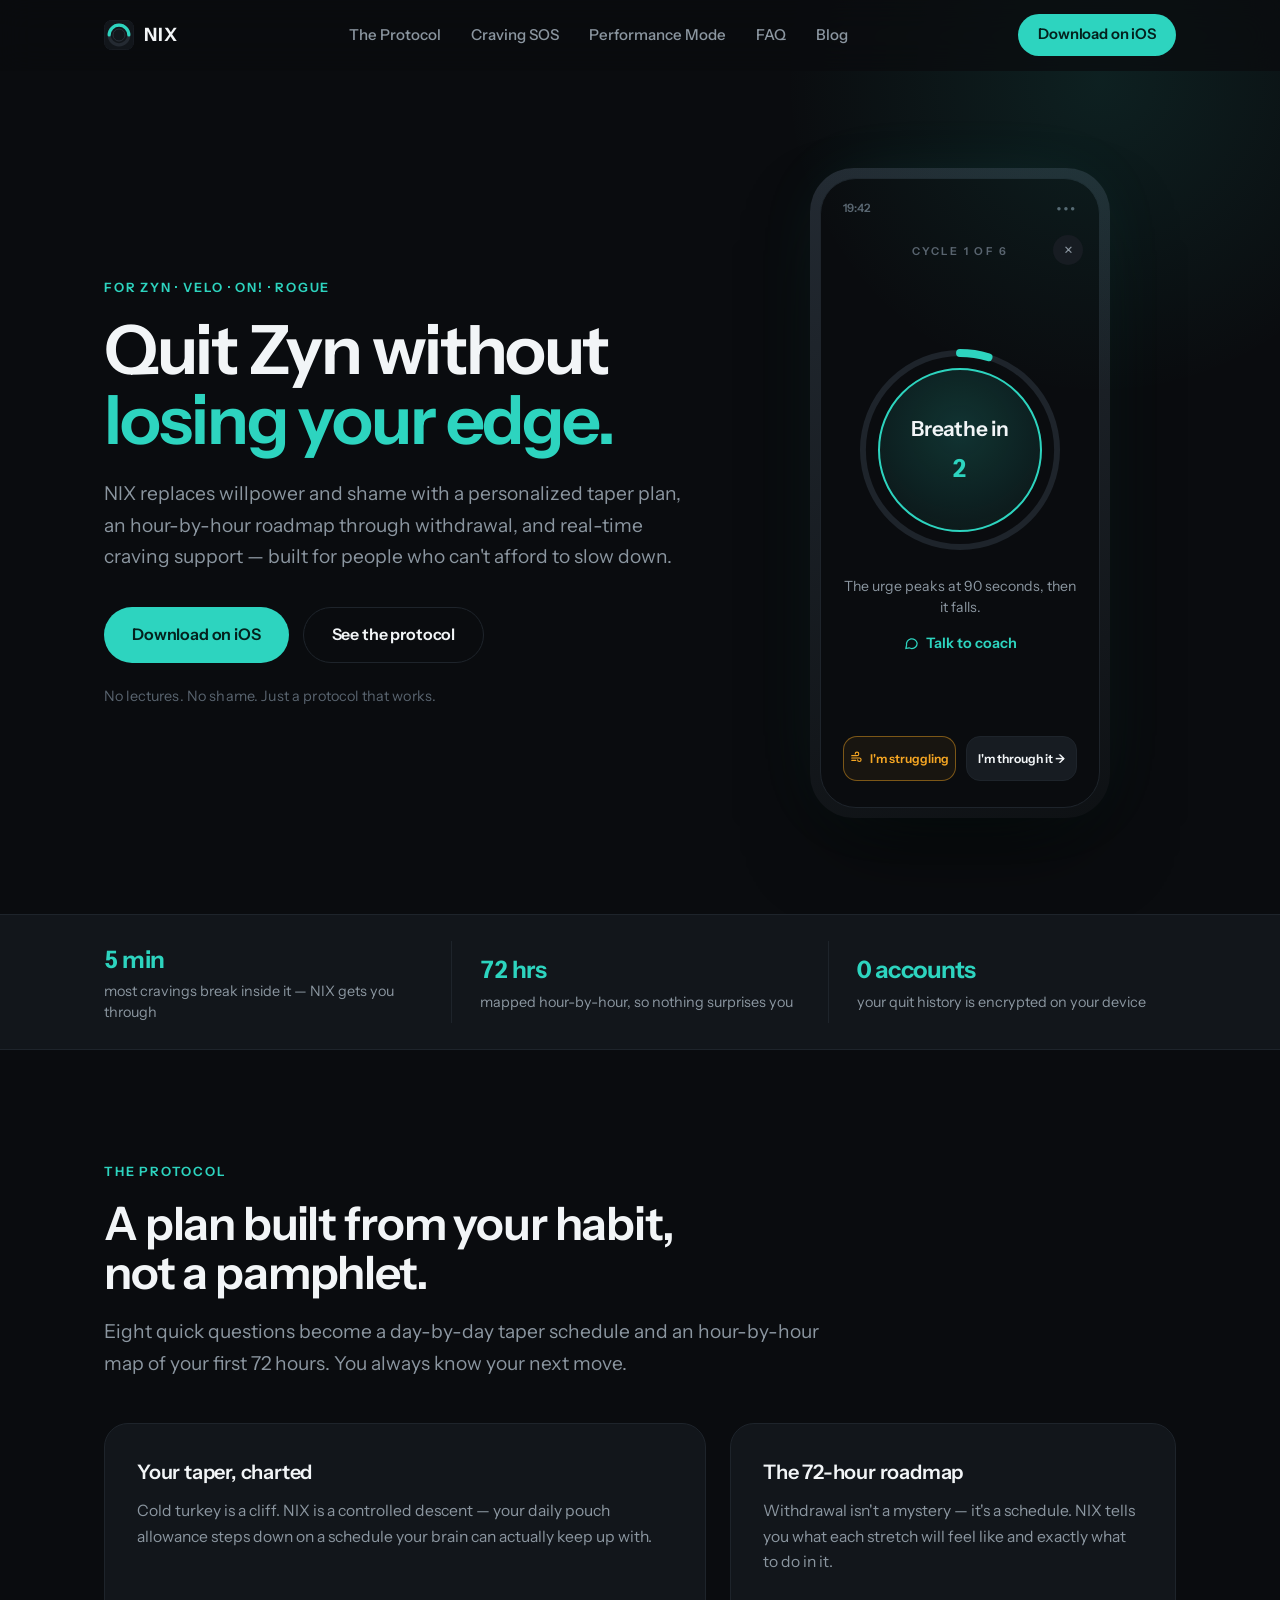
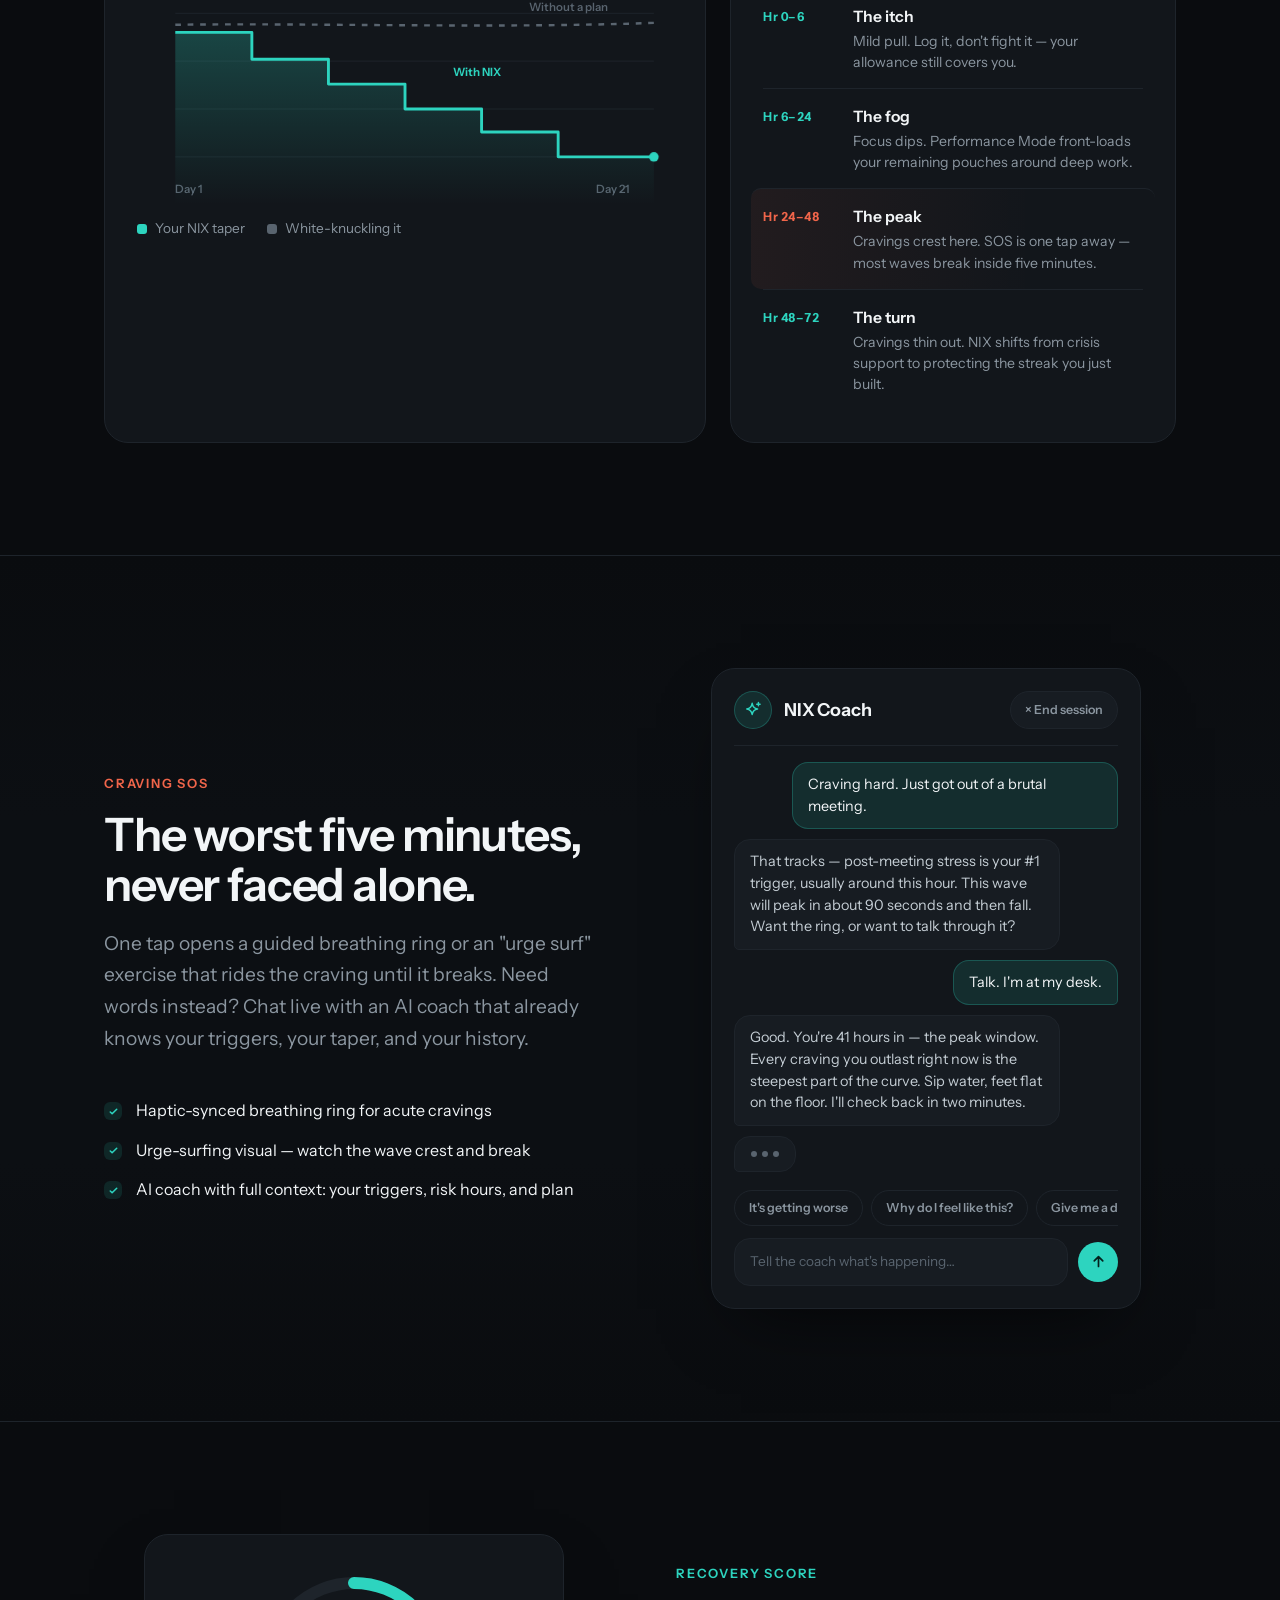
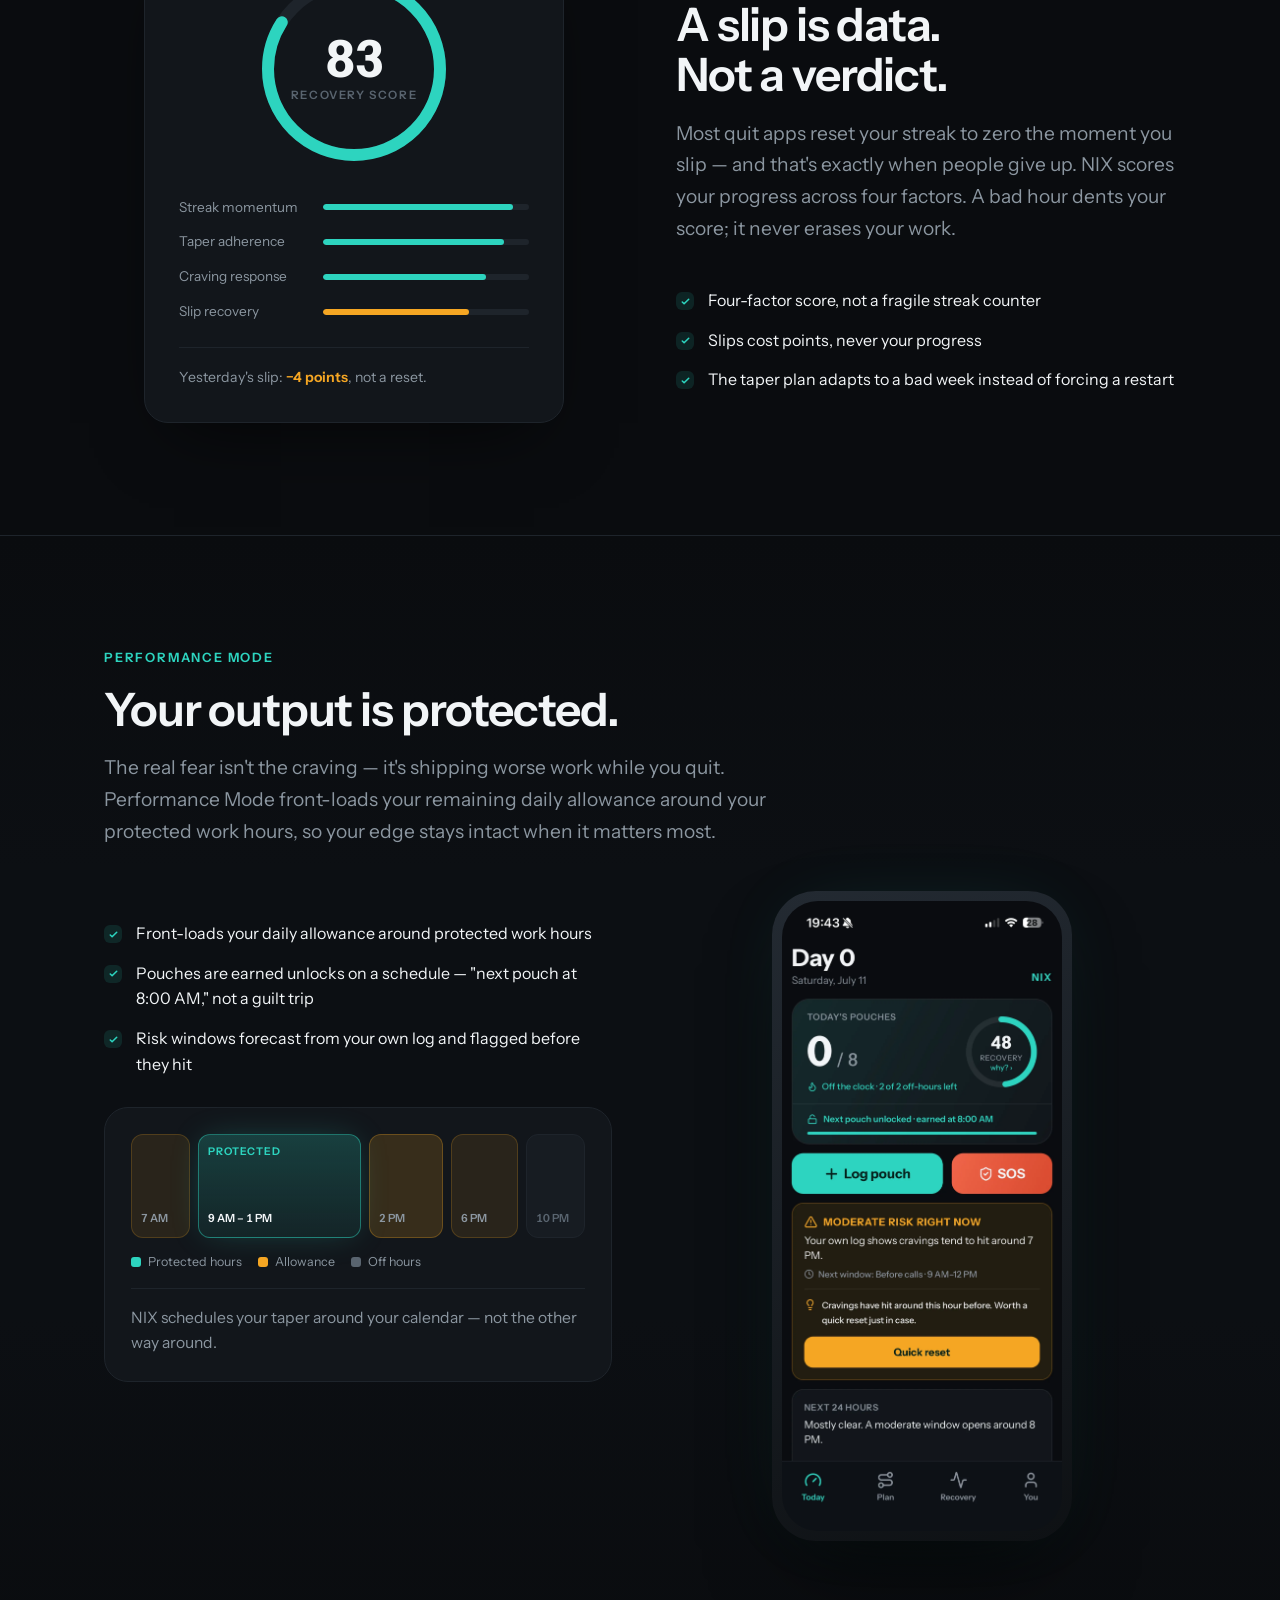
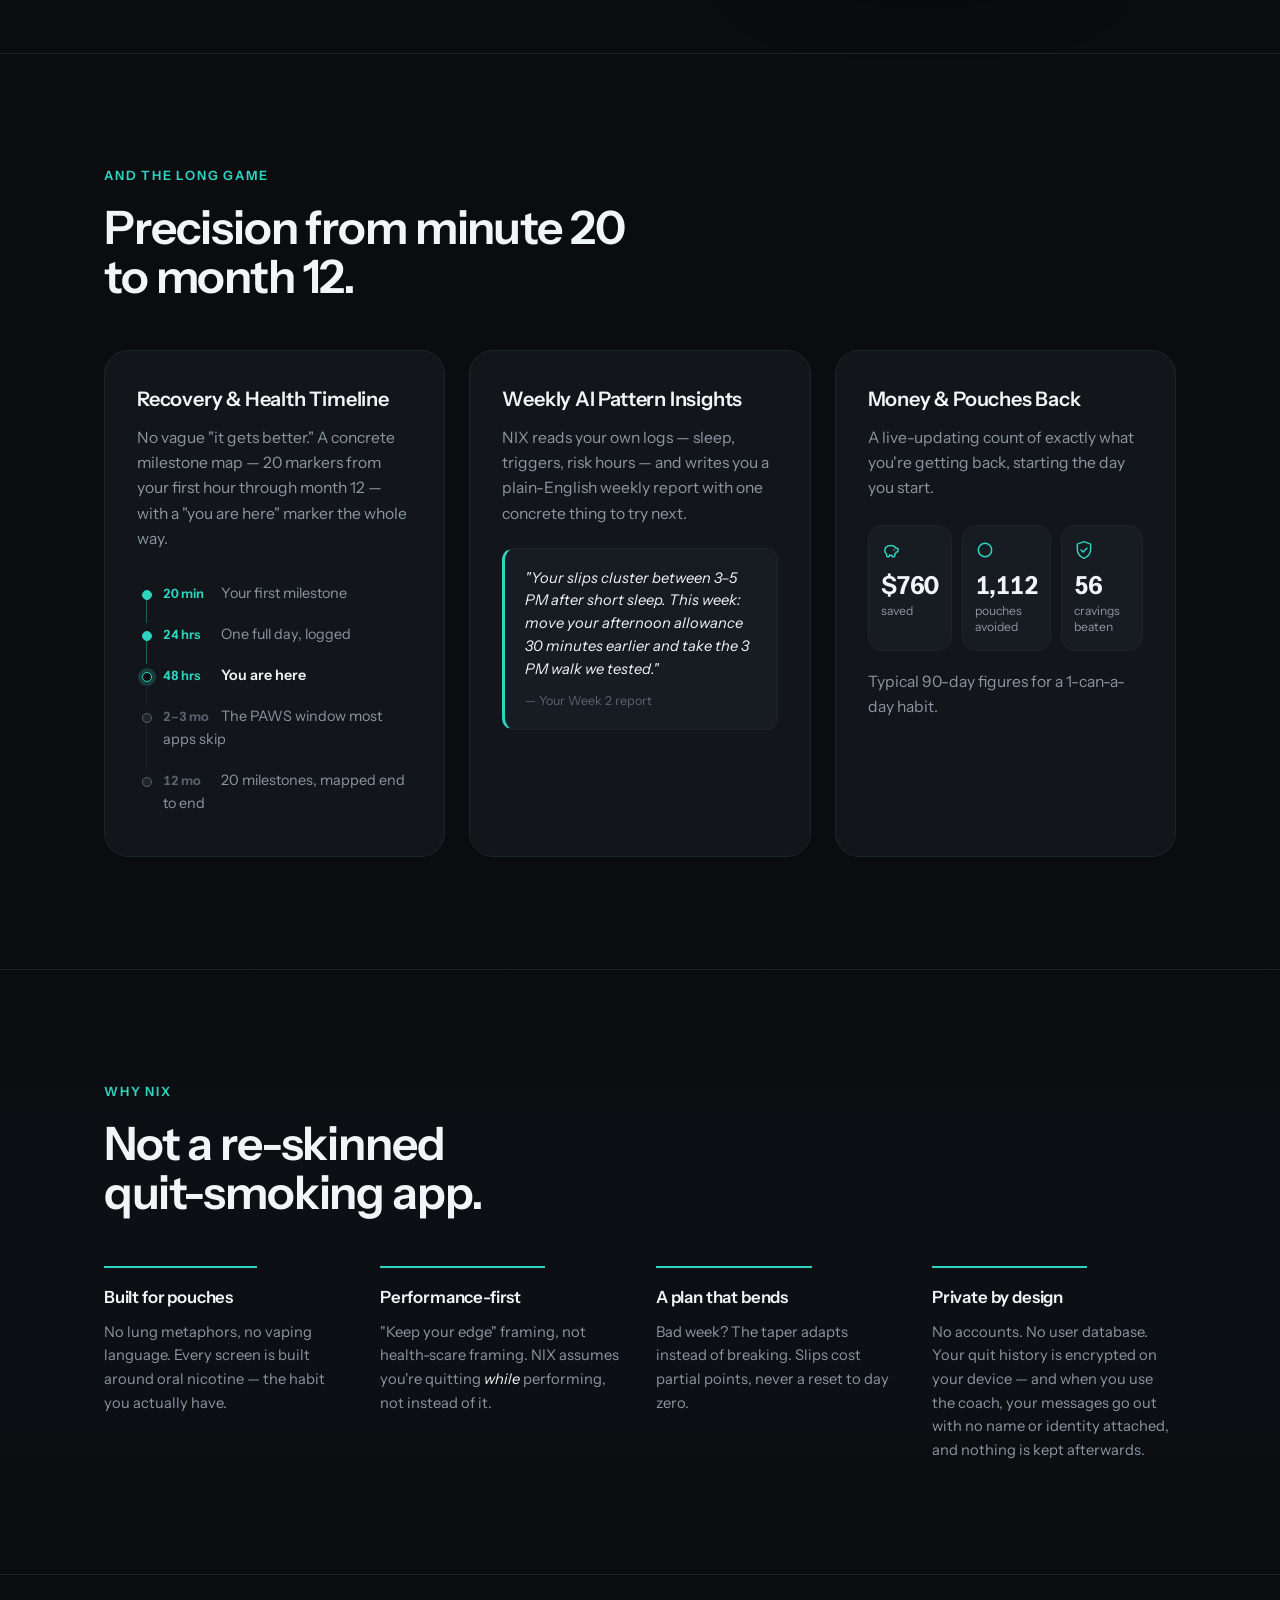
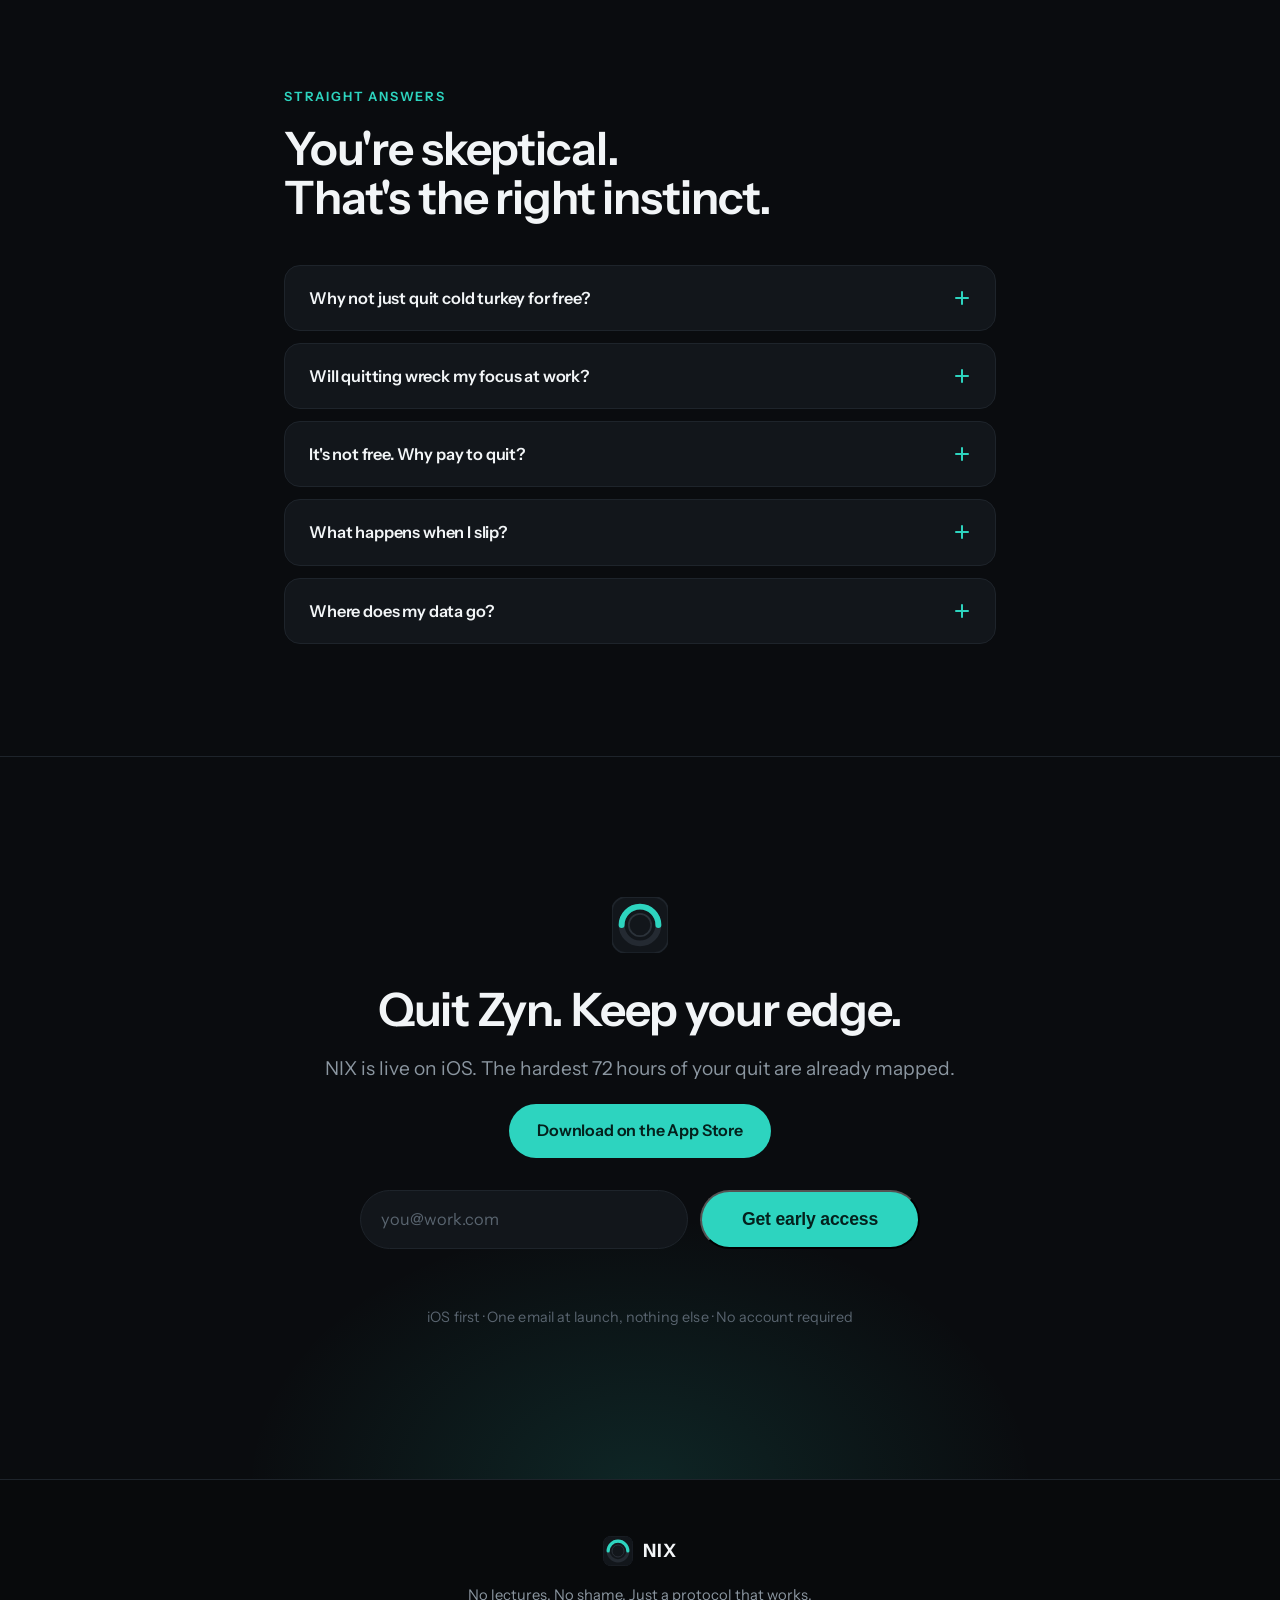
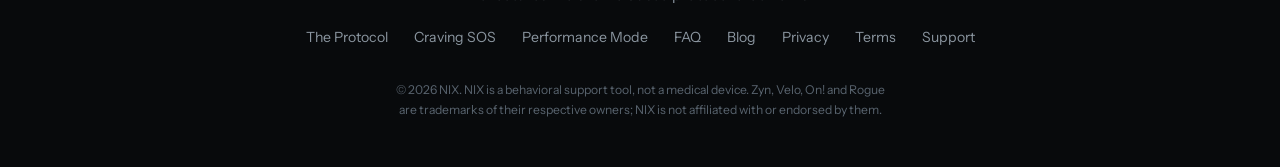
<file: index.html>
<!DOCTYPE html>
<html lang="en">
<head>
  <meta charset="UTF-8" />
  <meta name="viewport" content="width=device-width, initial-scale=1.0" />
  <title>NIX — Quit Zyn. Keep your edge.</title>
  <meta name="description" content="NIX is a precision quit app for nicotine pouches. A personalized taper plan, an hour-by-hour roadmap through withdrawal, and real-time craving support — so you can quit Zyn without losing your work performance." />
  <meta property="og:title" content="NIX — Quit Zyn. Keep your edge." />
  <meta property="og:description" content="A precision quit app for nicotine pouches. No lectures. No shame. Just a protocol that works." />
  <meta property="og:type" content="website" />
  <link rel="icon" href="/assets/favicon-48.png" sizes="48x48" type="image/png" />
  <link rel="icon" href="/assets/favicon-192.png" sizes="192x192" type="image/png" />
  <link rel="apple-touch-icon" href="/assets/apple-touch-icon.png" />
  <link rel="preconnect" href="https://fonts.googleapis.com" />
  <link rel="preconnect" href="https://fonts.gstatic.com" crossorigin />
  <link href="https://fonts.googleapis.com/css2?family=Instrument+Sans:ital,wght@0,400..700;1,400..700&display=swap" rel="stylesheet" />
  <link rel="stylesheet" href="styles.css?v=6" />
  <link rel="preload" as="image" href="assets/today-screen.webp" type="image/webp" fetchpriority="high" />
  <link rel="canonical" href="https://nixthepouch.com/" />
  <meta property="og:url" content="https://nixthepouch.com/" />
  <!-- PNG, not WebP: some link scrapers won't render WebP cards. Regenerate with
       python3 ~/seo-engine/tools/build_og_image.py brand-card assets/og-home.png -->
  <meta property="og:image" content="https://nixthepouch.com/assets/og-home.png" />
  <meta property="og:image:width" content="1200" />
  <meta property="og:image:height" content="630" />
  <meta property="og:image:alt" content="NIX — Quit Zyn. Keep your edge. A precision quit app for nicotine pouches." />
  <meta name="twitter:card" content="summary_large_image" />
  <meta name="twitter:image" content="https://nixthepouch.com/assets/og-home.png" />
  <script type="application/ld+json">
  {
    "@context": "https://schema.org",
    "@graph": [
      {
        "@type": "Organization",
        "@id": "https://nixthepouch.com/#organization",
        "name": "AGL Labs LLC",
        "url": "https://nixthepouch.com/",
        "email": "contact@agl-labs.com"
      },
      {
        "@type": "WebSite",
        "@id": "https://nixthepouch.com/#website",
        "url": "https://nixthepouch.com/",
        "name": "NIX",
        "publisher": {
          "@id": "https://nixthepouch.com/#organization"
        },
        "inLanguage": "en-US"
      },
      {
        "@type": "SoftwareApplication",
        "@id": "https://nixthepouch.com/#app",
        "name": "NIX",
        "applicationCategory": "HealthApplication",
        "applicationSubCategory": "Smoking Cessation",
        "operatingSystem": "iOS",
        "description": "A precision quit app for nicotine pouches. A personalized taper plan, an hour-by-hour roadmap through withdrawal, and real-time craving support.",
        "url": "https://nixthepouch.com/",
        "downloadUrl": "https://apps.apple.com/us/app/id6798907308",
        "publisher": {
          "@id": "https://nixthepouch.com/#organization"
        },
        "isAccessibleForFree": false,
        "offers": [
          {
            "@type": "Offer",
            "price": "59.99",
            "priceCurrency": "USD",
            "category": "Annual subscription"
          },
          {
            "@type": "Offer",
            "price": "11.99",
            "priceCurrency": "USD",
            "category": "Monthly subscription"
          }
        ]
      },
      {
        "@type": "FAQPage",
        "@id": "https://nixthepouch.com/#faq",
        "isPartOf": {
          "@id": "https://nixthepouch.com/#website"
        },
        "mainEntity": [
          {
            "@type": "Question",
            "name": "Why not just quit cold turkey for free?",
            "acceptedAnswer": {
              "@type": "Answer",
              "text": "You can — most people have tried, and most cold-turkey attempts fail because there's no structure for hour 30, when it gets hard. NIX gives you a taper your brain can keep up with and an hour-by-hour roadmap, so you always know the next move instead of negotiating with yourself."
            }
          },
          {
            "@type": "Question",
            "name": "Will quitting wreck my focus at work?",
            "acceptedAnswer": {
              "@type": "Answer",
              "text": "That fear is exactly what Performance Mode is built for. It front-loads your remaining allowance around your protected work hours, so withdrawal fog lands in the hours that matter least — not during your 10 AM deep-work block."
            }
          },
          {
            "@type": "Question",
            "name": "It's not free. Why pay to quit?",
            "acceptedAnswer": {
              "@type": "Answer",
              "text": "A year of NIX costs less than a single month of pouches for a typical habit, and it tracks exactly how much money you get back from day one. Most users see the app pay for itself inside the first two weeks — in cash, not vibes."
            }
          },
          {
            "@type": "Question",
            "name": "What happens when I slip?",
            "acceptedAnswer": {
              "@type": "Answer",
              "text": "You log it, your Recovery Score dips a few points, and the plan adjusts. No reset, no lecture, no red screen of shame. A slip is one data point in a working protocol — and the data says people who don't spiral after a slip are the ones who actually quit."
            }
          },
          {
            "@type": "Question",
            "name": "Where does my data go?",
            "acceptedAnswer": {
              "@type": "Answer",
              "text": "Your logs, triggers and history stay on your device, encrypted, and there is no account or user database anywhere. The one exception is the AI coach: to answer you, it sends your message and quit context to our server and on to OpenAI. No name, email or identity is attached — we don't have those — and nothing is stored afterwards. Everything else never leaves your phone. The Privacy Policy spells out exactly what goes where."
            }
          }
        ]
      }
    ]
  }
  </script>
</head>
<body>

  <!-- ======================= NAV ======================= -->
  <header class="nav" id="nav">
    <div class="nav-inner">
      <a href="#top" class="wordmark" aria-label="NIX home">
        <svg class="mark" viewBox="0 0 32 32" aria-hidden="true">
          <rect width="32" height="32" rx="8" fill="var(--surface)"/>
          <circle cx="16" cy="16" r="10.5" fill="none" stroke="#242a32" stroke-width="3.4"/>
          <path d="M5.5 16a10.5 10.5 0 0 1 21 0" fill="none" stroke="var(--mint)"
                stroke-width="3.4" stroke-linecap="round"/>
          <circle cx="16" cy="16" r="6.4" fill="#12161b" stroke="#2b323a" stroke-width="1"/>
        </svg>
        <span>NIX</span>
      </a>
      <nav class="nav-links" aria-label="Primary">
        <a href="#protocol">The Protocol</a>
        <a href="#sos">Craving SOS</a>
        <a href="#performance">Performance Mode</a>
        <a href="#faq">FAQ</a>
        <a href="blog/">Blog</a>
      </nav>
      <a href="https://apps.apple.com/us/app/id6798907308" class="btn btn-primary btn-sm">Download on iOS</a>
    </div>
  </header>

  <main id="top">

    <!-- ======================= HERO ======================= -->
    <section class="hero">
      <div class="hero-glow" aria-hidden="true"></div>
      <div class="container hero-grid">
        <div class="hero-copy">
          <p class="eyebrow reveal">For Zyn · Velo · On! · Rogue</p>
          <h1 class="reveal d1">Quit Zyn without <em>losing your edge.</em></h1>
          <p class="lede reveal d2">NIX replaces willpower and shame with a personalized taper plan, an hour-by-hour roadmap through withdrawal, and real-time craving support — built for people who can't afford to slow down.</p>
          <div class="hero-actions reveal d3">
            <a href="https://apps.apple.com/us/app/id6798907308" class="btn btn-primary">Download on iOS</a>
            <a href="#protocol" class="btn btn-ghost">See the protocol</a>
          </div>
          <p class="hero-note reveal d4">No lectures. No shame. Just a protocol that works.</p>
        </div>

        <!-- Phone mockup: SOS breathing screen -->
        <div class="hero-visual reveal d2">
          <div class="phone" aria-label="NIX app — Craving SOS breathing screen">
            <div class="phone-screen sos-screen">
              <div class="phone-status"><span>19:42</span><span class="status-dots">●●●</span></div>
              <div class="sos-topbar">
                <span class="sos-cycle" id="breath-cycle">CYCLE 1 OF 6</span>
                <span class="sos-close" aria-hidden="true">&times;</span>
              </div>
              <div class="breath-wrap">
                <svg class="breath-track" viewBox="0 0 210 210" aria-hidden="true">
                  <circle cx="105" cy="105" r="98" fill="none" stroke="#1E242B" stroke-width="6"/>
                  <circle id="breath-arc" cx="105" cy="105" r="98" fill="none" stroke="#2DD4BF" stroke-width="8"
                          stroke-linecap="round" stroke-dasharray="615.75" stroke-dashoffset="580"
                          transform="rotate(-90 105 105)"/>
                </svg>
                <div class="breath-core" id="breath-core">
                  <span class="breath-word" id="breath-word">Breathe in</span>
                  <span class="breath-count" id="breath-count">4</span>
                </div>
              </div>
              <p class="sos-caption" id="breath-caption">The urge peaks at 90 seconds, then it falls.</p>
              <span class="sos-coach">
                <svg viewBox="0 0 24 24" fill="none" stroke="currentColor" stroke-width="2" stroke-linecap="round" stroke-linejoin="round" aria-hidden="true"><path d="M21 11.5a8.5 8.5 0 0 1-8.5 8.5c-1.6 0-3-.4-4.3-1.1L3 20l1.1-5.2A8.5 8.5 0 1 1 21 11.5z"/></svg>
                Talk to coach
              </span>
              <div class="sos-btns">
                <span class="sos-btn sos-btn-amber">
                  <svg viewBox="0 0 24 24" fill="none" stroke="currentColor" stroke-width="2" stroke-linecap="round" aria-hidden="true"><path d="M3 8h9a3 3 0 1 0-3-3M3 12h13a3 3 0 1 1-3 3M3 16h7"/></svg>
                  I'm struggling
                </span>
                <span class="sos-btn sos-btn-dark">I'm through it &rarr;</span>
              </div>
            </div>
          </div>
        </div>
      </div>
    </section>

    <!-- ======================= TRUST STRIP ======================= -->
    <section class="strip">
      <div class="container strip-inner">
        <div class="strip-item"><strong>5 min</strong><span>most cravings break inside it — NIX gets you through</span></div>
        <div class="strip-divider" aria-hidden="true"></div>
        <div class="strip-item"><strong>72 hrs</strong><span>mapped hour-by-hour, so nothing surprises you</span></div>
        <div class="strip-divider" aria-hidden="true"></div>
        <div class="strip-item"><strong>0 accounts</strong><span>your quit history is encrypted on your device</span></div>
      </div>
    </section>

    <!-- ======================= THE PROTOCOL ======================= -->
    <section class="section" id="protocol">
      <div class="container">
        <p class="eyebrow reveal">The Protocol</p>
        <h2 class="reveal d1">A plan built from your habit,<br/>not a pamphlet.</h2>
        <p class="section-lede reveal d2">Eight quick questions become a day-by-day taper schedule and an hour-by-hour map of your first 72 hours. You always know your next move.</p>

        <div class="protocol-grid">
          <!-- Taper chart card -->
          <div class="card card-wide reveal">
            <div class="card-head">
              <h3>Your taper, charted</h3>
              <p>Cold turkey is a cliff. NIX is a controlled descent — your daily pouch allowance steps down on a schedule your brain can actually keep up with.</p>
            </div>
            <div class="taper-chart">
              <svg viewBox="0 0 560 240" role="img" aria-label="Chart comparing quitting without a plan — a flat line — against the NIX taper curve stepping down to zero">
                <defs>
                  <linearGradient id="mintFill" x1="0" y1="0" x2="0" y2="1">
                    <stop offset="0%" stop-color="#2DD4BF" stop-opacity="0.25"/>
                    <stop offset="100%" stop-color="#2DD4BF" stop-opacity="0"/>
                  </linearGradient>
                </defs>
                <g class="grid-lines" stroke="#1E242B" stroke-width="1">
                  <line x1="40" y1="40" x2="540" y2="40"/>
                  <line x1="40" y1="90" x2="540" y2="90"/>
                  <line x1="40" y1="140" x2="540" y2="140"/>
                  <line x1="40" y1="190" x2="540" y2="190"/>
                </g>
                <text x="40" y="228" class="axis-label">Day 1</text>
                <text x="480" y="228" class="axis-label">Day 21</text>
                <!-- flat "no plan" line -->
                <path class="line-flat" d="M40 52 C 180 50, 380 56, 540 50" fill="none" stroke="#59646F" stroke-width="2.5" stroke-dasharray="6 7"/>
                <text x="410" y="38" class="chart-label muted-label">Without a plan</text>
                <!-- NIX taper curve -->
                <path class="area-mint" d="M40 60 L120 60 L120 88 L200 88 L200 114 L280 114 L280 140 L360 140 L360 164 L440 164 L440 190 L540 190 L540 190 L540 240 L40 240 Z" fill="url(#mintFill)" stroke="none"/>
                <path class="line-mint" d="M40 60 L120 60 L120 88 L200 88 L200 114 L280 114 L280 140 L360 140 L360 164 L440 164 L440 190 L540 190" fill="none" stroke="#2DD4BF" stroke-width="3" stroke-linejoin="round"/>
                <circle class="taper-dot" cx="540" cy="190" r="5" fill="#2DD4BF"/>
                <text x="330" y="105" class="chart-label mint-label">With NIX</text>
              </svg>
              <div class="chart-key">
                <span><i class="key-dot key-mint"></i>Your NIX taper</span>
                <span><i class="key-dot key-flat"></i>White-knuckling it</span>
              </div>
            </div>
          </div>

          <!-- 72-hour roadmap card -->
          <div class="card reveal d1">
            <div class="card-head">
              <h3>The 72-hour roadmap</h3>
              <p>Withdrawal isn't a mystery — it's a schedule. NIX tells you what each stretch will feel like and exactly what to do in it.</p>
            </div>
            <ol class="roadmap">
              <li>
                <span class="rm-hour">Hr 0–6</span>
                <div><strong>The itch</strong><p>Mild pull. Log it, don't fight it — your allowance still covers you.</p></div>
              </li>
              <li>
                <span class="rm-hour">Hr 6–24</span>
                <div><strong>The fog</strong><p>Focus dips. Performance Mode front-loads your remaining pouches around deep work.</p></div>
              </li>
              <li class="rm-peak">
                <span class="rm-hour">Hr 24–48</span>
                <div><strong>The peak</strong><p>Cravings crest here. SOS is one tap away — most waves break inside five minutes.</p></div>
              </li>
              <li>
                <span class="rm-hour">Hr 48–72</span>
                <div><strong>The turn</strong><p>Cravings thin out. NIX shifts from crisis support to protecting the streak you just built.</p></div>
              </li>
            </ol>
          </div>
        </div>
      </div>
    </section>

    <!-- ======================= CRAVING SOS ======================= -->
    <section class="section section-alt" id="sos">
      <div class="container split">
        <div class="split-copy">
          <p class="eyebrow ember reveal">Craving SOS</p>
          <h2 class="reveal d1">The worst five minutes,<br/>never faced alone.</h2>
          <p class="section-lede reveal d2">One tap opens a guided breathing ring or an "urge surf" exercise that rides the craving until it breaks. Need words instead? Chat live with an AI coach that already knows your triggers, your taper, and your history.</p>
          <ul class="check-list reveal d3">
            <li>Haptic-synced breathing ring for acute cravings</li>
            <li>Urge-surfing visual — watch the wave crest and break</li>
            <li>AI coach with full context: your triggers, risk hours, and plan</li>
          </ul>
        </div>
        <div class="split-visual reveal d2">
          <!-- Coach chat mockup -->
          <div class="chat-card" aria-label="NIX AI coach chat example">
            <div class="chat-head">
              <span class="coach-badge" aria-hidden="true">
                <svg viewBox="0 0 24 24" fill="none" stroke="currentColor" stroke-width="1.8" stroke-linecap="round" stroke-linejoin="round"><path d="M11 4c.7 4.4 2.3 6 6.5 6.7-4.2.7-5.8 2.3-6.5 6.7-.7-4.4-2.3-6-6.5-6.7C8.7 10 10.3 8.4 11 4z"/><path d="M18.5 3v4M16.5 5h4"/></svg>
              </span>
              <strong>NIX Coach</strong>
              <span class="chat-end">&times; End session</span>
            </div>
            <div class="chat-body">
              <div class="msg user">Craving hard. Just got out of a brutal meeting.</div>
              <div class="msg coach">That tracks — post-meeting stress is your #1 trigger, usually around this hour. This wave will peak in about 90 seconds and then fall. Want the ring, or want to talk through it?</div>
              <div class="msg user">Talk. I'm at my desk.</div>
              <div class="msg coach">Good. You're 41 hours in — the peak window. Every craving you outlast right now is the steepest part of the curve. Sip water, feet flat on the floor. I'll check back in two minutes.</div>
              <div class="msg coach typing"><span></span><span></span><span></span></div>
            </div>
            <div class="chat-chips">
              <span class="chip">It's getting worse</span>
              <span class="chip">Why do I feel like this?</span>
              <span class="chip">Give me a distraction</span>
            </div>
            <div class="chat-input">
              <span class="chat-field">Tell the coach what's happening…</span>
              <span class="chat-send" aria-hidden="true">
                <svg viewBox="0 0 24 24" fill="none" stroke="currentColor" stroke-width="2.4" stroke-linecap="round" stroke-linejoin="round"><path d="M12 19V5M6 11l6-6 6 6"/></svg>
              </span>
            </div>
          </div>
        </div>
      </div>
    </section>

    <!-- ======================= RECOVERY SCORE ======================= -->
    <section class="section" id="score">
      <div class="container split split-flip">
        <div class="split-visual reveal d2">
          <div class="score-card" aria-label="Recovery Score example: 84 points across four factors">
            <div class="score-ring-wrap">
              <svg class="score-ring" viewBox="0 0 200 200">
                <circle cx="100" cy="100" r="86" fill="none" stroke="#1E242B" stroke-width="12"/>
                <circle class="score-arc" cx="100" cy="100" r="86" fill="none" stroke="#2DD4BF" stroke-width="12"
                        stroke-linecap="round" stroke-dasharray="540.4" stroke-dashoffset="540.4"
                        transform="rotate(-90 100 100)"/>
              </svg>
              <div class="score-center">
                <span class="score-num" data-count="84" data-duration="1400">0</span>
                <span class="score-cap">Recovery Score</span>
              </div>
            </div>
            <ul class="score-factors">
              <li><span>Streak momentum</span><i class="bar"><b style="--w:92%"></b></i></li>
              <li><span>Taper adherence</span><i class="bar"><b style="--w:88%"></b></i></li>
              <li><span>Craving response</span><i class="bar"><b style="--w:79%"></b></i></li>
              <li><span>Slip recovery</span><i class="bar bar-amber"><b style="--w:71%"></b></i></li>
            </ul>
            <p class="score-note">Yesterday's slip: <strong>−4 points</strong>, not a reset.</p>
          </div>
        </div>
        <div class="split-copy">
          <p class="eyebrow reveal">Recovery Score</p>
          <h2 class="reveal d1">A slip is data.<br/>Not a verdict.</h2>
          <p class="section-lede reveal d2">Most quit apps reset your streak to zero the moment you slip — and that's exactly when people give up. NIX scores your progress across four factors. A bad hour dents your score; it never erases your work.</p>
          <ul class="check-list reveal d3">
            <li>Four-factor score, not a fragile streak counter</li>
            <li>Slips cost points, never your progress</li>
            <li>The taper plan adapts to a bad week instead of forcing a restart</li>
          </ul>
        </div>
      </div>
    </section>

    <!-- ======================= PERFORMANCE MODE ======================= -->
    <section class="section section-alt" id="performance">
      <div class="container">
        <p class="eyebrow reveal">Performance Mode</p>
        <h2 class="reveal d1">Your output is protected.</h2>
        <p class="section-lede reveal d2">The real fear isn't the craving — it's shipping worse work while you quit. Performance Mode front-loads your remaining daily allowance around your protected work hours, so your edge stays intact when it matters most.</p>

        <div class="split perf-split">
          <div class="split-copy">
            <ul class="check-list reveal d2">
              <li>Front-loads your daily allowance around protected work hours</li>
              <li>Pouches are earned unlocks on a schedule — "next pouch at 8:00 AM," not a guilt trip</li>
              <li>Risk windows forecast from your own log and flagged before they hit</li>
            </ul>
            <div class="card perf-mini reveal d3">
              <div class="perf-track" role="img" aria-label="A workday timeline showing pouch allowance concentrated around protected deep-work hours from 9am to 1pm">
                <div class="perf-block perf-low"><span>7 AM</span></div>
                <div class="perf-block perf-protected">
                  <span class="perf-tag">Protected</span>
                  <span>9 AM – 1 PM</span>
                </div>
                <div class="perf-block perf-mid"><span>2 PM</span></div>
                <div class="perf-block perf-low"><span>6 PM</span></div>
                <div class="perf-block perf-off"><span>10 PM</span></div>
              </div>
              <div class="perf-legend">
                <span><i class="key-dot key-mint"></i>Protected hours</span>
                <span><i class="key-dot key-amber"></i>Allowance</span>
                <span><i class="key-dot key-flat"></i>Off hours</span>
              </div>
              <p class="perf-caption">NIX schedules your taper around your calendar — not the other way around.</p>
            </div>
          </div>

          <!-- Phone mockup: Today tab (real app screenshot) -->
          <div class="split-visual reveal d3">
            <div class="phone phone-today">
              <picture>
                <source srcset="assets/today-screen.webp" type="image/webp" />
                <img class="phone-shot" src="assets/today-screen.png" fetchpriority="high" decoding="async" alt="NIX app — Today screen showing daily pouch allowance, recovery score, and a predicted risk window" />
              </picture>
            </div>
          </div>
        </div>
      </div>
    </section>

    <!-- ======================= SUPPORTING FEATURES ======================= -->
    <section class="section" id="more">
      <div class="container">
        <p class="eyebrow reveal">And the long game</p>
        <h2 class="reveal d1">Precision from minute 20<br/>to month 12.</h2>

        <div class="feature-grid">
          <div class="card reveal">
            <h3>Recovery &amp; Health Timeline</h3>
            <p>No vague "it gets better." A concrete milestone map — 20 markers from your first hour through month 12 — with a "you are here" marker the whole way.</p>
            <ul class="timeline-mini">
              <li class="done"><span>20 min</span>Your first milestone</li>
              <li class="done"><span>24 hrs</span>One full day, logged</li>
              <li class="here"><span>48 hrs</span>You are here</li>
              <li><span>2&ndash;3 mo</span>The PAWS window most apps skip</li>
              <li><span>12 mo</span>20 milestones, mapped end to end</li>
            </ul>
          </div>

          <div class="card reveal d1">
            <h3>Weekly AI Pattern Insights</h3>
            <p>NIX reads your own logs — sleep, triggers, risk hours — and writes you a plain-English weekly report with one concrete thing to try next.</p>
            <div class="insight-quote">
              <p>"Your slips cluster between 3–5 PM after short sleep. This week: move your afternoon allowance 30 minutes earlier and take the 3 PM walk we tested."</p>
              <span>— Your Week 2 report</span>
            </div>
          </div>

          <div class="card reveal d2">
            <h3>Money &amp; Pouches Back</h3>
            <p>A live-updating count of exactly what you're getting back, starting the day you start.</p>
            <div class="money-stats">
              <div class="money-stat">
                <svg viewBox="0 0 24 24" fill="none" stroke="currentColor" stroke-width="1.8" stroke-linecap="round" stroke-linejoin="round" aria-hidden="true"><path d="M4.5 12.5C4.5 9.2 7.6 6.5 11.5 6.5c2.9 0 5.4 1.4 6.4 3.4h1.6a1 1 0 0 1 1 1v2.4a1 1 0 0 1-1 1h-1c-.4 1-1.1 1.9-2 2.5V19a1 1 0 0 1-1 1h-1.4a1 1 0 0 1-1-1v-.6h-3v.6a1 1 0 0 1-1 1H7.7a1 1 0 0 1-1-1v-2.2c-1.4-1.1-2.2-2.6-2.2-4.3z"/><path d="M15.5 12h.01"/></svg>
                <span class="money-num">$<span data-count="847" data-duration="1600">0</span></span>
                <span class="money-cap">saved</span>
              </div>
              <div class="money-stat">
                <svg viewBox="0 0 24 24" fill="none" stroke="currentColor" stroke-width="1.8" aria-hidden="true"><circle cx="12" cy="12" r="8"/></svg>
                <span class="money-num"><span data-count="1240" data-duration="1600">0</span></span>
                <span class="money-cap">pouches avoided</span>
              </div>
              <div class="money-stat">
                <svg viewBox="0 0 24 24" fill="none" stroke="currentColor" stroke-width="1.8" stroke-linecap="round" stroke-linejoin="round" aria-hidden="true"><path d="M12 2l8 3v6c0 5-3.5 9-8 11-4.5-2-8-6-8-11V5z"/><path d="M8.5 12l2.5 2.5 4.5-4.5"/></svg>
                <span class="money-num"><span data-count="62" data-duration="1600">0</span></span>
                <span class="money-cap">cravings beaten</span>
              </div>
            </div>
            <p class="money-note">Typical 90-day figures for a 1-can-a-day habit.</p>
          </div>
        </div>
      </div>
    </section>

    <!-- ======================= DIFFERENTIATORS ======================= -->
    <section class="section section-alt" id="different">
      <div class="container">
        <p class="eyebrow reveal">Why NIX</p>
        <h2 class="reveal d1">Not a re-skinned<br/>quit-smoking app.</h2>
        <div class="diff-grid">
          <div class="diff-item reveal">
            <h3>Built for pouches</h3>
            <p>No lung metaphors, no vaping language. Every screen is built around oral nicotine — the habit you actually have.</p>
          </div>
          <div class="diff-item reveal d1">
            <h3>Performance-first</h3>
            <p>"Keep your edge" framing, not health-scare framing. NIX assumes you're quitting <em>while</em> performing, not instead of it.</p>
          </div>
          <div class="diff-item reveal d2">
            <h3>A plan that bends</h3>
            <p>Bad week? The taper adapts instead of breaking. Slips cost partial points, never a reset to day zero.</p>
          </div>
          <div class="diff-item reveal d3">
            <h3>Private by design</h3>
            <p>No accounts. No user database. Your quit history is encrypted on your device — and when you use the coach, your messages go out with no name or identity attached, and nothing is kept afterwards.</p>
          </div>
        </div>
      </div>
    </section>

    <!-- ======================= FAQ ======================= -->
    <section class="section" id="faq">
      <div class="container container-narrow">
        <p class="eyebrow reveal">Straight answers</p>
        <h2 class="reveal d1">You're skeptical.<br/>That's the right instinct.</h2>
        <div class="faq-list reveal d2">
          <details>
            <summary>Why not just quit cold turkey for free?<span class="faq-x" aria-hidden="true"></span></summary>
            <p>You can — most people have tried, and most cold-turkey attempts fail because there's no structure for hour 30, when it gets hard. NIX gives you a taper your brain can keep up with and an hour-by-hour roadmap, so you always know the next move instead of negotiating with yourself.</p>
          </details>
          <details>
            <summary>Will quitting wreck my focus at work?<span class="faq-x" aria-hidden="true"></span></summary>
            <p>That fear is exactly what Performance Mode is built for. It front-loads your remaining allowance around your protected work hours, so withdrawal fog lands in the hours that matter least — not during your 10 AM deep-work block.</p>
          </details>
          <details>
            <summary>It's not free. Why pay to quit?<span class="faq-x" aria-hidden="true"></span></summary>
            <p>A year of NIX costs less than a single month of pouches for a typical habit, and it tracks exactly how much money you get back from day one. Most users see the app pay for itself inside the first two weeks — in cash, not vibes.</p>
          </details>
          <details>
            <summary>What happens when I slip?<span class="faq-x" aria-hidden="true"></span></summary>
            <p>You log it, your Recovery Score dips a few points, and the plan adjusts. No reset, no lecture, no red screen of shame. A slip is one data point in a working protocol — and the data says people who don't spiral after a slip are the ones who actually quit.</p>
          </details>
          <details>
            <summary>Where does my data go?<span class="faq-x" aria-hidden="true"></span></summary>
            <p>Your logs, triggers and history stay on your device, encrypted, and there is no account or user database anywhere. The one exception is the AI coach: to answer you, it sends your message and quit context to our server and on to OpenAI. No name, email or identity is attached — we don't have those — and nothing is stored afterwards. Everything else never leaves your phone. The <a href="privacy.html">Privacy Policy</a> spells out exactly what goes where.</p>
          </details>
        </div>
      </div>
    </section>

    <!-- ======================= FINAL CTA / WAITLIST ======================= -->
    <section class="final" id="waitlist">
      <div class="final-glow" aria-hidden="true"></div>
      <div class="container final-inner">
        <svg class="mark mark-lg reveal" viewBox="0 0 32 32" aria-hidden="true">
          <rect width="32" height="32" rx="8" fill="var(--surface)"/>
          <circle cx="16" cy="16" r="10.5" fill="none" stroke="#242a32" stroke-width="3.4"/><path d="M5.5 16a10.5 10.5 0 0 1 21 0" fill="none" stroke="var(--mint)" stroke-width="3.4" stroke-linecap="round"/><circle cx="16" cy="16" r="6.4" fill="#12161b" stroke="#2b323a" stroke-width="1"/>
        </svg>
        <h2 class="reveal d1">Quit Zyn. Keep your edge.</h2>
        <p class="section-lede reveal d2">NIX is live on iOS. The hardest 72 hours of your quit are already mapped.</p>

        <div class="reveal d2" style="margin-top:20px">
          <a href="https://apps.apple.com/us/app/id6798907308" class="btn btn-primary">Download on the App Store</a>
        </div>

        <div class="signup reveal d3">
          <!-- Posts to Formspree over fetch (see script.js) so the visitor stays on
               the page. action/method are the no-JS fallback: if the script fails,
               the browser posts normally and Formspree shows its own confirmation. -->
          <form
            id="waitlist-form"
            class="signup-form"
            action="https://formspree.io/f/xrpzgyky"
            method="POST"
          >
            <input type="hidden" name="_subject" value="New NIX early-access signup" />
            <!-- Honeypot: bots fill hidden fields, humans don't. Formspree drops these. -->
            <input type="text" name="_gotcha" tabindex="-1" autocomplete="off" aria-hidden="true" />

            <label class="sr-only" for="waitlist-email">Email address</label>
            <div class="signup-row">
              <input
                type="email"
                id="waitlist-email"
                name="email"
                required
                autocomplete="email"
                inputmode="email"
                placeholder="you@work.com"
                class="signup-input"
              />
              <button type="submit" class="btn btn-primary btn-lg signup-btn">
                Get early access
              </button>
            </div>
          </form>

          <p class="signup-msg" id="waitlist-msg" role="status" aria-live="polite"></p>
        </div>

        <p class="hero-note reveal d4">iOS first · One email at launch, nothing else · No account required</p>
      </div>
    </section>
  </main>

  <footer class="footer">
    <div class="container footer-inner">
      <div class="wordmark wordmark-footer">
        <svg class="mark" viewBox="0 0 32 32" aria-hidden="true">
          <rect width="32" height="32" rx="8" fill="var(--surface)"/>
          <circle cx="16" cy="16" r="10.5" fill="none" stroke="#242a32" stroke-width="3.4"/>
          <path d="M5.5 16a10.5 10.5 0 0 1 21 0" fill="none" stroke="var(--mint)"
                stroke-width="3.4" stroke-linecap="round"/>
          <circle cx="16" cy="16" r="6.4" fill="#12161b" stroke="#2b323a" stroke-width="1"/>
        </svg>
        <span>NIX</span>
      </div>
      <p class="footer-tag">No lectures. No shame. Just a protocol that works.</p>
      <div class="footer-links">
        <a href="#protocol">The Protocol</a>
        <a href="#sos">Craving SOS</a>
        <a href="#performance">Performance Mode</a>
        <a href="#faq">FAQ</a>
        <a href="blog/">Blog</a>
        <a href="privacy.html">Privacy</a>
        <a href="terms.html">Terms</a>
        <a href="support.html">Support</a>
      </div>
      <p class="footer-fine">© 2026 NIX. NIX is a behavioral support tool, not a medical device. Zyn, Velo, On! and Rogue are trademarks of their respective owners; NIX is not affiliated with or endorsed by them.</p>
    </div>
  </footer>

  <script src="script.js"></script>

  <!-- Cloudflare Web Analytics — cookieless, no personal data, no consent banner needed.
       Marketing page only: the legal pages are intentionally left untracked, since
       privacy.html carries a "No ads, no tracking" heading and Apple's reviewer opens it.
       The token is public by design; it ships in the HTML of every page. -->
  <script type="module" src="https://static.cloudflareinsights.com/beacon.min.js" data-cf-beacon='{"token": "2b1234ee9f5240d9b8bb72eadfc67a62"}'></script>
</body>
</html>
</file>
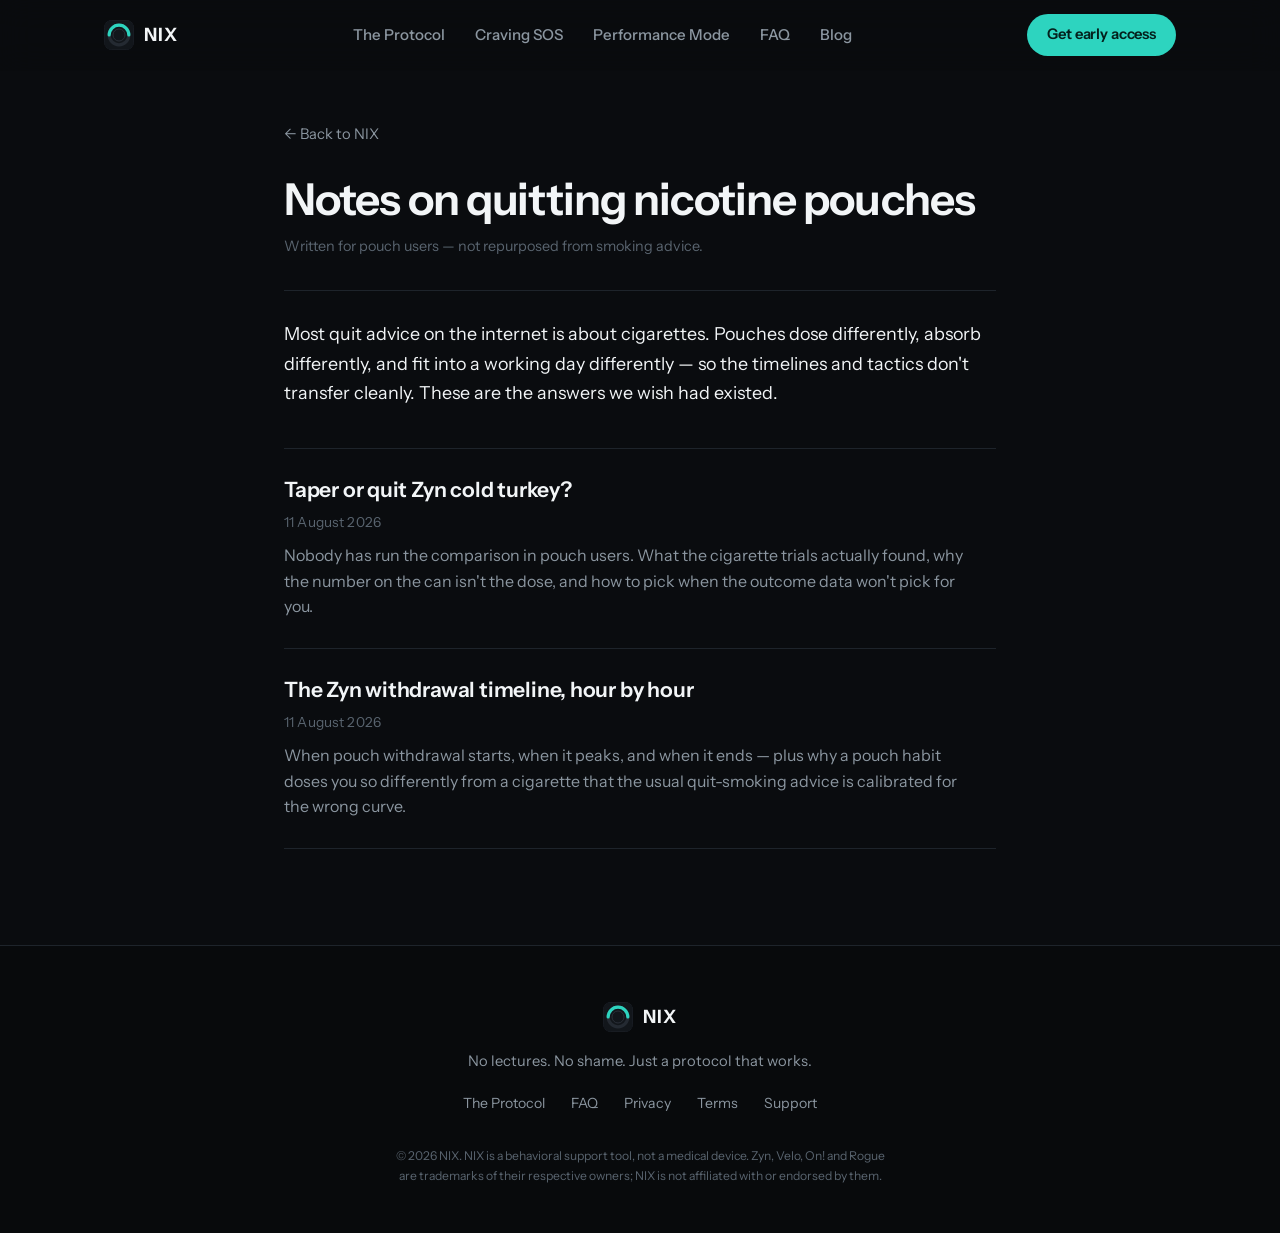
<file: blog/index.html>
<!DOCTYPE html>
<html lang="en">
<head>
  <meta charset="UTF-8" />
  <meta name="viewport" content="width=device-width, initial-scale=1.0" />
  <title>Notes on quitting nicotine pouches — NIX</title>
  <meta name="description" content="Straight answers about quitting nicotine pouches: withdrawal timelines, focus and performance, tapering, and what actually happens week by week. Written for pouch users, not repurposed from smoking advice." />
  <meta name="robots" content="index, follow" />
  <link rel="icon" href="/assets/favicon-48.png" sizes="48x48" type="image/png" />
  <link rel="icon" href="/assets/favicon-192.png" sizes="192x192" type="image/png" />
  <link rel="apple-touch-icon" href="/assets/apple-touch-icon.png" />
  <link rel="preconnect" href="https://fonts.googleapis.com" />
  <link rel="preconnect" href="https://fonts.gstatic.com" crossorigin />
  <link href="https://fonts.googleapis.com/css2?family=Instrument+Sans:ital,wght@0,400..700;1,400..700&display=swap" rel="stylesheet" />
  <link rel="stylesheet" href="../styles.css?v=6" />
  <link rel="stylesheet" href="../legal.css?v=1" />
  <link rel="stylesheet" href="../blog.css?v=1" />
  <link rel="canonical" href="https://nixthepouch.com/blog/" />
  <meta property="og:url" content="https://nixthepouch.com/blog/" />
  <meta property="og:title" content="Notes on quitting nicotine pouches — NIX" />
  <meta property="og:description" content="Straight answers about quitting nicotine pouches. No lectures. No shame." />
  <meta property="og:type" content="website" />
  <!-- Reuses the brand card; a listing page has no single subject of its own. -->
  <meta property="og:image" content="https://nixthepouch.com/assets/og-home.png" />
  <meta property="og:image:width" content="1200" />
  <meta property="og:image:height" content="630" />
  <meta property="og:image:alt" content="NIX — Quit Zyn. Keep your edge. A precision quit app for nicotine pouches." />
  <meta name="twitter:card" content="summary_large_image" />
  <meta name="twitter:image" content="https://nixthepouch.com/assets/og-home.png" />
  <script type="application/ld+json">
  {
    "@context": "https://schema.org",
    "@type": "Blog",
    "@id": "https://nixthepouch.com/blog/#blog",
    "url": "https://nixthepouch.com/blog/",
    "name": "Notes on quitting nicotine pouches",
    "description": "Straight answers about quitting nicotine pouches: withdrawal timelines, focus and performance, tapering, and what actually happens week by week.",
    "inLanguage": "en-US",
    "publisher": { "@id": "https://nixthepouch.com/#organization" }
  }
  </script>
</head>
<body>

  <header class="nav" id="nav">
    <div class="nav-inner">
      <a href="../index.html" class="wordmark" aria-label="NIX home">
        <svg class="mark" viewBox="0 0 32 32" aria-hidden="true">
          <rect width="32" height="32" rx="8" fill="var(--surface)"/>
          <circle cx="16" cy="16" r="10.5" fill="none" stroke="#242a32" stroke-width="3.4"/>
          <path d="M5.5 16a10.5 10.5 0 0 1 21 0" fill="none" stroke="var(--mint)"
                stroke-width="3.4" stroke-linecap="round"/>
          <circle cx="16" cy="16" r="6.4" fill="#12161b" stroke="#2b323a" stroke-width="1"/>
        </svg>
        <span>NIX</span>
      </a>
      <nav class="nav-links" aria-label="Primary">
        <a href="../index.html#protocol">The Protocol</a>
        <a href="../index.html#sos">Craving SOS</a>
        <a href="../index.html#performance">Performance Mode</a>
        <a href="../index.html#faq">FAQ</a>
        <a href="./">Blog</a>
      </nav>
      <a href="../index.html#waitlist" class="btn btn-primary btn-sm">Get early access</a>
    </div>
  </header>

  <main class="legal-main">
    <div class="container container-narrow">
      <a href="../index.html" class="legal-back">← Back to NIX</a>

      <div class="legal-header">
        <h1>Notes on quitting nicotine pouches</h1>
        <p class="legal-meta">Written for pouch users — not repurposed from smoking advice.</p>
      </div>

      <div class="legal-body">
        <p class="legal-lede">Most quit advice on the internet is about cigarettes. Pouches
        dose differently, absorb differently, and fit into a working day differently — so
        the timelines and tactics don't transfer cleanly. These are the answers we wish
        had existed.</p>
      </div>

      <!-- POSTS:START
           Add each new post as another <li class="post-item"> at the TOP of this list —
           newest first. Follow the existing entry exactly: linked <h2>, a .post-meta
           date, and a .post-excerpt of one or two sentences saying what the reader gets.

           The zero-post empty state (.blog-empty, styled in blog.css) was removed when
           the first post landed. Restore it only if this list is ever emptied. -->
      <ul class="post-list">
        <li class="post-item">
          <h2><a href="taper-vs-cold-turkey.html">Taper or quit Zyn cold turkey?</a></h2>
          <p class="post-meta">11 August 2026</p>
          <p class="post-excerpt">Nobody has run the comparison in pouch users. What the
          cigarette trials actually found, why the number on the can isn't the dose, and
          how to pick when the outcome data won't pick for you.</p>
        </li>
        <li class="post-item">
          <h2><a href="zyn-withdrawal-timeline.html">The Zyn withdrawal timeline, hour by hour</a></h2>
          <p class="post-meta">11 August 2026</p>
          <p class="post-excerpt">When pouch withdrawal starts, when it peaks, and when it
          ends — plus why a pouch habit doses you so differently from a cigarette that the
          usual quit-smoking advice is calibrated for the wrong curve.</p>
        </li>
      </ul>
      <!-- POSTS:END -->

    </div>
  </main>

  <footer class="footer">
    <div class="container footer-inner">
      <div class="wordmark wordmark-footer">
        <svg class="mark" viewBox="0 0 32 32" aria-hidden="true">
          <rect width="32" height="32" rx="8" fill="var(--surface)"/>
          <circle cx="16" cy="16" r="10.5" fill="none" stroke="#242a32" stroke-width="3.4"/>
          <path d="M5.5 16a10.5 10.5 0 0 1 21 0" fill="none" stroke="var(--mint)"
                stroke-width="3.4" stroke-linecap="round"/>
          <circle cx="16" cy="16" r="6.4" fill="#12161b" stroke="#2b323a" stroke-width="1"/>
        </svg>
        <span>NIX</span>
      </div>
      <p class="footer-tag">No lectures. No shame. Just a protocol that works.</p>
      <div class="footer-links">
        <a href="../index.html#protocol">The Protocol</a>
        <a href="../index.html#faq">FAQ</a>
        <a href="../privacy.html">Privacy</a>
        <a href="../terms.html">Terms</a>
        <a href="../support.html">Support</a>
      </div>
      <p class="footer-fine">© 2026 NIX. NIX is a behavioral support tool, not a medical device. Zyn, Velo, On! and Rogue are trademarks of their respective owners; NIX is not affiliated with or endorsed by them.</p>
    </div>
  </footer>

</body>
</html>
</file>
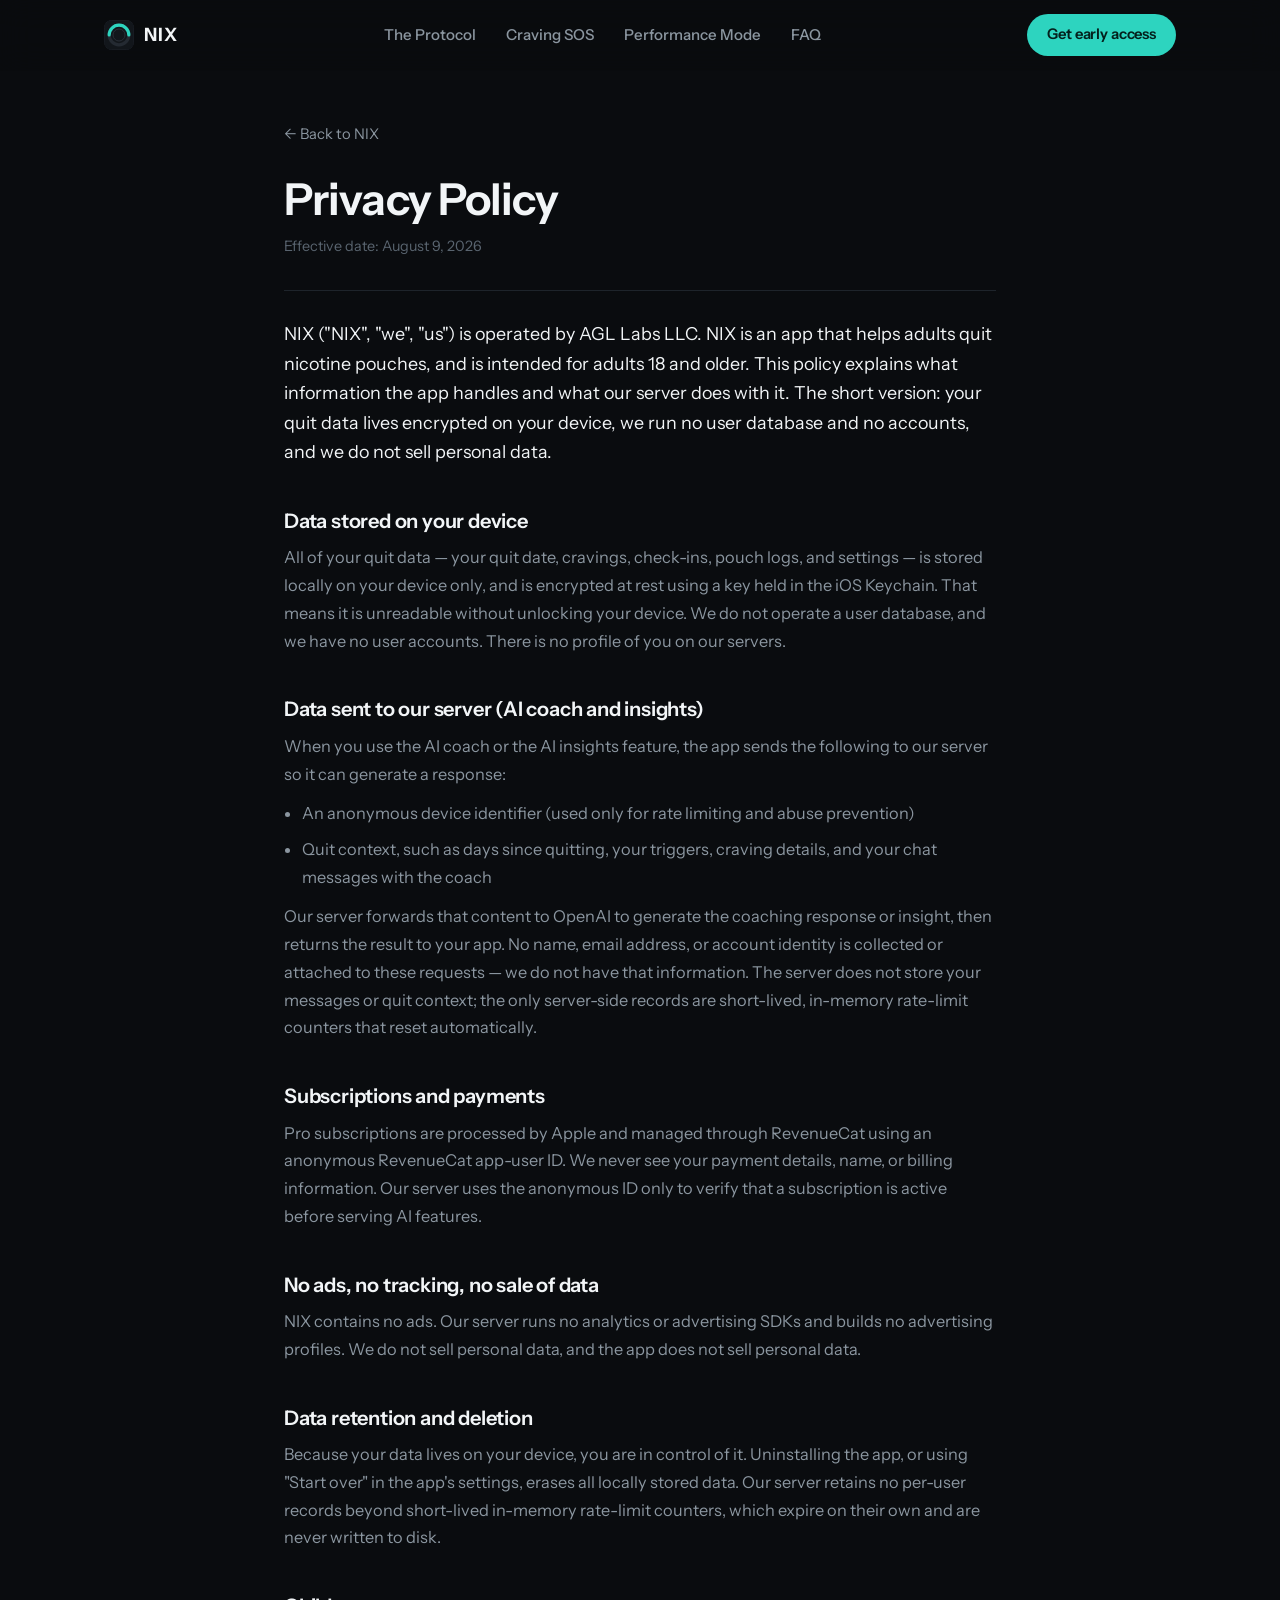
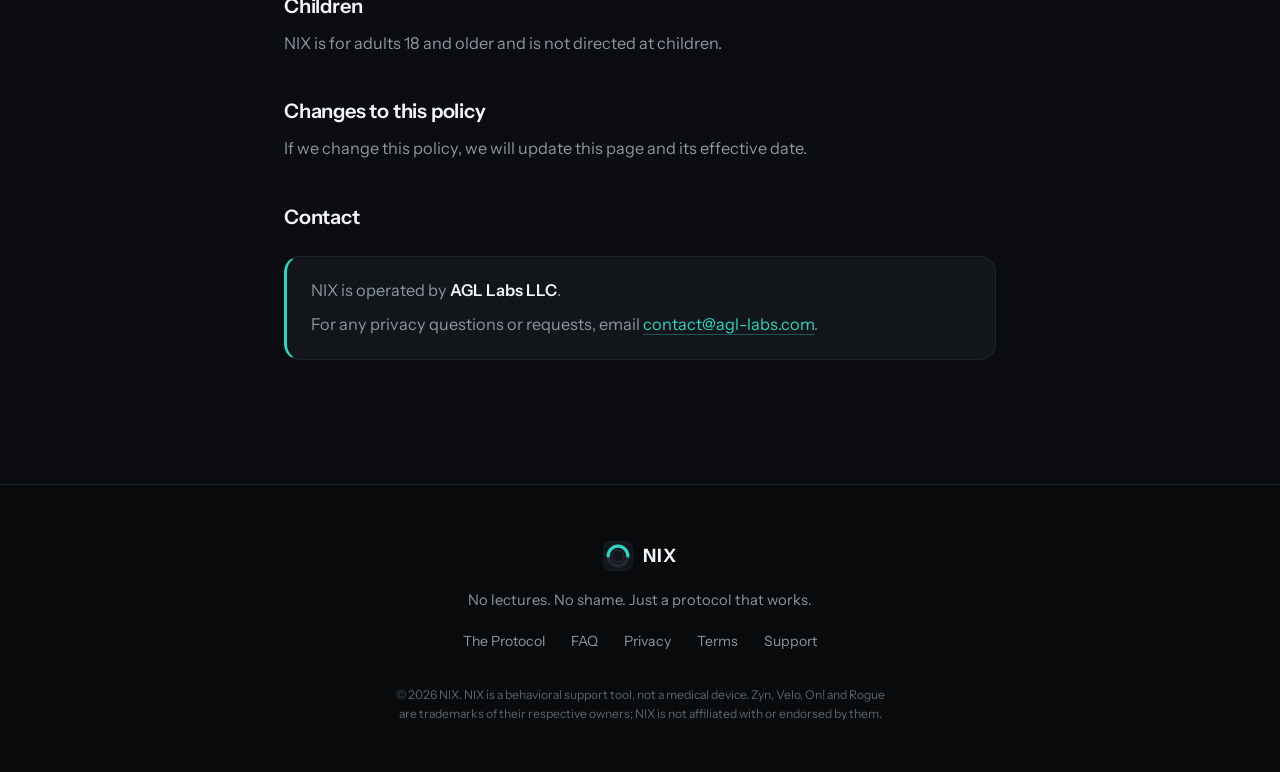
<file: privacy.html>
<!DOCTYPE html>
<html lang="en">
<head>
  <meta charset="UTF-8" />
  <meta name="viewport" content="width=device-width, initial-scale=1.0" />
  <title>Privacy Policy — NIX</title>
  <meta name="description" content="NIX privacy policy. Your quit data lives on your device. No accounts, no user database, no ads, no sale of personal data." />
  <meta property="og:title" content="Privacy Policy — NIX" />
  <meta property="og:description" content="Your quit data lives on your device. No accounts, no user database, no ads, no sale of personal data." />
  <meta property="og:type" content="website" />
  <meta name="robots" content="index, follow" />
  <link rel="icon" href="/assets/favicon-48.png" sizes="48x48" type="image/png" />
  <link rel="icon" href="/assets/favicon-192.png" sizes="192x192" type="image/png" />
  <link rel="apple-touch-icon" href="/assets/apple-touch-icon.png" />
  <link rel="preconnect" href="https://fonts.googleapis.com" />
  <link rel="preconnect" href="https://fonts.gstatic.com" crossorigin />
  <link href="https://fonts.googleapis.com/css2?family=Instrument+Sans:ital,wght@0,400..700;1,400..700&display=swap" rel="stylesheet" />
  <link rel="stylesheet" href="styles.css?v=5" />
  <link rel="stylesheet" href="legal.css?v=1" />
  <link rel="canonical" href="https://nixthepouch.com/privacy.html" />
  <meta property="og:url" content="https://nixthepouch.com/privacy.html" />
  <meta property="og:title" content="Privacy Policy — NIX" />
  <meta property="og:description" content="NIX is a precision quit app for nicotine pouches. No lectures. No shame. Just a protocol that works." />
  <meta property="og:type" content="website" />
  <meta name="twitter:card" content="summary_large_image" />
</head>
<body>

  <!-- ======================= NAV ======================= -->
  <header class="nav" id="nav">
    <div class="nav-inner">
      <a href="index.html" class="wordmark" aria-label="NIX home">
        <svg class="mark" viewBox="0 0 32 32" aria-hidden="true">
          <rect width="32" height="32" rx="8" fill="var(--surface)"/>
          <circle cx="16" cy="16" r="10.5" fill="none" stroke="#242a32" stroke-width="3.4"/>
          <path d="M5.5 16a10.5 10.5 0 0 1 21 0" fill="none" stroke="var(--mint)"
                stroke-width="3.4" stroke-linecap="round"/>
          <circle cx="16" cy="16" r="6.4" fill="#12161b" stroke="#2b323a" stroke-width="1"/>
        </svg>
        <span>NIX</span>
      </a>
      <nav class="nav-links" aria-label="Primary">
        <a href="index.html#protocol">The Protocol</a>
        <a href="index.html#sos">Craving SOS</a>
        <a href="index.html#performance">Performance Mode</a>
        <a href="index.html#faq">FAQ</a>
      </nav>
      <a href="index.html#waitlist" class="btn btn-primary btn-sm">Get early access</a>
    </div>
  </header>

  <main class="legal-main">
    <div class="container container-narrow">

      <a href="index.html" class="legal-back">← Back to NIX</a>

      <div class="legal-header">
        <h1>Privacy Policy</h1>
        <p class="legal-meta">Effective date: August 9, 2026</p>
      </div>

      <div class="legal-body">

        <p class="legal-lede">NIX ("NIX", "we", "us") is operated by AGL Labs LLC. NIX is an app that helps adults quit nicotine pouches, and is intended for adults 18 and older. This policy explains what information the app handles and what our server does with it. The short version: your quit data lives encrypted on your device, we run no user database and no accounts, and we do not sell personal data.</p>

        <h2>Data stored on your device</h2>
        <p>All of your quit data — your quit date, cravings, check-ins, pouch logs, and settings — is stored locally on your device only, and is encrypted at rest using a key held in the iOS Keychain. That means it is unreadable without unlocking your device. We do not operate a user database, and we have no user accounts. There is no profile of you on our servers.</p>

        <h2>Data sent to our server (AI coach and insights)</h2>
        <p>When you use the AI coach or the AI insights feature, the app sends the following to our server so it can generate a response:</p>
        <ul>
          <li>An anonymous device identifier (used only for rate limiting and abuse prevention)</li>
          <li>Quit context, such as days since quitting, your triggers, craving details, and your chat messages with the coach</li>
        </ul>
        <p>Our server forwards that content to OpenAI to generate the coaching response or insight, then returns the result to your app. No name, email address, or account identity is collected or attached to these requests — we do not have that information. The server does not store your messages or quit context; the only server-side records are short-lived, in-memory rate-limit counters that reset automatically.</p>

        <h2>Subscriptions and payments</h2>
        <p>Pro subscriptions are processed by Apple and managed through RevenueCat using an anonymous RevenueCat app-user ID. We never see your payment details, name, or billing information. Our server uses the anonymous ID only to verify that a subscription is active before serving AI features.</p>

        <h2>No ads, no tracking, no sale of data</h2>
        <p>NIX contains no ads. Our server runs no analytics or advertising SDKs and builds no advertising profiles. We do not sell personal data, and the app does not sell personal data.</p>

        <h2>Data retention and deletion</h2>
        <p>Because your data lives on your device, you are in control of it. Uninstalling the app, or using "Start over" in the app's settings, erases all locally stored data. Our server retains no per-user records beyond short-lived in-memory rate-limit counters, which expire on their own and are never written to disk.</p>

        <h2>Children</h2>
        <p>NIX is for adults 18 and older and is not directed at children.</p>

        <h2>Changes to this policy</h2>
        <p>If we change this policy, we will update this page and its effective date.</p>

        <h2>Contact</h2>
        <div class="legal-callout">
          <p>NIX is operated by <strong>AGL Labs LLC</strong>.</p>
          <p>For any privacy questions or requests, email <a href="mailto:contact@agl-labs.com">contact@agl-labs.com</a>.</p>
        </div>

      </div>
    </div>
  </main>

  <!-- ======================= FOOTER ======================= -->
  <footer class="footer">
    <div class="container footer-inner">
      <div class="wordmark wordmark-footer">
        <svg class="mark" viewBox="0 0 32 32" aria-hidden="true">
          <rect width="32" height="32" rx="8" fill="var(--surface)"/>
          <circle cx="16" cy="16" r="10.5" fill="none" stroke="#242a32" stroke-width="3.4"/>
          <path d="M5.5 16a10.5 10.5 0 0 1 21 0" fill="none" stroke="var(--mint)"
                stroke-width="3.4" stroke-linecap="round"/>
          <circle cx="16" cy="16" r="6.4" fill="#12161b" stroke="#2b323a" stroke-width="1"/>
        </svg>
        <span>NIX</span>
      </div>
      <p class="footer-tag">No lectures. No shame. Just a protocol that works.</p>
      <div class="footer-links">
        <a href="index.html#protocol">The Protocol</a>
        <a href="index.html#faq">FAQ</a>
        <a href="privacy.html">Privacy</a>
        <a href="terms.html">Terms</a>
        <a href="support.html">Support</a>
      </div>
      <p class="footer-fine">© 2026 NIX. NIX is a behavioral support tool, not a medical device. Zyn, Velo, On! and Rogue are trademarks of their respective owners; NIX is not affiliated with or endorsed by them.</p>
    </div>
  </footer>

</body>
</html>
</file>
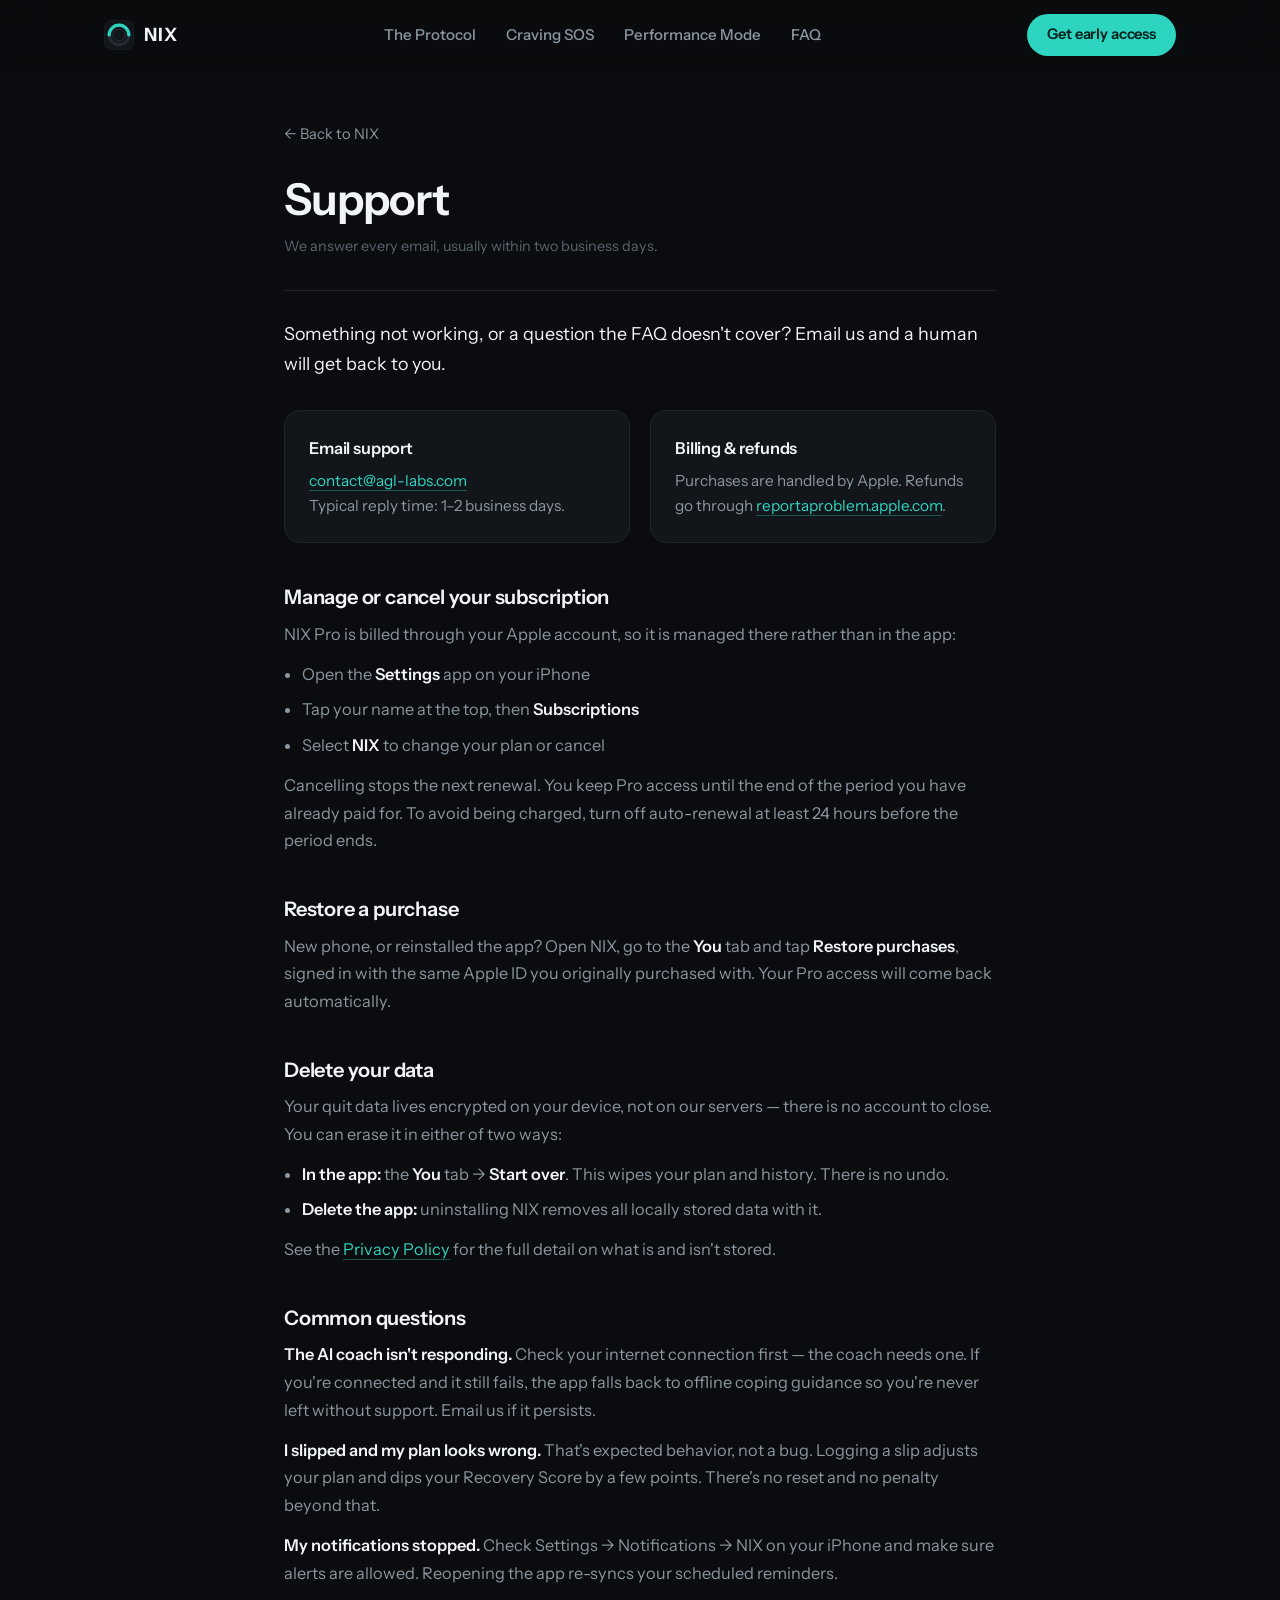
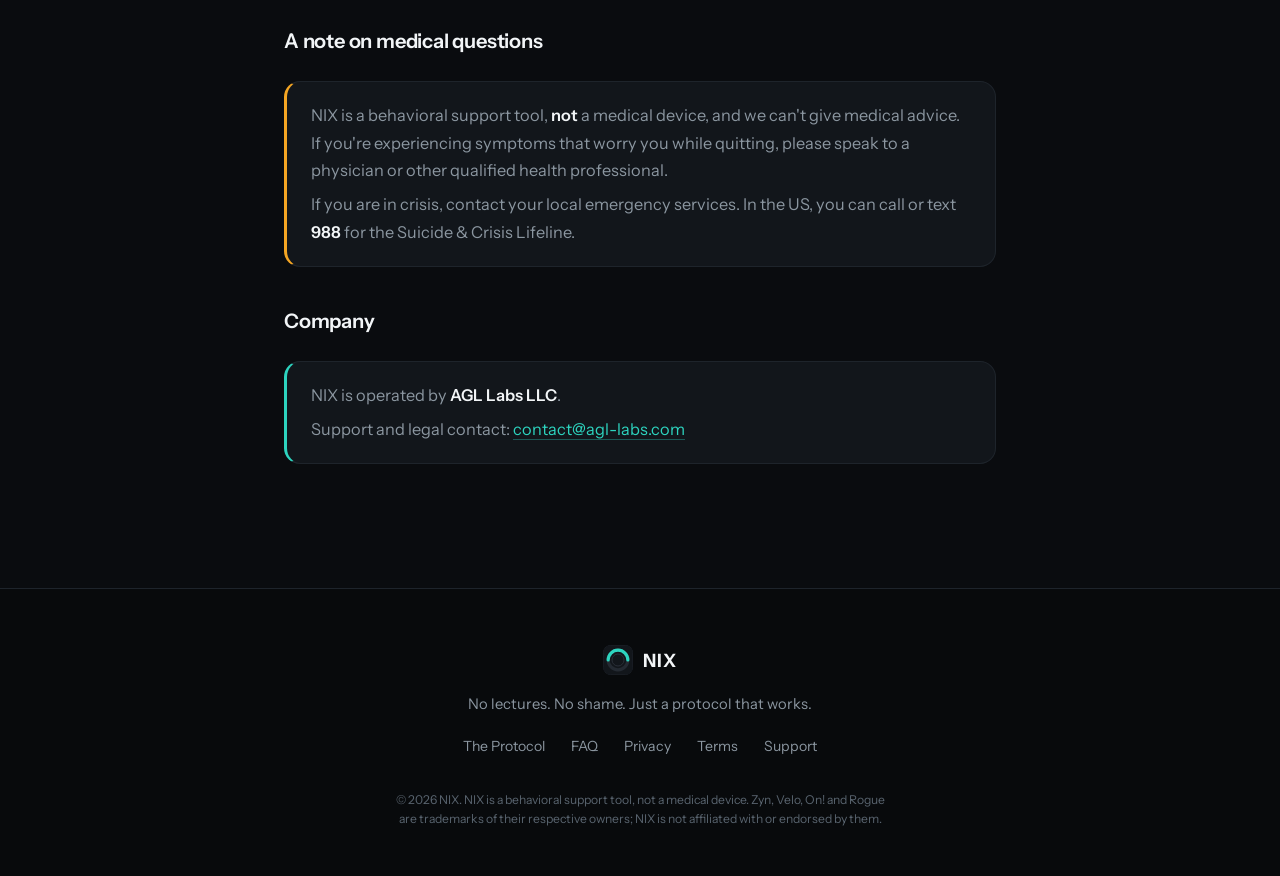
<file: support.html>
<!DOCTYPE html>
<html lang="en">
<head>
  <meta charset="UTF-8" />
  <meta name="viewport" content="width=device-width, initial-scale=1.0" />
  <title>Support — NIX</title>
  <meta name="description" content="Get help with NIX. Contact support, manage your subscription, restore purchases, or delete your data." />
  <meta property="og:title" content="Support — NIX" />
  <meta property="og:description" content="Get help with NIX. Contact support, manage your subscription, restore purchases, or delete your data." />
  <meta property="og:type" content="website" />
  <meta name="robots" content="index, follow" />
  <link rel="icon" href="/assets/favicon-48.png" sizes="48x48" type="image/png" />
  <link rel="icon" href="/assets/favicon-192.png" sizes="192x192" type="image/png" />
  <link rel="apple-touch-icon" href="/assets/apple-touch-icon.png" />
  <link rel="preconnect" href="https://fonts.googleapis.com" />
  <link rel="preconnect" href="https://fonts.gstatic.com" crossorigin />
  <link href="https://fonts.googleapis.com/css2?family=Instrument+Sans:ital,wght@0,400..700;1,400..700&display=swap" rel="stylesheet" />
  <link rel="stylesheet" href="styles.css?v=5" />
  <link rel="stylesheet" href="legal.css?v=1" />
  <link rel="canonical" href="https://nixthepouch.com/support.html" />
  <meta property="og:url" content="https://nixthepouch.com/support.html" />
  <meta property="og:title" content="Support — NIX" />
  <meta property="og:description" content="NIX is a precision quit app for nicotine pouches. No lectures. No shame. Just a protocol that works." />
  <meta property="og:type" content="website" />
  <meta name="twitter:card" content="summary_large_image" />
</head>
<body>

  <!-- ======================= NAV ======================= -->
  <header class="nav" id="nav">
    <div class="nav-inner">
      <a href="index.html" class="wordmark" aria-label="NIX home">
        <svg class="mark" viewBox="0 0 32 32" aria-hidden="true">
          <rect width="32" height="32" rx="8" fill="var(--surface)"/>
          <circle cx="16" cy="16" r="10.5" fill="none" stroke="#242a32" stroke-width="3.4"/>
          <path d="M5.5 16a10.5 10.5 0 0 1 21 0" fill="none" stroke="var(--mint)"
                stroke-width="3.4" stroke-linecap="round"/>
          <circle cx="16" cy="16" r="6.4" fill="#12161b" stroke="#2b323a" stroke-width="1"/>
        </svg>
        <span>NIX</span>
      </a>
      <nav class="nav-links" aria-label="Primary">
        <a href="index.html#protocol">The Protocol</a>
        <a href="index.html#sos">Craving SOS</a>
        <a href="index.html#performance">Performance Mode</a>
        <a href="index.html#faq">FAQ</a>
      </nav>
      <a href="index.html#waitlist" class="btn btn-primary btn-sm">Get early access</a>
    </div>
  </header>

  <main class="legal-main">
    <div class="container container-narrow">

      <a href="index.html" class="legal-back">← Back to NIX</a>

      <div class="legal-header">
        <h1>Support</h1>
        <p class="legal-meta">We answer every email, usually within two business days.</p>
      </div>

      <div class="legal-body">

        <p class="legal-lede">Something not working, or a question the FAQ doesn't cover? Email us and a human will get back to you.</p>

        <div class="support-grid">
          <div class="support-card">
            <h3>Email support</h3>
            <p><a href="mailto:contact@agl-labs.com">contact@agl-labs.com</a><br />Typical reply time: 1–2 business days.</p>
          </div>
          <div class="support-card">
            <h3>Billing &amp; refunds</h3>
            <p>Purchases are handled by Apple. Refunds go through <a href="https://reportaproblem.apple.com">reportaproblem.apple.com</a>.</p>
          </div>
        </div>

        <h2>Manage or cancel your subscription</h2>
        <p>NIX Pro is billed through your Apple account, so it is managed there rather than in the app:</p>
        <ul>
          <li>Open the <strong>Settings</strong> app on your iPhone</li>
          <li>Tap your name at the top, then <strong>Subscriptions</strong></li>
          <li>Select <strong>NIX</strong> to change your plan or cancel</li>
        </ul>
        <p>Cancelling stops the next renewal. You keep Pro access until the end of the period you have already paid for. To avoid being charged, turn off auto-renewal at least 24 hours before the period ends.</p>

        <h2>Restore a purchase</h2>
        <p>New phone, or reinstalled the app? Open NIX, go to the <strong>You</strong> tab and tap <strong>Restore purchases</strong>, signed in with the same Apple ID you originally purchased with. Your Pro access will come back automatically.</p>

        <h2>Delete your data</h2>
        <p>Your quit data lives encrypted on your device, not on our servers — there is no account to close. You can erase it in either of two ways:</p>
        <ul>
          <li><strong>In the app:</strong> the <strong>You</strong> tab → <strong>Start over</strong>. This wipes your plan and history. There is no undo.</li>
          <li><strong>Delete the app:</strong> uninstalling NIX removes all locally stored data with it.</li>
        </ul>
        <p>See the <a href="privacy.html">Privacy Policy</a> for the full detail on what is and isn't stored.</p>

        <h2>Common questions</h2>
        <p><strong>The AI coach isn't responding.</strong> Check your internet connection first — the coach needs one. If you're connected and it still fails, the app falls back to offline coping guidance so you're never left without support. Email us if it persists.</p>
        <p><strong>I slipped and my plan looks wrong.</strong> That's expected behavior, not a bug. Logging a slip adjusts your plan and dips your Recovery Score by a few points. There's no reset and no penalty beyond that.</p>
        <p><strong>My notifications stopped.</strong> Check Settings → Notifications → NIX on your iPhone and make sure alerts are allowed. Reopening the app re-syncs your scheduled reminders.</p>

        <h2>A note on medical questions</h2>
        <div class="legal-callout warn">
          <p>NIX is a behavioral support tool, <strong>not</strong> a medical device, and we can't give medical advice. If you're experiencing symptoms that worry you while quitting, please speak to a physician or other qualified health professional.</p>
          <p>If you are in crisis, contact your local emergency services. In the US, you can call or text <strong>988</strong> for the Suicide &amp; Crisis Lifeline.</p>
        </div>

        <h2>Company</h2>
        <div class="legal-callout">
          <p>NIX is operated by <strong>AGL Labs LLC</strong>.</p>
          <p>Support and legal contact: <a href="mailto:contact@agl-labs.com">contact@agl-labs.com</a></p>
        </div>

      </div>
    </div>
  </main>

  <!-- ======================= FOOTER ======================= -->
  <footer class="footer">
    <div class="container footer-inner">
      <div class="wordmark wordmark-footer">
        <svg class="mark" viewBox="0 0 32 32" aria-hidden="true">
          <rect width="32" height="32" rx="8" fill="var(--surface)"/>
          <circle cx="16" cy="16" r="10.5" fill="none" stroke="#242a32" stroke-width="3.4"/>
          <path d="M5.5 16a10.5 10.5 0 0 1 21 0" fill="none" stroke="var(--mint)"
                stroke-width="3.4" stroke-linecap="round"/>
          <circle cx="16" cy="16" r="6.4" fill="#12161b" stroke="#2b323a" stroke-width="1"/>
        </svg>
        <span>NIX</span>
      </div>
      <p class="footer-tag">No lectures. No shame. Just a protocol that works.</p>
      <div class="footer-links">
        <a href="index.html#protocol">The Protocol</a>
        <a href="index.html#faq">FAQ</a>
        <a href="privacy.html">Privacy</a>
        <a href="terms.html">Terms</a>
        <a href="support.html">Support</a>
      </div>
      <p class="footer-fine">© 2026 NIX. NIX is a behavioral support tool, not a medical device. Zyn, Velo, On! and Rogue are trademarks of their respective owners; NIX is not affiliated with or endorsed by them.</p>
    </div>
  </footer>

</body>
</html>
</file>
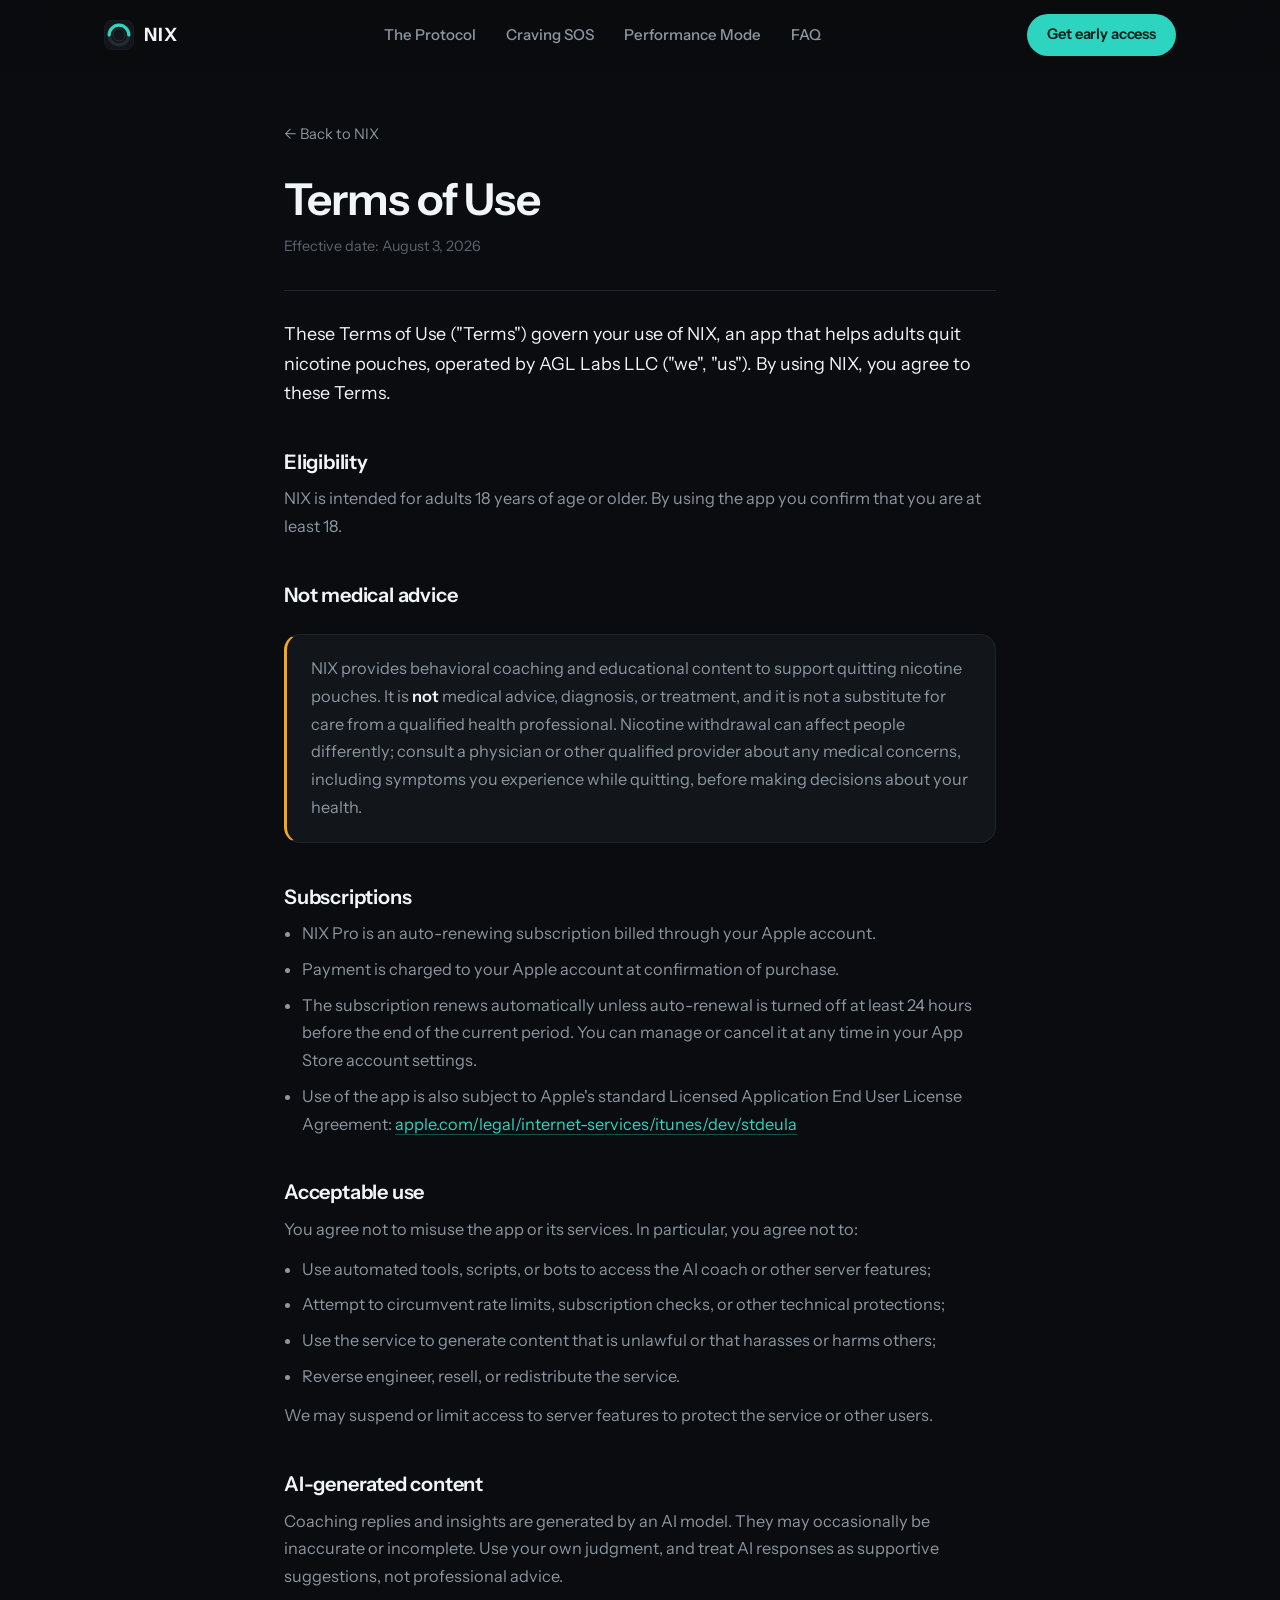
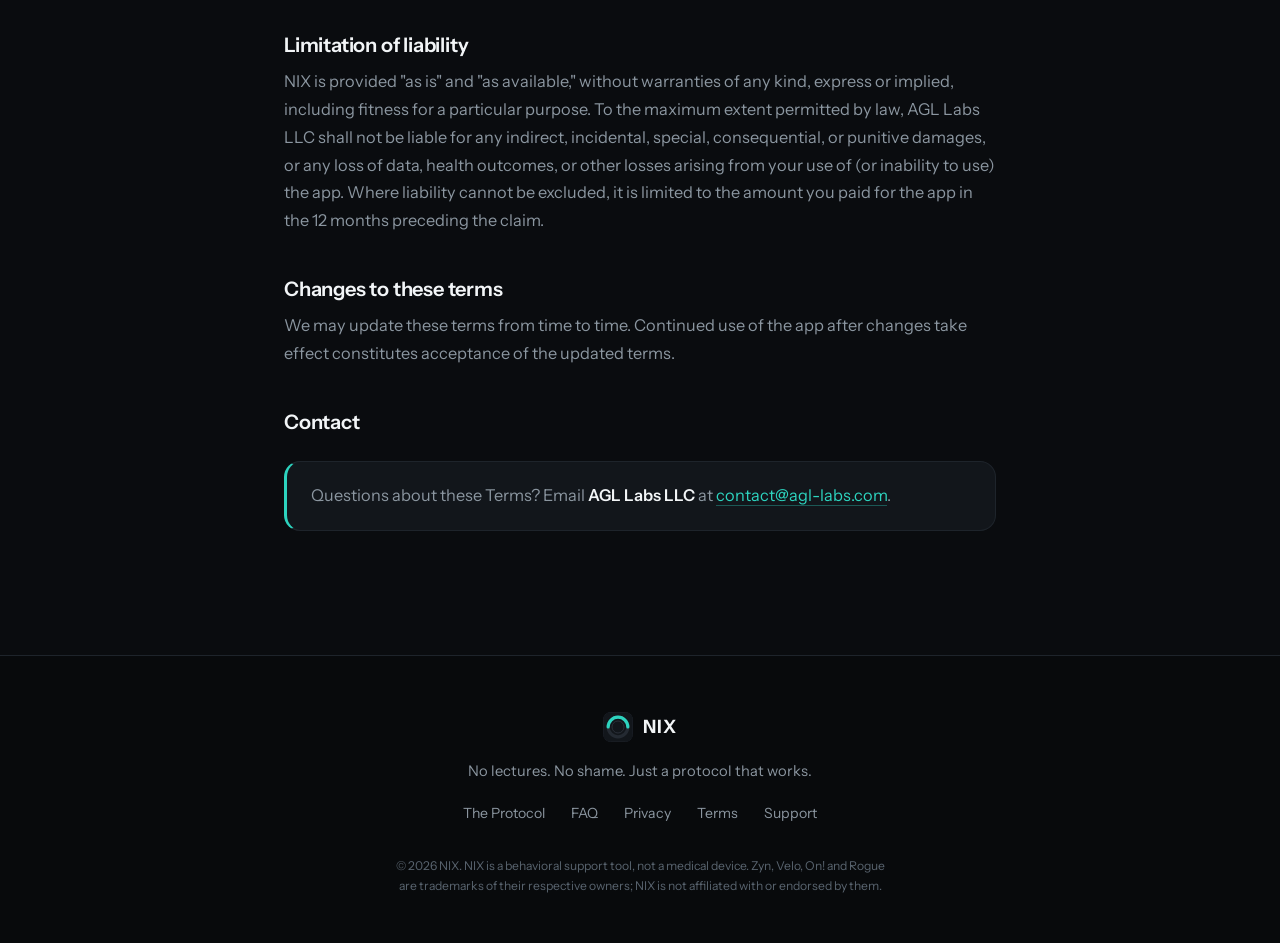
<file: terms.html>
<!DOCTYPE html>
<html lang="en">
<head>
  <meta charset="UTF-8" />
  <meta name="viewport" content="width=device-width, initial-scale=1.0" />
  <title>Terms of Use — NIX</title>
  <meta name="description" content="NIX terms of use. Subscription terms, acceptable use, and the limits of AI-generated coaching." />
  <meta property="og:title" content="Terms of Use — NIX" />
  <meta property="og:description" content="Subscription terms, acceptable use, and the limits of AI-generated coaching." />
  <meta property="og:type" content="website" />
  <meta name="robots" content="index, follow" />
  <link rel="icon" href="/assets/favicon-48.png" sizes="48x48" type="image/png" />
  <link rel="icon" href="/assets/favicon-192.png" sizes="192x192" type="image/png" />
  <link rel="apple-touch-icon" href="/assets/apple-touch-icon.png" />
  <link rel="preconnect" href="https://fonts.googleapis.com" />
  <link rel="preconnect" href="https://fonts.gstatic.com" crossorigin />
  <link href="https://fonts.googleapis.com/css2?family=Instrument+Sans:ital,wght@0,400..700;1,400..700&display=swap" rel="stylesheet" />
  <link rel="stylesheet" href="styles.css?v=5" />
  <link rel="stylesheet" href="legal.css?v=1" />
  <link rel="canonical" href="https://nixthepouch.com/terms.html" />
  <meta property="og:url" content="https://nixthepouch.com/terms.html" />
  <meta property="og:title" content="Terms of Use — NIX" />
  <meta property="og:description" content="NIX is a precision quit app for nicotine pouches. No lectures. No shame. Just a protocol that works." />
  <meta property="og:type" content="website" />
  <meta name="twitter:card" content="summary_large_image" />
</head>
<body>

  <!-- ======================= NAV ======================= -->
  <header class="nav" id="nav">
    <div class="nav-inner">
      <a href="index.html" class="wordmark" aria-label="NIX home">
        <svg class="mark" viewBox="0 0 32 32" aria-hidden="true">
          <rect width="32" height="32" rx="8" fill="var(--surface)"/>
          <circle cx="16" cy="16" r="10.5" fill="none" stroke="#242a32" stroke-width="3.4"/>
          <path d="M5.5 16a10.5 10.5 0 0 1 21 0" fill="none" stroke="var(--mint)"
                stroke-width="3.4" stroke-linecap="round"/>
          <circle cx="16" cy="16" r="6.4" fill="#12161b" stroke="#2b323a" stroke-width="1"/>
        </svg>
        <span>NIX</span>
      </a>
      <nav class="nav-links" aria-label="Primary">
        <a href="index.html#protocol">The Protocol</a>
        <a href="index.html#sos">Craving SOS</a>
        <a href="index.html#performance">Performance Mode</a>
        <a href="index.html#faq">FAQ</a>
      </nav>
      <a href="index.html#waitlist" class="btn btn-primary btn-sm">Get early access</a>
    </div>
  </header>

  <main class="legal-main">
    <div class="container container-narrow">

      <a href="index.html" class="legal-back">← Back to NIX</a>

      <div class="legal-header">
        <h1>Terms of Use</h1>
        <p class="legal-meta">Effective date: August 3, 2026</p>
      </div>

      <div class="legal-body">

        <p class="legal-lede">These Terms of Use ("Terms") govern your use of NIX, an app that helps adults quit nicotine pouches, operated by AGL Labs LLC ("we", "us"). By using NIX, you agree to these Terms.</p>

        <h2>Eligibility</h2>
        <p>NIX is intended for adults 18 years of age or older. By using the app you confirm that you are at least 18.</p>

        <h2>Not medical advice</h2>
        <div class="legal-callout warn">
          <p>NIX provides behavioral coaching and educational content to support quitting nicotine pouches. It is <strong>not</strong> medical advice, diagnosis, or treatment, and it is not a substitute for care from a qualified health professional. Nicotine withdrawal can affect people differently; consult a physician or other qualified provider about any medical concerns, including symptoms you experience while quitting, before making decisions about your health.</p>
        </div>

        <h2>Subscriptions</h2>
        <ul>
          <li>NIX Pro is an auto-renewing subscription billed through your Apple account.</li>
          <li>Payment is charged to your Apple account at confirmation of purchase.</li>
          <li>The subscription renews automatically unless auto-renewal is turned off at least 24 hours before the end of the current period. You can manage or cancel it at any time in your App Store account settings.</li>
          <li>Use of the app is also subject to Apple's standard Licensed Application End User License Agreement: <a href="https://www.apple.com/legal/internet-services/itunes/dev/stdeula/">apple.com/legal/internet-services/itunes/dev/stdeula</a></li>
        </ul>

        <h2>Acceptable use</h2>
        <p>You agree not to misuse the app or its services. In particular, you agree not to:</p>
        <ul>
          <li>Use automated tools, scripts, or bots to access the AI coach or other server features;</li>
          <li>Attempt to circumvent rate limits, subscription checks, or other technical protections;</li>
          <li>Use the service to generate content that is unlawful or that harasses or harms others;</li>
          <li>Reverse engineer, resell, or redistribute the service.</li>
        </ul>
        <p>We may suspend or limit access to server features to protect the service or other users.</p>

        <h2>AI-generated content</h2>
        <p>Coaching replies and insights are generated by an AI model. They may occasionally be inaccurate or incomplete. Use your own judgment, and treat AI responses as supportive suggestions, not professional advice.</p>

        <h2>Limitation of liability</h2>
        <p>NIX is provided "as is" and "as available," without warranties of any kind, express or implied, including fitness for a particular purpose. To the maximum extent permitted by law, AGL Labs LLC shall not be liable for any indirect, incidental, special, consequential, or punitive damages, or any loss of data, health outcomes, or other losses arising from your use of (or inability to use) the app. Where liability cannot be excluded, it is limited to the amount you paid for the app in the 12 months preceding the claim.</p>

        <h2>Changes to these terms</h2>
        <p>We may update these terms from time to time. Continued use of the app after changes take effect constitutes acceptance of the updated terms.</p>

        <h2>Contact</h2>
        <div class="legal-callout">
          <p>Questions about these Terms? Email <strong>AGL Labs LLC</strong> at <a href="mailto:contact@agl-labs.com">contact@agl-labs.com</a>.</p>
        </div>

      </div>
    </div>
  </main>

  <!-- ======================= FOOTER ======================= -->
  <footer class="footer">
    <div class="container footer-inner">
      <div class="wordmark wordmark-footer">
        <svg class="mark" viewBox="0 0 32 32" aria-hidden="true">
          <rect width="32" height="32" rx="8" fill="var(--surface)"/>
          <circle cx="16" cy="16" r="10.5" fill="none" stroke="#242a32" stroke-width="3.4"/>
          <path d="M5.5 16a10.5 10.5 0 0 1 21 0" fill="none" stroke="var(--mint)"
                stroke-width="3.4" stroke-linecap="round"/>
          <circle cx="16" cy="16" r="6.4" fill="#12161b" stroke="#2b323a" stroke-width="1"/>
        </svg>
        <span>NIX</span>
      </div>
      <p class="footer-tag">No lectures. No shame. Just a protocol that works.</p>
      <div class="footer-links">
        <a href="index.html#protocol">The Protocol</a>
        <a href="index.html#faq">FAQ</a>
        <a href="privacy.html">Privacy</a>
        <a href="terms.html">Terms</a>
        <a href="support.html">Support</a>
      </div>
      <p class="footer-fine">© 2026 NIX. NIX is a behavioral support tool, not a medical device. Zyn, Velo, On! and Rogue are trademarks of their respective owners; NIX is not affiliated with or endorsed by them.</p>
    </div>
  </footer>

</body>
</html>
</file>
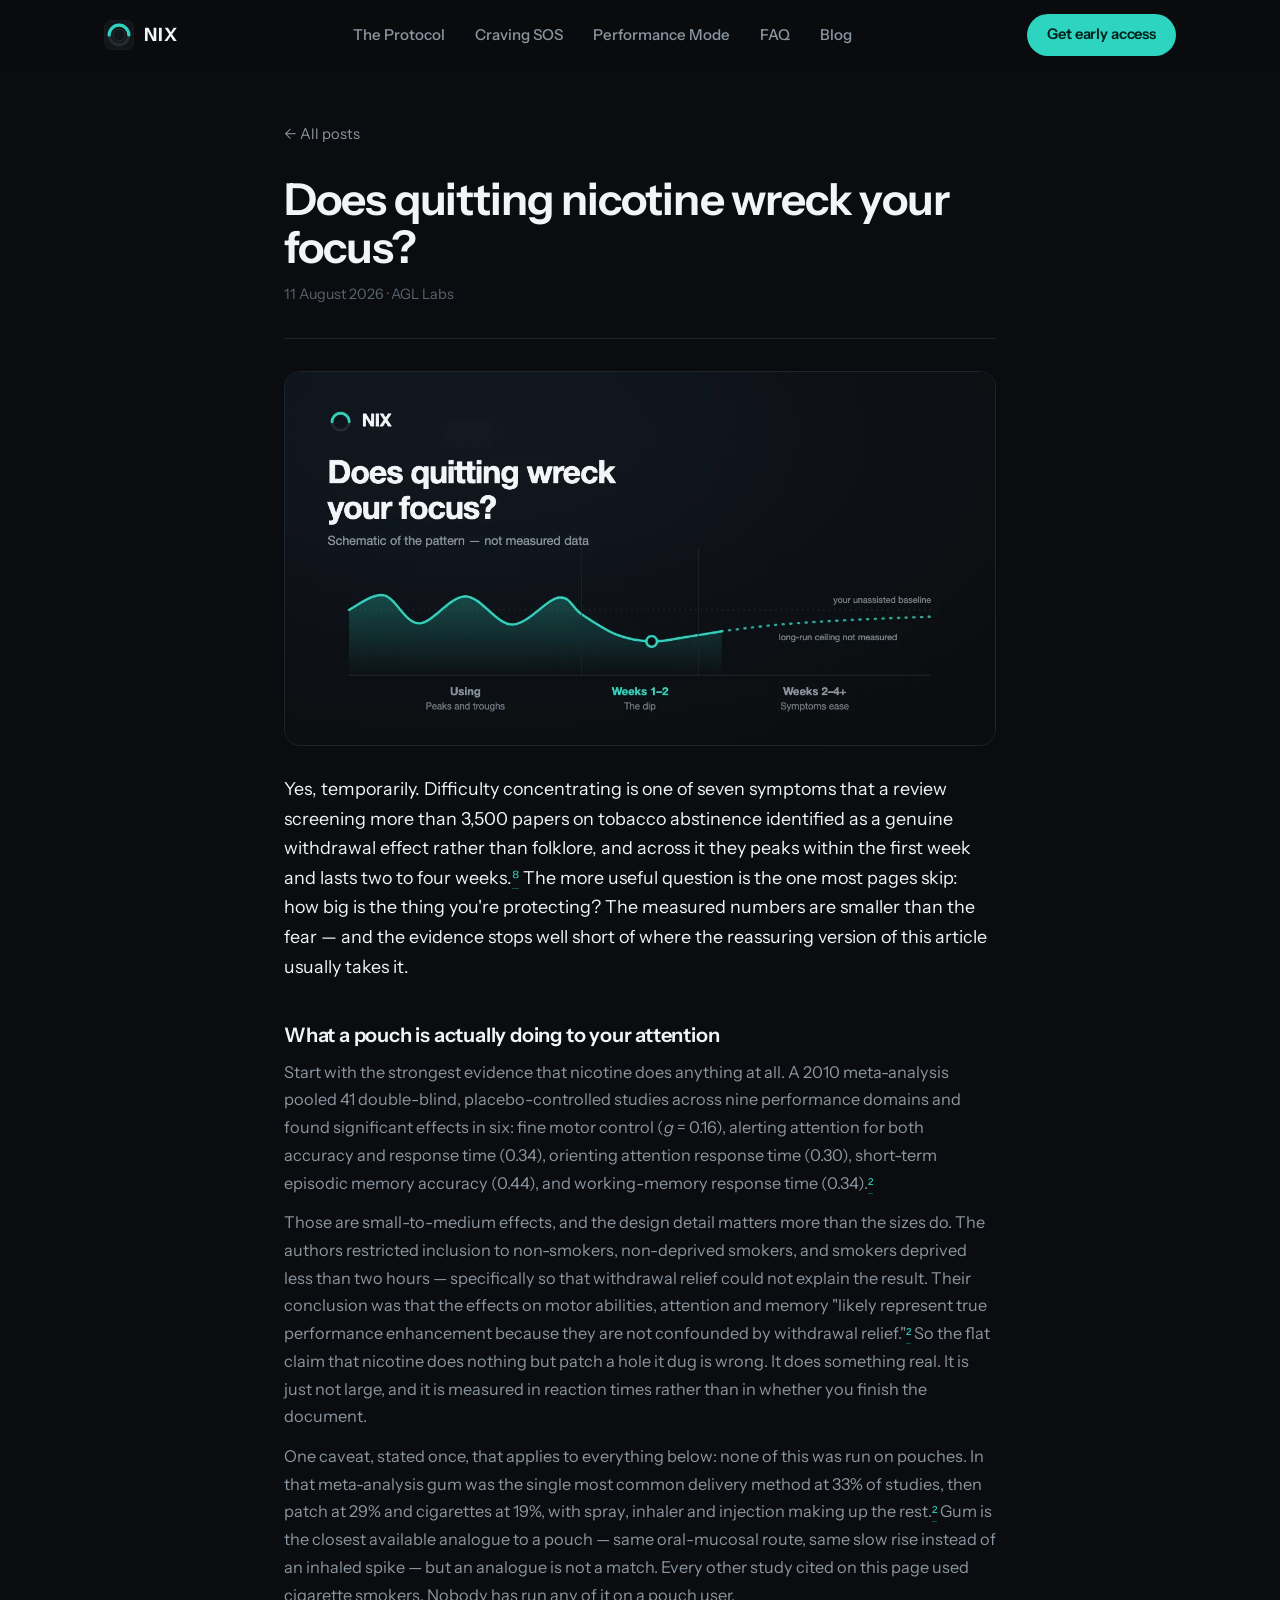
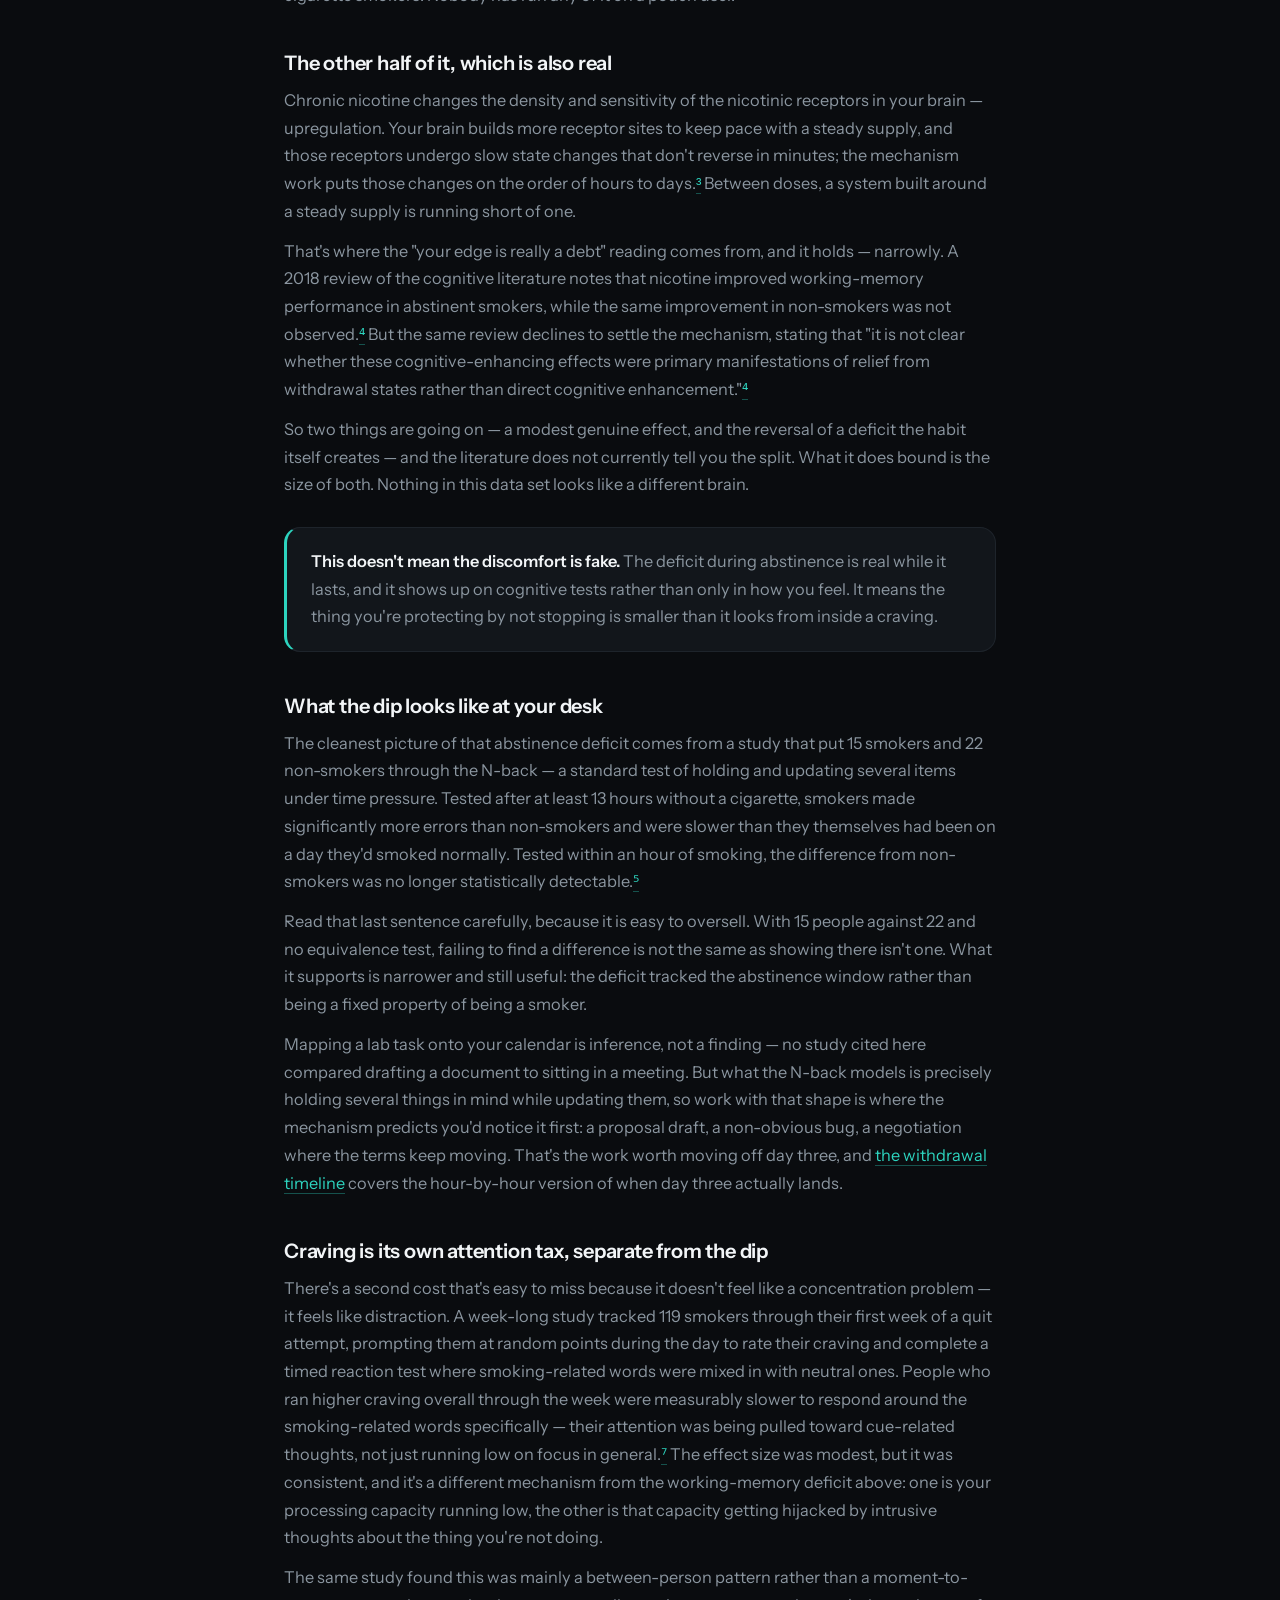
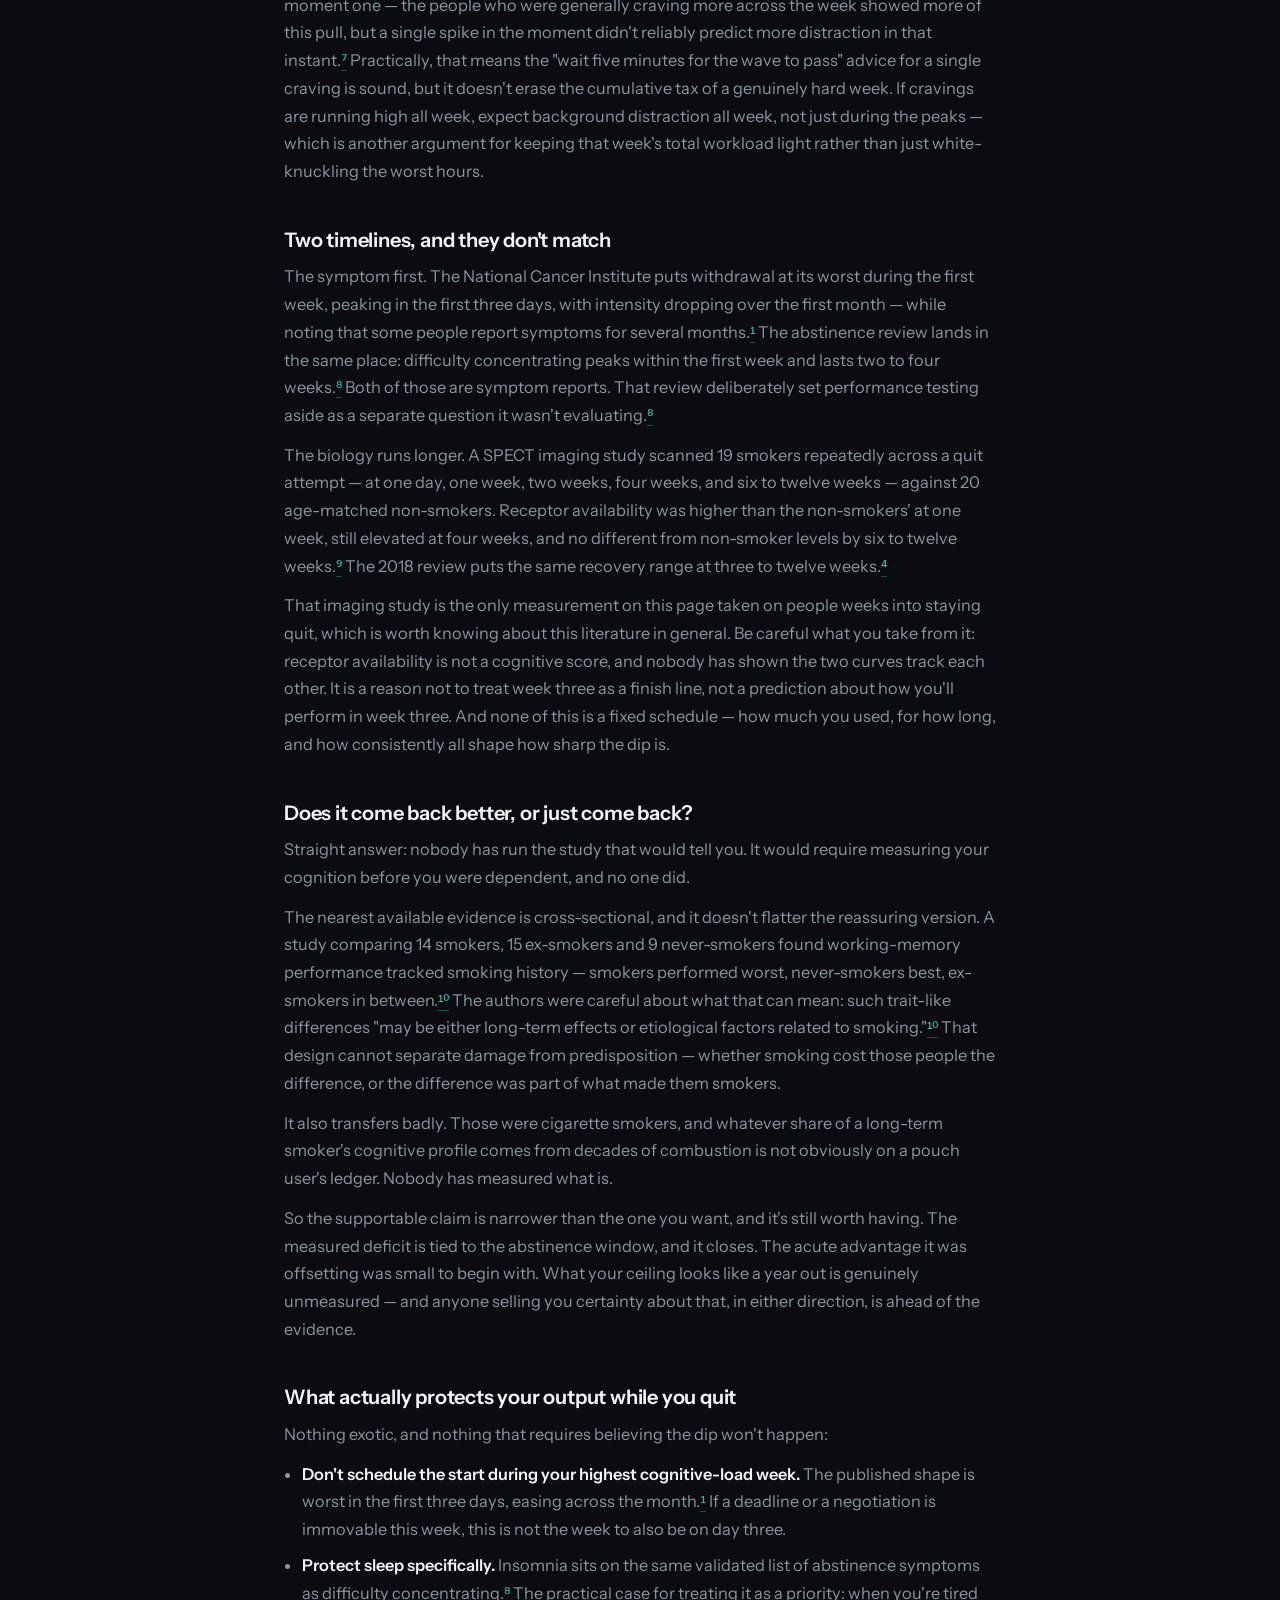
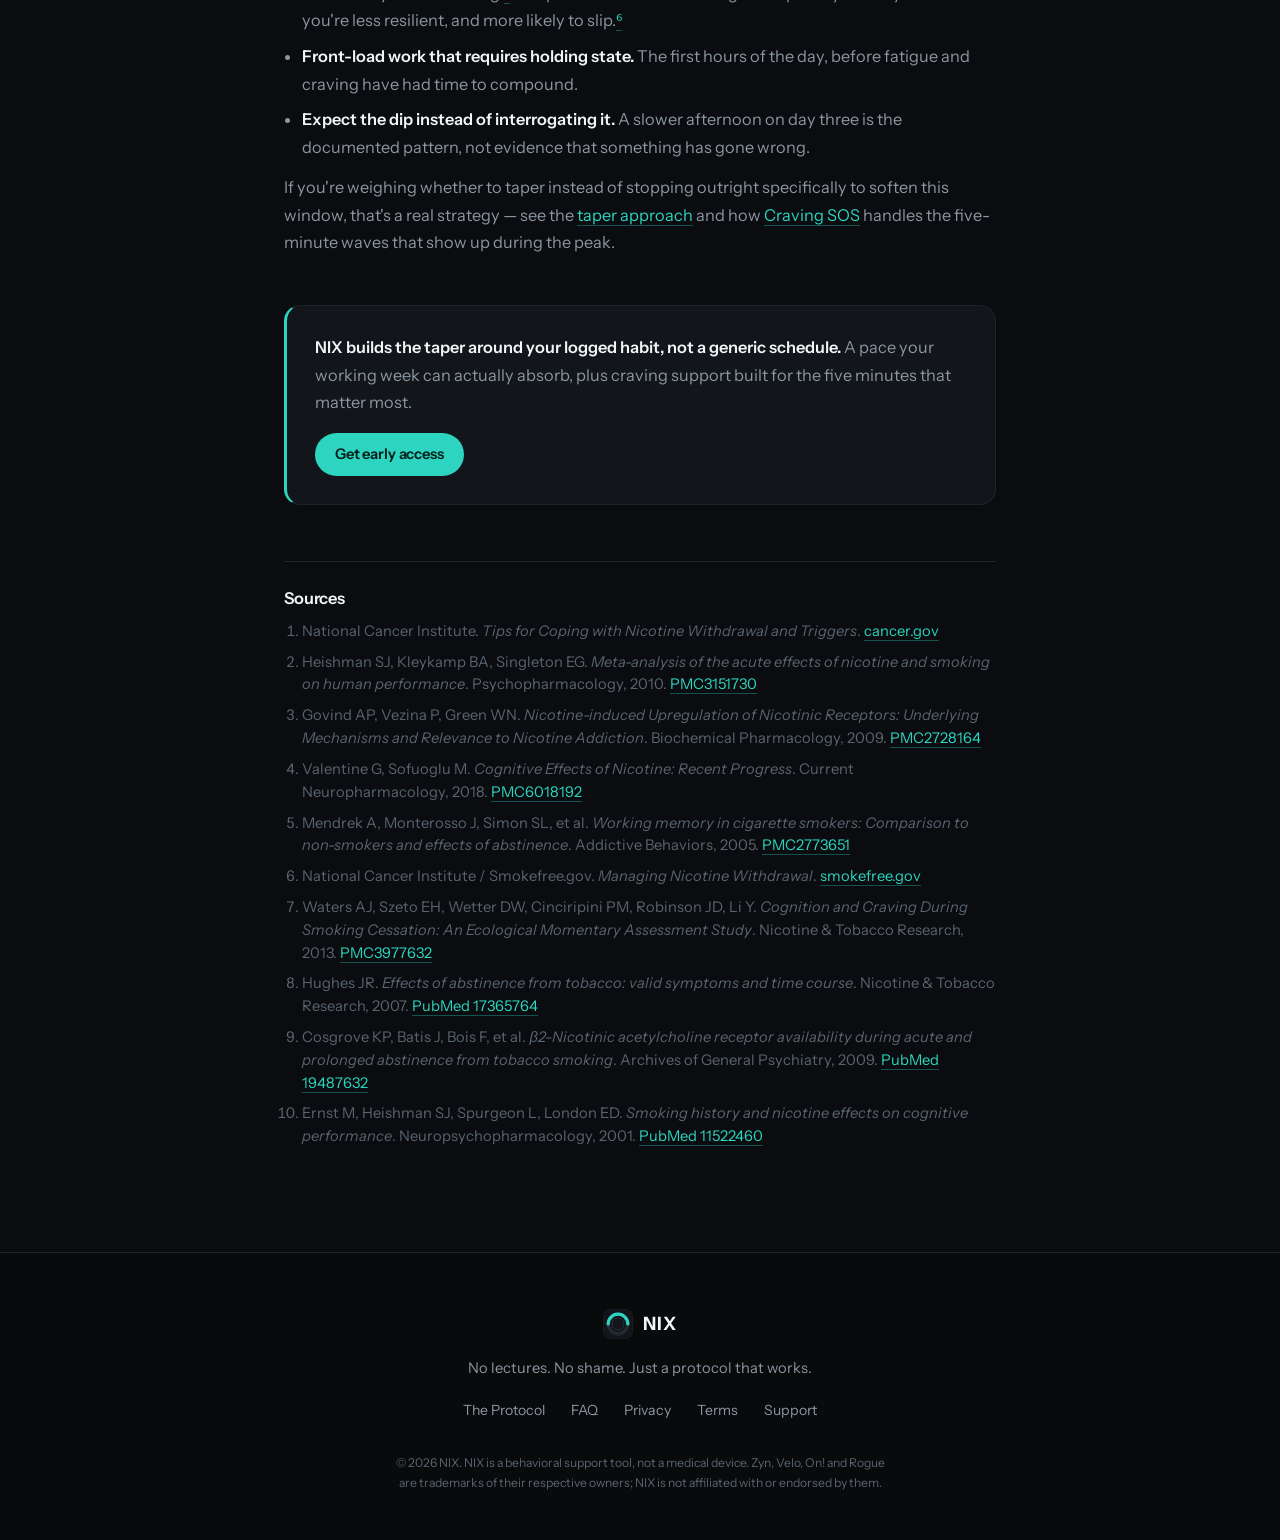
<file: blog/nicotine-and-focus.html>
<!DOCTYPE html>
<html lang="en">
<head>
  <meta charset="UTF-8" />
  <meta name="viewport" content="width=device-width, initial-scale=1.0" />
  <title>Does quitting nicotine wreck your focus? — NIX</title>
  <meta name="description" content="Difficulty concentrating is a documented withdrawal symptom that peaks in the first week and lasts two to four weeks. What the research on nicotine, attention and working memory actually supports — and where it stops." />
  <meta name="robots" content="index, follow" />
  <link rel="icon" href="data:image/svg+xml,%3Csvg xmlns='http://www.w3.org/2000/svg' viewBox='0 0 32 32'%3E%3Crect width='32' height='32' rx='8' fill='%230A0C0F'/%3E%3Ccircle cx='16' cy='16' r='10.5' fill='none' stroke='%23242A32' stroke-width='3.4'/%3E%3Cpath d='M5.5 16a10.5 10.5 0 0 1 21 0' fill='none' stroke='%232DD4BF' stroke-width='3.4' stroke-linecap='round'/%3E%3Ccircle cx='16' cy='16' r='6.4' fill='%2312161B'/%3E%3C/svg%3E" />
  <link rel="preconnect" href="https://fonts.googleapis.com" />
  <link rel="preconnect" href="https://fonts.gstatic.com" crossorigin />
  <link href="https://fonts.googleapis.com/css2?family=Instrument+Sans:ital,wght@0,400..700;1,400..700&display=swap" rel="stylesheet" />
  <link rel="stylesheet" href="../styles.css?v=6" />
  <link rel="stylesheet" href="../legal.css?v=1" />
  <link rel="stylesheet" href="../blog.css?v=1" />
  <link rel="canonical" href="https://nixthepouch.com/blog/nicotine-and-focus.html" />
  <meta property="og:url" content="https://nixthepouch.com/blog/nicotine-and-focus.html" />
  <meta property="og:title" content="Does quitting nicotine wreck your focus? — NIX" />
  <meta property="og:description" content="How long the concentration dip lasts, what the research on nicotine and attention actually supports, and the question nobody has run the study to answer." />
  <meta property="og:type" content="article" />
  <!-- PNG, not WebP: some link scrapers still won't render WebP cards. The in-page
       hero below serves WebP with this as the fallback. -->
  <meta property="og:image" content="https://nixthepouch.com/assets/nicotine-and-focus.png" />
  <meta property="og:image:width" content="1200" />
  <meta property="og:image:height" content="630" />
  <meta property="og:image:alt" content="A schematic line chart, labelled &quot;not measured data&quot;. Focus rises above and falls below a dashed line marked &quot;your unassisted baseline&quot; while using pouches, drops into a modest dip through weeks 1 to 2 after quitting, then rises along a dashed segment that stops short of baseline and is annotated &quot;long-run ceiling not measured&quot;." />
  <meta name="twitter:card" content="summary_large_image" />
  <meta name="twitter:image" content="https://nixthepouch.com/assets/nicotine-and-focus.png" />
  <script type="application/ld+json">
  {
    "@context": "https://schema.org",
    "@type": "BlogPosting",
    "@id": "https://nixthepouch.com/blog/nicotine-and-focus.html#post",
    "headline": "Does quitting nicotine wreck your focus?",
    "description": "Difficulty concentrating is a documented withdrawal symptom that peaks in the first week and lasts two to four weeks. What the research on nicotine, attention and working memory actually supports — and where it stops.",
    "url": "https://nixthepouch.com/blog/nicotine-and-focus.html",
    "image": "https://nixthepouch.com/assets/nicotine-and-focus.png",
    "datePublished": "2026-08-11",
    "dateModified": "2026-08-11",
    "inLanguage": "en-US",
    "author": { "@id": "https://nixthepouch.com/#organization" },
    "publisher": { "@id": "https://nixthepouch.com/#organization" },
    "isPartOf": { "@id": "https://nixthepouch.com/blog/#blog" },
    "mainEntityOfPage": "https://nixthepouch.com/blog/nicotine-and-focus.html"
  }
  </script>
</head>
<body>

  <header class="nav" id="nav">
    <div class="nav-inner">
      <a href="../index.html" class="wordmark" aria-label="NIX home">
        <svg class="mark" viewBox="0 0 32 32" aria-hidden="true">
          <rect width="32" height="32" rx="8" fill="var(--surface)"/>
          <circle cx="16" cy="16" r="10.5" fill="none" stroke="#242a32" stroke-width="3.4"/>
          <path d="M5.5 16a10.5 10.5 0 0 1 21 0" fill="none" stroke="var(--mint)"
                stroke-width="3.4" stroke-linecap="round"/>
          <circle cx="16" cy="16" r="6.4" fill="#12161b" stroke="#2b323a" stroke-width="1"/>
        </svg>
        <span>NIX</span>
      </a>
      <nav class="nav-links" aria-label="Primary">
        <a href="../index.html#protocol">The Protocol</a>
        <a href="../index.html#sos">Craving SOS</a>
        <a href="../index.html#performance">Performance Mode</a>
        <a href="../index.html#faq">FAQ</a>
        <a href="./">Blog</a>
      </nav>
      <a href="../index.html#waitlist" class="btn btn-primary btn-sm">Get early access</a>
    </div>
  </header>

  <main class="legal-main">
    <div class="container container-narrow">
      <a href="./" class="legal-back">← All posts</a>

      <div class="legal-header">
        <h1>Does quitting nicotine wreck your focus?</h1>
        <p class="post-byline">
          <time datetime="2026-08-11">11 August 2026</time> · AGL Labs
        </p>
      </div>

      <div class="legal-body">

        <picture>
          <source srcset="../assets/nicotine-and-focus.webp" type="image/webp" />
          <img class="post-hero" src="../assets/nicotine-and-focus.png"
               width="1200" height="630" fetchpriority="high" decoding="async"
               alt="A schematic line chart, labelled &quot;not measured data&quot;. Focus rises above and falls below a dashed line marked &quot;your unassisted baseline&quot; while using pouches, drops into a modest dip through weeks 1 to 2 after quitting, then rises along a dashed segment that stops short of baseline and is annotated &quot;long-run ceiling not measured&quot;." />
        </picture>

        <p class="legal-lede">Yes, temporarily. Difficulty concentrating is one of seven
        symptoms that a review screening more than 3,500 papers on tobacco abstinence
        identified as a genuine withdrawal effect rather than folklore, and across it they
        peaks within the first week and lasts two to four weeks.<a href="#s8">⁸</a> The
        more useful question is the one most pages skip: how big is the thing you're
        protecting? The measured numbers are smaller than the fear — and the evidence
        stops well short of where the reassuring version of this article usually takes
        it.</p>

        <h2>What a pouch is actually doing to your attention</h2>

        <p>Start with the strongest evidence that nicotine does anything at all. A 2010
        meta-analysis pooled 41 double-blind, placebo-controlled studies across nine
        performance domains and found significant effects in six: fine motor control
        (<em>g</em> = 0.16), alerting attention for both accuracy and response time
        (0.34), orienting attention response time (0.30), short-term episodic memory
        accuracy (0.44), and working-memory response time (0.34).<a href="#s2">²</a></p>

        <p>Those are small-to-medium effects, and the design detail matters more than the
        sizes do. The authors restricted inclusion to non-smokers, non-deprived smokers,
        and smokers deprived less than two hours — specifically so that withdrawal relief
        could not explain the result. Their conclusion was that the effects on motor
        abilities, attention and memory "likely represent true performance enhancement
        because they are not confounded by withdrawal relief."<a href="#s2">²</a> So the
        flat claim that nicotine does nothing but patch a hole it dug is wrong. It does
        something real. It is just not large, and it is measured in reaction times rather
        than in whether you finish the document.</p>

        <p>One caveat, stated once, that applies to everything below: none of this was
        run on pouches. In that meta-analysis gum was the single most common delivery
        method at 33% of studies, then patch at 29% and cigarettes at 19%, with spray,
        inhaler and injection making up the rest.<a href="#s2">²</a> Gum is the closest
        available analogue to a pouch — same oral-mucosal route, same slow rise instead
        of an inhaled spike — but an analogue is not a match. Every other study cited on
        this page used cigarette smokers. Nobody has run any of it on a pouch user.</p>

        <h2>The other half of it, which is also real</h2>

        <p>Chronic nicotine changes the density and sensitivity of the nicotinic
        receptors in your brain — upregulation. Your brain builds more receptor sites to
        keep pace with a steady supply, and those receptors undergo slow state changes
        that don't reverse in minutes; the mechanism work puts those changes on the order
        of hours to days.<a href="#s3">³</a> Between doses, a system built around a
        steady supply is running short of one.</p>

        <p>That's where the "your edge is really a debt" reading comes from, and it holds
        — narrowly. A 2018 review of the cognitive literature notes that nicotine
        improved working-memory performance in abstinent smokers, while the same
        improvement in non-smokers was not observed.<a href="#s4">⁴</a> But the same
        review declines to settle the mechanism, stating that "it is not clear whether
        these cognitive-enhancing effects were primary manifestations of relief from
        withdrawal states rather than direct cognitive enhancement."<a href="#s4">⁴</a></p>

        <p>So two things are going on — a modest genuine effect, and the reversal of a
        deficit the habit itself creates — and the literature does not currently tell you
        the split. What it does bound is the size of both. Nothing in this data set looks
        like a different brain.</p>

        <div class="legal-callout">
          <p><strong>This doesn't mean the discomfort is fake.</strong> The deficit during
          abstinence is real while it lasts, and it shows up on cognitive tests rather
          than only in how you feel. It means the thing you're protecting by not stopping
          is smaller than it looks from inside a craving.</p>
        </div>

        <h2>What the dip looks like at your desk</h2>

        <p>The cleanest picture of that abstinence deficit comes from a study that put 15
        smokers and 22 non-smokers through the N-back — a standard test of holding and
        updating several items under time pressure. Tested after at least 13 hours
        without a cigarette, smokers made significantly more errors than non-smokers and
        were slower than they themselves had been on a day they'd smoked normally. Tested
        within an hour of smoking, the difference from non-smokers was no longer
        statistically detectable.<a href="#s5">⁵</a></p>

        <p>Read that last sentence carefully, because it is easy to oversell. With 15
        people against 22 and no equivalence test, failing to find a difference is not the
        same as showing there isn't one. What it supports is narrower and still useful:
        the deficit tracked the abstinence window rather than being a fixed property of
        being a smoker.</p>

        <p>Mapping a lab task onto your calendar is inference, not a finding — no study
        cited here compared drafting a document to sitting in a meeting. But what the
        N-back models is precisely holding several things in mind while updating them, so
        work with that shape is where the mechanism predicts you'd notice it first: a
        proposal draft, a non-obvious bug, a negotiation where the terms keep moving.
        That's the work worth moving off day three, and
        <a href="../blog/zyn-withdrawal-timeline.html">the withdrawal timeline</a> covers
        the hour-by-hour version of when day three actually lands.</p>

        <h2>Craving is its own attention tax, separate from the dip</h2>

        <p>There's a second cost that's easy to miss because it doesn't feel like a
        concentration problem — it feels like distraction. A week-long study tracked 119
        smokers through their first week of a quit attempt, prompting them at random
        points during the day to rate their craving and complete a timed reaction test
        where smoking-related words were mixed in with neutral ones. People who ran
        higher craving overall through the week were measurably slower to respond around
        the smoking-related words specifically — their attention was being pulled toward
        cue-related thoughts, not just running low on focus in general.<a href="#s7">⁷</a>
        The effect size was modest, but it was consistent, and it's a different mechanism
        from the working-memory deficit above: one is your processing capacity running
        low, the other is that capacity getting hijacked by intrusive thoughts about the
        thing you're not doing.</p>

        <p>The same study found this was mainly a between-person pattern rather than a
        moment-to-moment one — the people who were generally craving more across the week
        showed more of this pull, but a single spike in the moment didn't reliably predict
        more distraction in that instant.<a href="#s7">⁷</a> Practically, that means the
        "wait five minutes for the wave to pass" advice for a single craving is sound, but
        it doesn't erase the cumulative tax of a genuinely hard week. If cravings are
        running high all week, expect background distraction all week, not just during
        the peaks — which is another argument for keeping that week's total workload
        light rather than just white-knuckling the worst hours.</p>

        <h2>Two timelines, and they don't match</h2>

        <p>The symptom first. The National Cancer Institute puts withdrawal at its worst
        during the first week, peaking in the first three days, with intensity dropping
        over the first month — while noting that some people report symptoms for several
        months.<a href="#s1">¹</a> The abstinence review lands in the same place:
        difficulty concentrating peaks within the first week and lasts two to four
        weeks.<a href="#s8">⁸</a> Both of those are symptom reports. That review
        deliberately set performance testing aside as a separate question it wasn't
        evaluating.<a href="#s8">⁸</a></p>

        <p>The biology runs longer. A SPECT imaging study scanned 19 smokers repeatedly
        across a quit attempt — at one day, one week, two weeks, four weeks, and six to
        twelve weeks — against 20 age-matched non-smokers. Receptor availability was
        higher than the non-smokers' at one week, still elevated at four weeks, and no
        different from non-smoker levels by six to twelve weeks.<a href="#s9">⁹</a> The
        2018 review puts the same recovery range at three to twelve
        weeks.<a href="#s4">⁴</a></p>

        <p>That imaging study is the only measurement on this page taken on people weeks
        into staying quit, which is worth knowing about this literature in general. Be
        careful what you take from it: receptor availability is not a
        cognitive score, and nobody has shown the two curves track each other. It is a
        reason not to treat week three as a finish line, not a prediction about how
        you'll perform in week three. And none of this is a fixed schedule — how much you
        used, for how long, and how consistently all shape how sharp the dip is.</p>

        <h2>Does it come back better, or just come back?</h2>

        <p>Straight answer: nobody has run the study that would tell you. It would
        require measuring your cognition before you were dependent, and no one did.</p>

        <p>The nearest available evidence is cross-sectional, and it doesn't flatter the
        reassuring version. A study comparing 14 smokers, 15 ex-smokers and 9
        never-smokers found working-memory performance tracked smoking history — smokers
        performed worst, never-smokers best, ex-smokers in between.<a href="#s10">¹⁰</a>
        The authors were careful about what that can mean: such trait-like differences
        "may be either long-term effects or etiological factors related to
        smoking."<a href="#s10">¹⁰</a> That design cannot separate damage from
        predisposition — whether smoking cost those people the difference, or the
        difference was part of what made them smokers.</p>

        <p>It also transfers badly. Those were cigarette smokers, and whatever share of a
        long-term smoker's cognitive profile comes from decades of combustion is not
        obviously on a pouch user's ledger. Nobody has measured what is.</p>

        <p>So the supportable claim is narrower than the one you want, and it's still
        worth having. The measured deficit is tied to the abstinence window, and it
        closes. The acute advantage it was offsetting was small to begin with. What your
        ceiling looks like a year out is genuinely unmeasured — and anyone selling you
        certainty about that, in either direction, is ahead of the evidence.</p>

        <h2>What actually protects your output while you quit</h2>

        <p>Nothing exotic, and nothing that requires believing the dip won't happen:</p>

        <ul>
          <li><strong>Don't schedule the start during your highest cognitive-load week.</strong>
          The published shape is worst in the first three days, easing across the
          month.<a href="#s1">¹</a> If a deadline or a negotiation is immovable this
          week, this is not the week to also be on day three.</li>
          <li><strong>Protect sleep specifically.</strong> Insomnia sits on the same
          validated list of abstinence symptoms as difficulty
          concentrating.<a href="#s8">⁸</a> The practical case for treating it as a
          priority: when you're tired you're less resilient, and more likely to
          slip.<a href="#s6">⁶</a></li>
          <li><strong>Front-load work that requires holding state.</strong> The first
          hours of the day, before fatigue and craving have had time to compound.</li>
          <li><strong>Expect the dip instead of interrogating it.</strong> A slower
          afternoon on day three is the documented pattern, not evidence that something
          has gone wrong.</li>
        </ul>

        <p>If you're weighing whether to taper instead of stopping outright specifically
        to soften this window, that's a real strategy — see the <a href="../index.html#protocol">taper
        approach</a> and how <a href="../index.html#sos">Craving SOS</a> handles the
        five-minute waves that show up during the peak.</p>

        <div class="post-cta">
          <p><strong>NIX builds the taper around your logged habit, not a generic
          schedule.</strong> A pace your working week can actually absorb, plus craving
          support built for the five minutes that matter most.</p>
          <p><a href="../index.html#waitlist" class="btn btn-primary btn-sm">Get early access</a></p>
        </div>

        <div class="post-sources">
          <h2>Sources</h2>
          <ol>
            <li id="s1">National Cancer Institute. <em>Tips for Coping with Nicotine
              Withdrawal and Triggers</em>.
              <a href="https://www.cancer.gov/about-cancer/causes-prevention/risk/tobacco/withdrawal-fact-sheet">cancer.gov</a></li>
            <li id="s2">Heishman SJ, Kleykamp BA, Singleton EG. <em>Meta-analysis of the
              acute effects of nicotine and smoking on human performance</em>.
              Psychopharmacology, 2010.
              <a href="https://pmc.ncbi.nlm.nih.gov/articles/PMC3151730/">PMC3151730</a></li>
            <li id="s3">Govind AP, Vezina P, Green WN. <em>Nicotine-induced Upregulation
              of Nicotinic Receptors: Underlying Mechanisms and Relevance to Nicotine
              Addiction</em>. Biochemical Pharmacology, 2009.
              <a href="https://pmc.ncbi.nlm.nih.gov/articles/PMC2728164/">PMC2728164</a></li>
            <li id="s4">Valentine G, Sofuoglu M. <em>Cognitive Effects of Nicotine:
              Recent Progress</em>. Current Neuropharmacology, 2018.
              <a href="https://pmc.ncbi.nlm.nih.gov/articles/PMC6018192/">PMC6018192</a></li>
            <li id="s5">Mendrek A, Monterosso J, Simon SL, et al. <em>Working memory in
              cigarette smokers: Comparison to non-smokers and effects of abstinence</em>.
              Addictive Behaviors, 2005.
              <a href="https://pmc.ncbi.nlm.nih.gov/articles/PMC2773651/">PMC2773651</a></li>
            <li id="s6">National Cancer Institute / Smokefree.gov. <em>Managing Nicotine
              Withdrawal</em>.
              <a href="https://smokefree.gov/challenges-when-quitting/withdrawal/managing-nicotine-withdrawal">smokefree.gov</a></li>
            <li id="s7">Waters AJ, Szeto EH, Wetter DW, Cinciripini PM, Robinson JD, Li Y.
              <em>Cognition and Craving During Smoking Cessation: An Ecological
              Momentary Assessment Study</em>. Nicotine &amp; Tobacco Research, 2013.
              <a href="https://pmc.ncbi.nlm.nih.gov/articles/PMC3977632/">PMC3977632</a></li>
            <li id="s8">Hughes JR. <em>Effects of abstinence from tobacco: valid symptoms
              and time course</em>. Nicotine &amp; Tobacco Research, 2007.
              <a href="https://pubmed.ncbi.nlm.nih.gov/17365764/">PubMed 17365764</a></li>
            <li id="s9">Cosgrove KP, Batis J, Bois F, et al. <em>β2-Nicotinic
              acetylcholine receptor availability during acute and prolonged abstinence
              from tobacco smoking</em>. Archives of General Psychiatry, 2009.
              <a href="https://pubmed.ncbi.nlm.nih.gov/19487632/">PubMed 19487632</a></li>
            <li id="s10">Ernst M, Heishman SJ, Spurgeon L, London ED. <em>Smoking history
              and nicotine effects on cognitive performance</em>.
              Neuropsychopharmacology, 2001.
              <a href="https://pubmed.ncbi.nlm.nih.gov/11522460/">PubMed 11522460</a></li>
          </ol>
        </div>

      </div>
    </div>
  </main>

  <footer class="footer">
    <div class="container footer-inner">
      <div class="wordmark wordmark-footer">
        <svg class="mark" viewBox="0 0 32 32" aria-hidden="true">
          <rect width="32" height="32" rx="8" fill="var(--surface)"/>
          <circle cx="16" cy="16" r="10.5" fill="none" stroke="#242a32" stroke-width="3.4"/>
          <path d="M5.5 16a10.5 10.5 0 0 1 21 0" fill="none" stroke="var(--mint)"
                stroke-width="3.4" stroke-linecap="round"/>
          <circle cx="16" cy="16" r="6.4" fill="#12161b" stroke="#2b323a" stroke-width="1"/>
        </svg>
        <span>NIX</span>
      </div>
      <p class="footer-tag">No lectures. No shame. Just a protocol that works.</p>
      <div class="footer-links">
        <a href="../index.html#protocol">The Protocol</a>
        <a href="../index.html#faq">FAQ</a>
        <a href="../privacy.html">Privacy</a>
        <a href="../terms.html">Terms</a>
        <a href="../support.html">Support</a>
      </div>
      <p class="footer-fine">© 2026 NIX. NIX is a behavioral support tool, not a medical device. Zyn, Velo, On! and Rogue are trademarks of their respective owners; NIX is not affiliated with or endorsed by them.</p>
    </div>
  </footer>

</body>
</html>
</file>
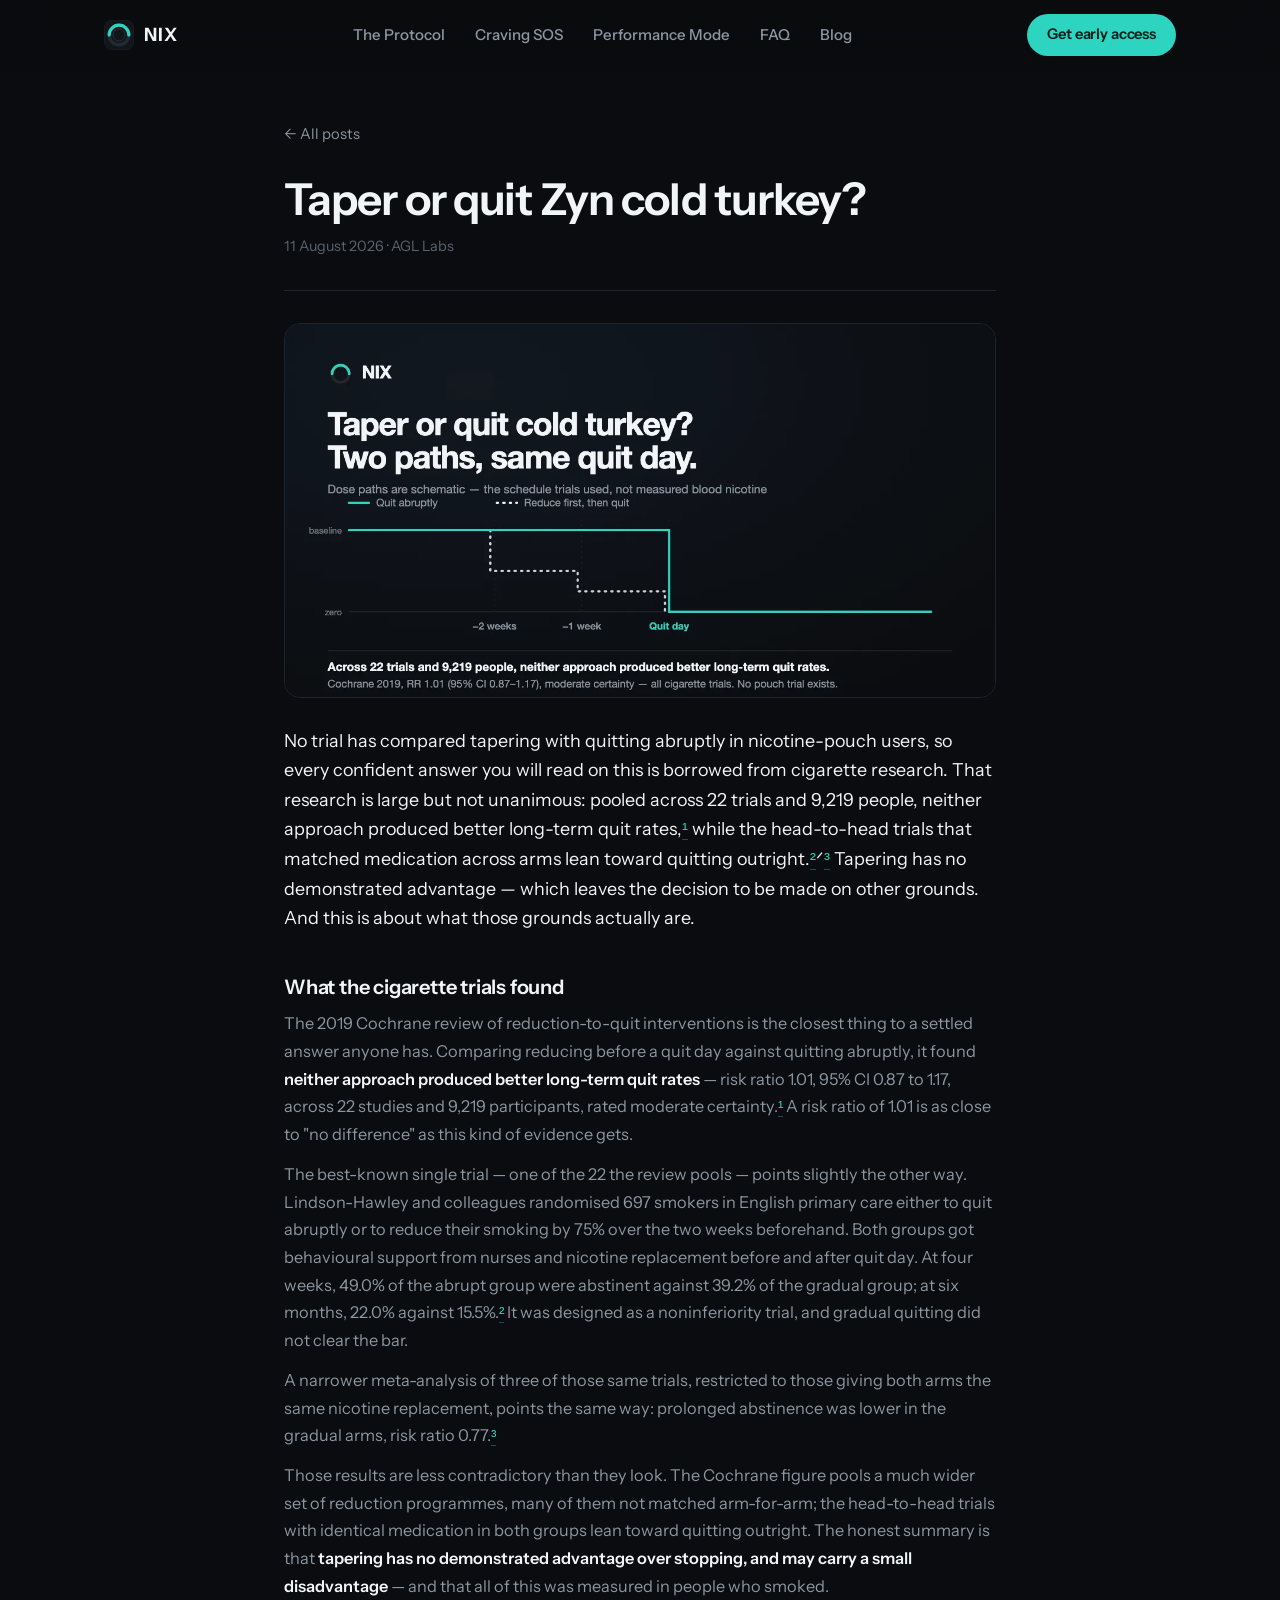
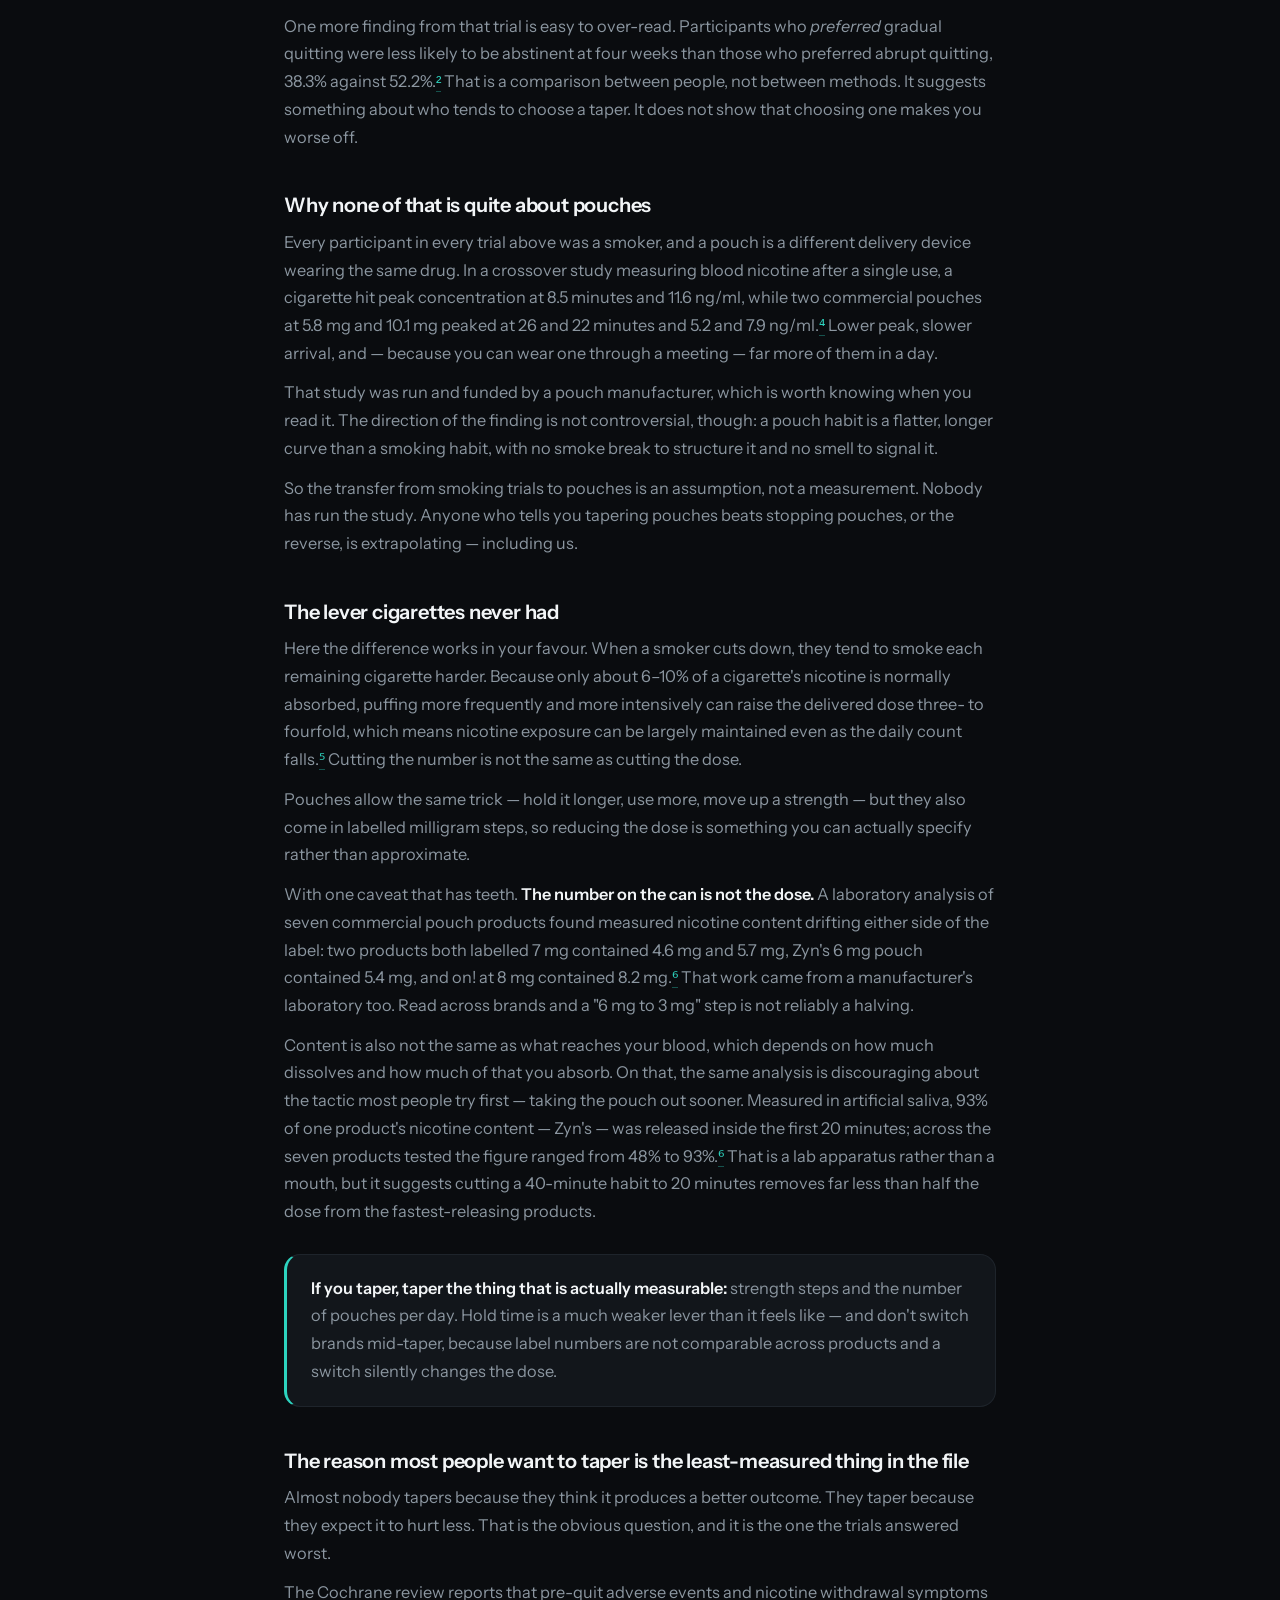
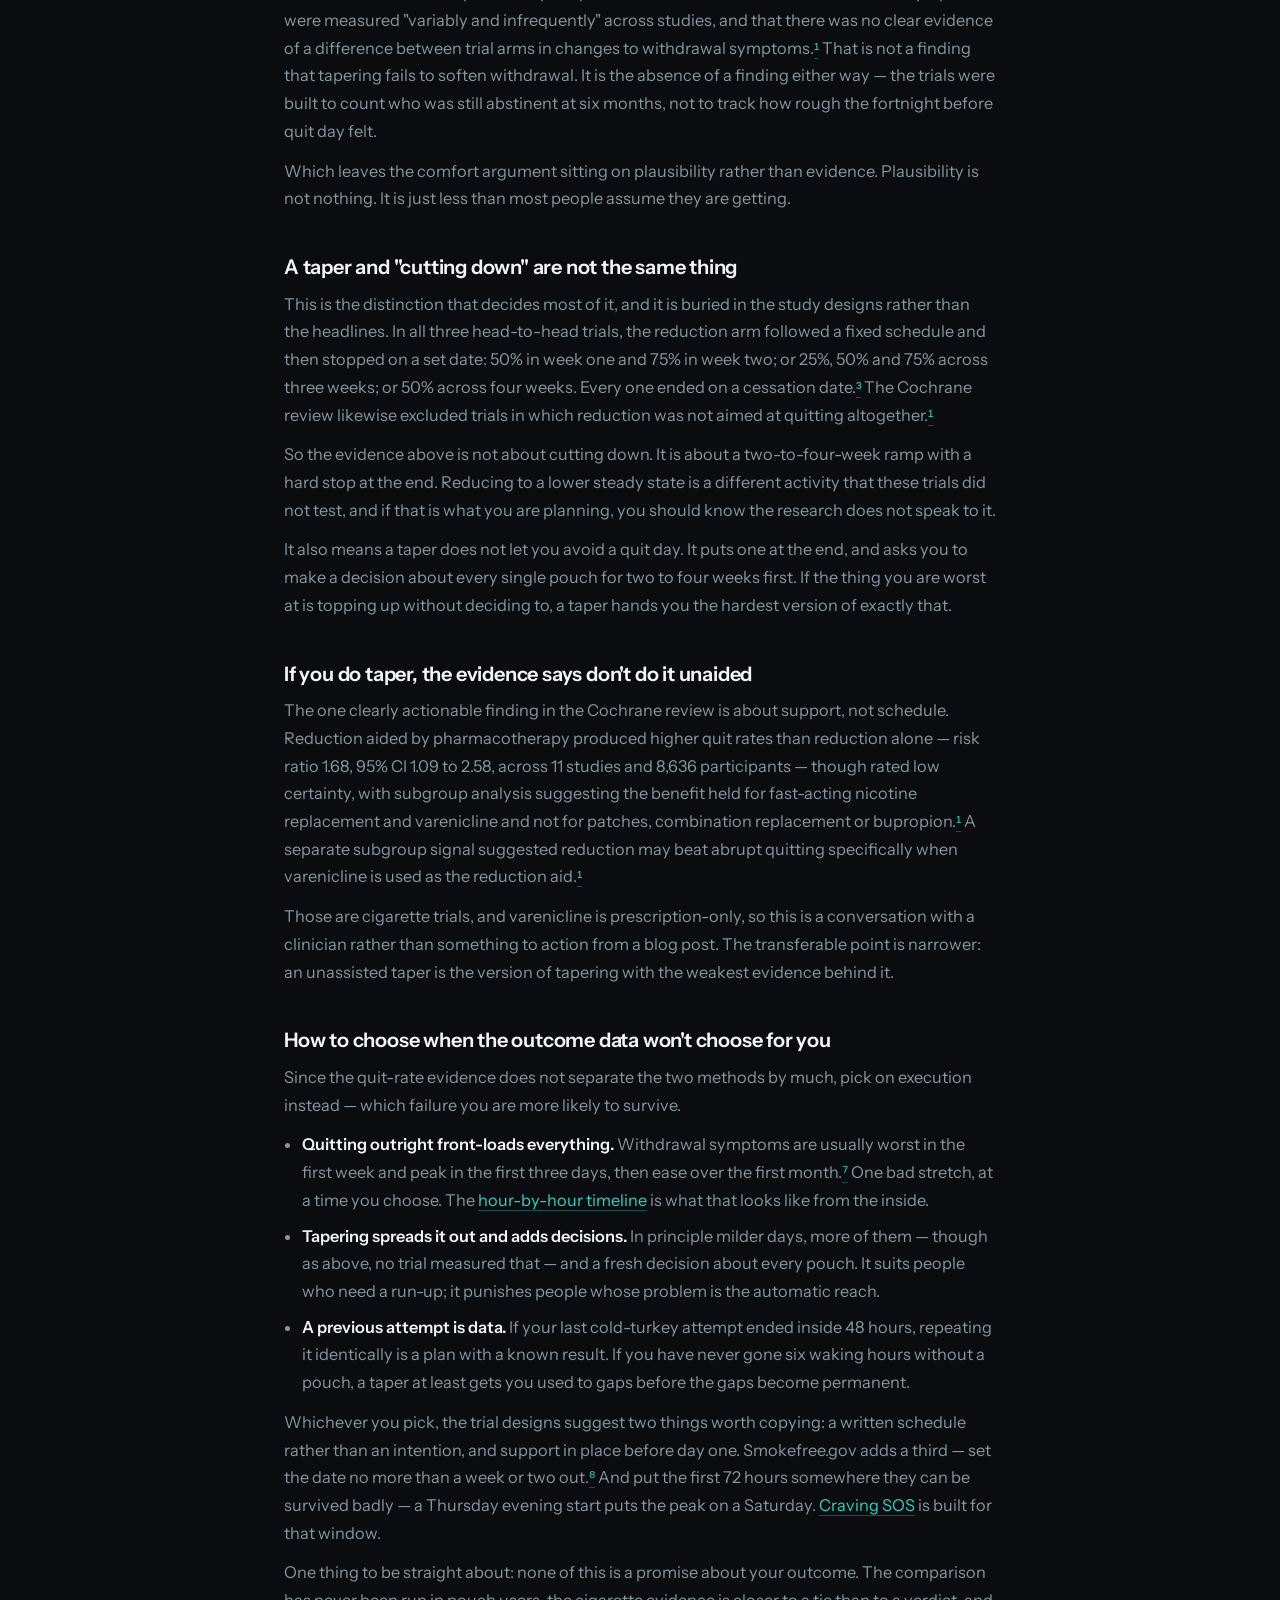
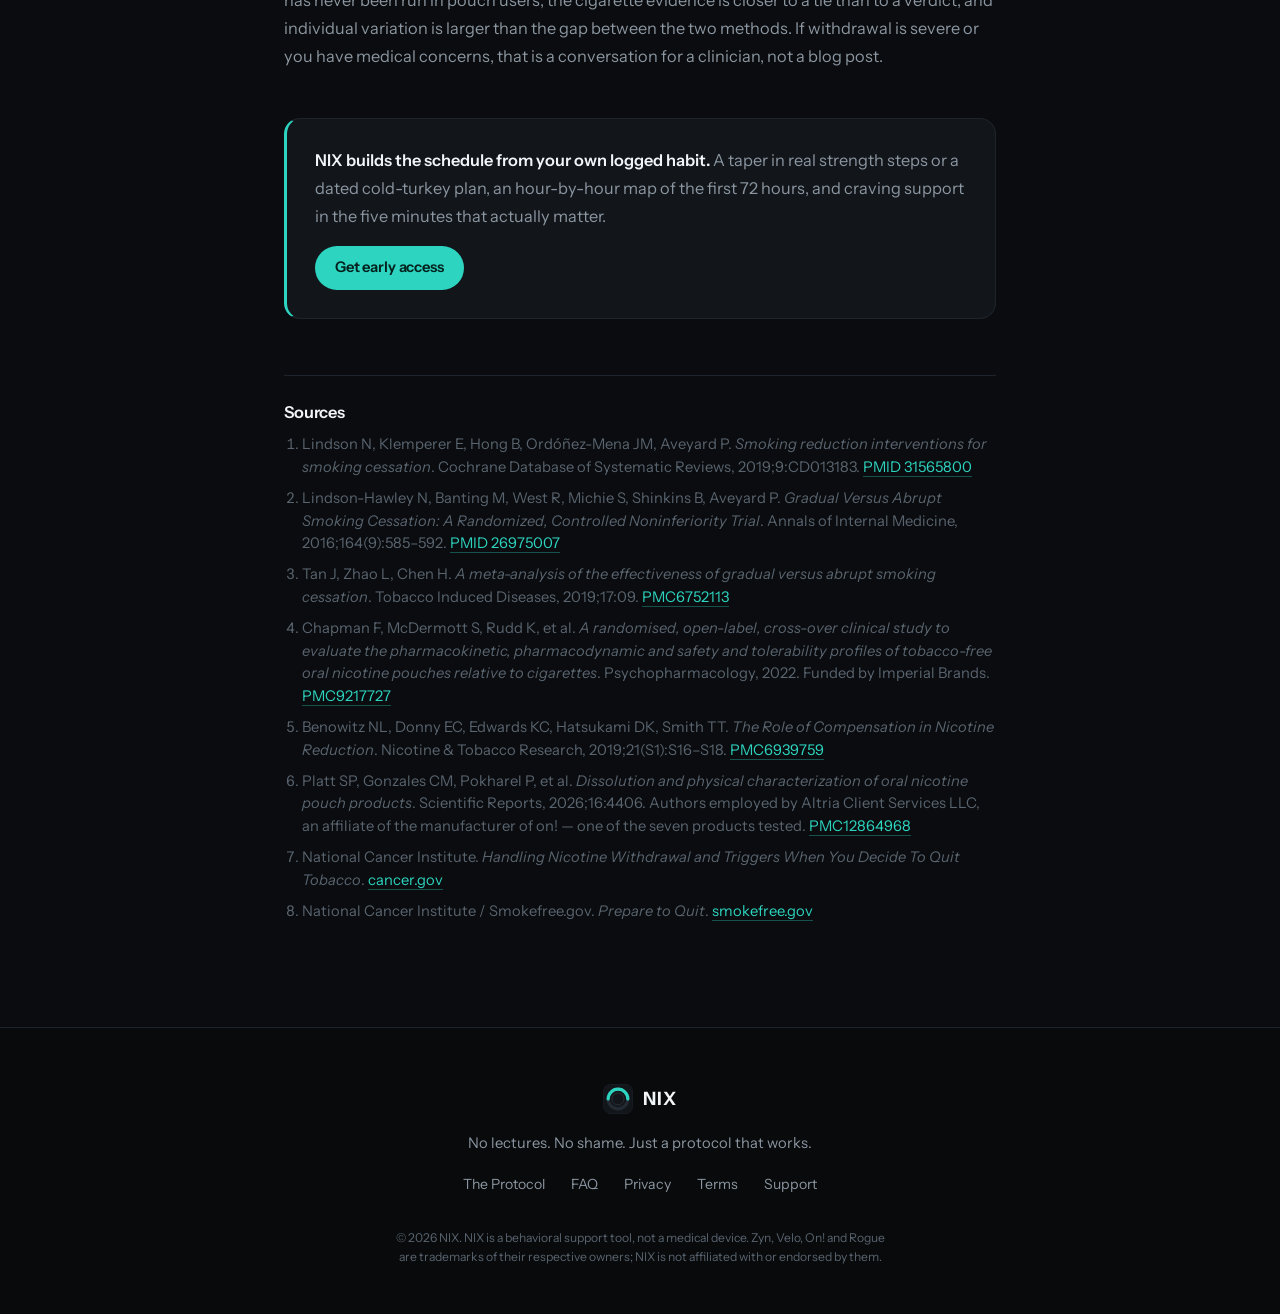
<file: blog/taper-vs-cold-turkey.html>
<!DOCTYPE html>
<html lang="en">
<head>
  <meta charset="UTF-8" />
  <meta name="viewport" content="width=device-width, initial-scale=1.0" />
  <title>Taper or quit Zyn cold turkey? — NIX</title>
  <meta name="description" content="No trial has compared tapering with quitting abruptly in pouch users. What the cigarette evidence actually shows, what transfers to pouches, and what doesn't." />
  <meta name="robots" content="index, follow" />
  <link rel="icon" href="/assets/favicon-48.png" sizes="48x48" type="image/png" />
  <link rel="icon" href="/assets/favicon-192.png" sizes="192x192" type="image/png" />
  <link rel="apple-touch-icon" href="/assets/apple-touch-icon.png" />
  <link rel="preconnect" href="https://fonts.googleapis.com" />
  <link rel="preconnect" href="https://fonts.gstatic.com" crossorigin />
  <link href="https://fonts.googleapis.com/css2?family=Instrument+Sans:ital,wght@0,400..700;1,400..700&display=swap" rel="stylesheet" />
  <link rel="stylesheet" href="../styles.css?v=6" />
  <link rel="stylesheet" href="../legal.css?v=1" />
  <link rel="stylesheet" href="../blog.css?v=1" />
  <link rel="canonical" href="https://nixthepouch.com/blog/taper-vs-cold-turkey.html" />
  <meta property="og:url" content="https://nixthepouch.com/blog/taper-vs-cold-turkey.html" />
  <meta property="og:title" content="Taper or quit Zyn cold turkey? — NIX" />
  <meta property="og:description" content="No trial has compared tapering with quitting abruptly in pouch users. What the cigarette evidence shows, and what transfers to pouches." />
  <meta property="og:type" content="article" />
  <!-- PNG, not WebP: some link scrapers still won't render WebP cards. The in-page
       hero below serves WebP with this as the fallback. -->
  <meta property="og:image" content="https://nixthepouch.com/assets/taper-vs-cold-turkey.png" />
  <meta property="og:image:width" content="1200" />
  <meta property="og:image:height" content="630" />
  <meta property="og:image:alt" content="Two schematic dose paths arriving at the same quit day: quitting abruptly holds at baseline then drops to zero, while reducing first steps down to half, then a quarter, then zero." />
  <meta name="twitter:card" content="summary_large_image" />
  <meta name="twitter:image" content="https://nixthepouch.com/assets/taper-vs-cold-turkey.png" />
  <script type="application/ld+json">
  {
    "@context": "https://schema.org",
    "@type": "BlogPosting",
    "@id": "https://nixthepouch.com/blog/taper-vs-cold-turkey.html#post",
    "headline": "Taper or quit Zyn cold turkey?",
    "description": "No trial has compared tapering with quitting abruptly in pouch users. What the cigarette evidence actually shows, what transfers to pouches, and what doesn't.",
    "url": "https://nixthepouch.com/blog/taper-vs-cold-turkey.html",
    "image": "https://nixthepouch.com/assets/taper-vs-cold-turkey.png",
    "datePublished": "2026-08-11",
    "dateModified": "2026-08-11",
    "inLanguage": "en-US",
    "author": { "@id": "https://nixthepouch.com/#organization" },
    "publisher": { "@id": "https://nixthepouch.com/#organization" },
    "isPartOf": { "@id": "https://nixthepouch.com/blog/#blog" },
    "mainEntityOfPage": "https://nixthepouch.com/blog/taper-vs-cold-turkey.html"
  }
  </script>
</head>
<body>

  <header class="nav" id="nav">
    <div class="nav-inner">
      <a href="../index.html" class="wordmark" aria-label="NIX home">
        <svg class="mark" viewBox="0 0 32 32" aria-hidden="true">
          <rect width="32" height="32" rx="8" fill="var(--surface)"/>
          <circle cx="16" cy="16" r="10.5" fill="none" stroke="#242a32" stroke-width="3.4"/>
          <path d="M5.5 16a10.5 10.5 0 0 1 21 0" fill="none" stroke="var(--mint)"
                stroke-width="3.4" stroke-linecap="round"/>
          <circle cx="16" cy="16" r="6.4" fill="#12161b" stroke="#2b323a" stroke-width="1"/>
        </svg>
        <span>NIX</span>
      </a>
      <nav class="nav-links" aria-label="Primary">
        <a href="../index.html#protocol">The Protocol</a>
        <a href="../index.html#sos">Craving SOS</a>
        <a href="../index.html#performance">Performance Mode</a>
        <a href="../index.html#faq">FAQ</a>
        <a href="./">Blog</a>
      </nav>
      <a href="../index.html#waitlist" class="btn btn-primary btn-sm">Get early access</a>
    </div>
  </header>

  <main class="legal-main">
    <div class="container container-narrow">
      <a href="./" class="legal-back">← All posts</a>

      <div class="legal-header">
        <h1>Taper or quit Zyn cold turkey?</h1>
        <p class="post-byline">
          <time datetime="2026-08-11">11 August 2026</time> · AGL Labs
        </p>
      </div>

      <div class="legal-body">

        <picture>
          <source srcset="../assets/taper-vs-cold-turkey.webp" type="image/webp" />
          <img class="post-hero" src="../assets/taper-vs-cold-turkey.png"
               width="1200" height="630" fetchpriority="high" decoding="async"
               alt="Two schematic dose paths arriving at the same quit day: quitting abruptly holds at baseline then drops to zero, while reducing first steps down to half, then a quarter, then zero." />
        </picture>

        <p class="legal-lede">No trial has compared tapering with quitting abruptly in
        nicotine-pouch users, so every confident answer you will read on this is borrowed
        from cigarette research. That research is large but not unanimous: pooled across
        22 trials and 9,219 people, neither approach produced better long-term quit
        rates,<a href="#s1">¹</a> while the head-to-head trials that matched medication
        across arms lean toward quitting outright.<a href="#s2">²</a>ᐟ<a href="#s3">³</a>
        Tapering has no demonstrated advantage — which leaves the decision to be made on
        other grounds. And this is about what those grounds actually are.</p>

        <h2>What the cigarette trials found</h2>

        <p>The 2019 Cochrane review of reduction-to-quit interventions is the closest thing
        to a settled answer anyone has. Comparing reducing before a quit day against
        quitting abruptly, it found <strong>neither approach produced better long-term quit
        rates</strong> — risk ratio 1.01, 95% CI 0.87 to 1.17, across 22 studies and 9,219
        participants, rated moderate certainty.<a href="#s1">¹</a> A risk ratio of 1.01 is
        as close to "no difference" as this kind of evidence gets.</p>

        <p>The best-known single trial — one of the 22 the review pools — points slightly
        the other way. Lindson-Hawley and
        colleagues randomised 697 smokers in English primary care either to quit abruptly
        or to reduce their smoking by 75% over the two weeks beforehand. Both groups got
        behavioural support from nurses and nicotine replacement before and after quit day.
        At four weeks, 49.0% of the abrupt group were abstinent against 39.2% of the
        gradual group; at six months, 22.0% against 15.5%.<a href="#s2">²</a> It was
        designed as a noninferiority trial, and gradual quitting did not clear the bar.</p>

        <p>A narrower meta-analysis of three of those same trials, restricted to those
        giving both arms the same nicotine replacement, points the same way: prolonged
        abstinence was lower in
        the gradual arms, risk ratio 0.77.<a href="#s3">³</a></p>

        <p>Those results are less contradictory than they look. The Cochrane figure pools a
        much wider set of reduction programmes, many of them not matched arm-for-arm; the
        head-to-head trials with identical medication in both groups lean toward quitting
        outright. The honest summary is that <strong>tapering has no demonstrated advantage
        over stopping, and may carry a small disadvantage</strong> — and that all of this
        was measured in people who smoked.</p>

        <p>One more finding from that trial is easy to over-read. Participants who
        <em>preferred</em> gradual quitting were less likely to be abstinent at four weeks
        than those who preferred abrupt quitting, 38.3% against 52.2%.<a href="#s2">²</a>
        That is a comparison between people, not between methods. It suggests something
        about who tends to choose a taper. It does not show that choosing one makes you
        worse off.</p>

        <h2>Why none of that is quite about pouches</h2>

        <p>Every participant in every trial above was a smoker, and a pouch is a different
        delivery device wearing the same drug. In a crossover study measuring blood
        nicotine after a single use, a cigarette hit peak concentration at 8.5 minutes and
        11.6 ng/ml, while two commercial pouches at 5.8 mg and 10.1 mg peaked at 26 and 22
        minutes and 5.2 and 7.9 ng/ml.<a href="#s4">⁴</a> Lower peak, slower arrival, and — because you can
        wear one through a meeting — far more of them in a day.</p>

        <p>That study was run and funded by a pouch manufacturer, which is worth knowing
        when you read it. The direction of the finding is not controversial, though: a
        pouch habit is a flatter, longer curve than a smoking habit, with no smoke break to
        structure it and no smell to signal it.</p>

        <p>So the transfer from smoking trials to pouches is an assumption, not a
        measurement. Nobody has run the study. Anyone who tells you tapering pouches beats
        stopping pouches, or the reverse, is extrapolating — including us.</p>

        <h2>The lever cigarettes never had</h2>

        <p>Here the difference works in your favour. When a smoker cuts down, they tend to
        smoke each remaining cigarette harder. Because only about 6–10% of a cigarette's
        nicotine is normally absorbed, puffing more frequently and more intensively can
        raise the delivered dose three- to fourfold, which means nicotine exposure can be
        largely maintained even as the daily count falls.<a href="#s5">⁵</a> Cutting the
        number is not the same as cutting the dose.</p>

        <p>Pouches allow the same trick — hold it longer, use more, move up a strength —
        but they also come in labelled milligram steps, so reducing the dose is something
        you can actually specify rather than approximate.</p>

        <p>With one caveat that has teeth. <strong>The number on the can is not the dose.</strong>
        A laboratory analysis of seven commercial pouch products found measured nicotine
        content drifting either side of the label: two products both labelled 7 mg
        contained 4.6 mg and 5.7 mg, Zyn's 6 mg pouch contained 5.4 mg, and on! at 8 mg
        contained 8.2 mg.<a href="#s6">⁶</a> That work came from a manufacturer's
        laboratory too. Read across brands and a "6 mg to 3 mg" step is not reliably a
        halving.</p>

        <p>Content is also not the same as what reaches your blood, which depends on how
        much dissolves and how much of that you absorb. On that, the same analysis is
        discouraging about the tactic most people try first — taking the pouch out sooner.
        Measured in artificial saliva, 93% of one product's nicotine
        content — Zyn's — was released inside the first 20 minutes; across the seven
        products tested the figure ranged from 48% to 93%.<a href="#s6">⁶</a> That is a lab
        apparatus rather than a mouth, but it suggests cutting a 40-minute habit to 20
        minutes removes far less than half the dose from the fastest-releasing
        products.</p>

        <div class="legal-callout">
          <p><strong>If you taper, taper the thing that is actually measurable:</strong>
          strength steps and the number of pouches per day. Hold time is a much weaker
          lever than it feels like — and don't switch brands mid-taper, because label
          numbers are not comparable across products and a switch silently changes the
          dose.</p>
        </div>

        <h2>The reason most people want to taper is the least-measured thing in the file</h2>

        <p>Almost nobody tapers because they think it produces a better outcome. They taper
        because they expect it to hurt less. That is the obvious question, and it is the
        one the trials answered worst.</p>

        <p>The Cochrane review reports that pre-quit adverse events and nicotine withdrawal
        symptoms were measured "variably and infrequently" across studies, and that there
        was no clear evidence of a difference between trial arms in changes to withdrawal
        symptoms.<a href="#s1">¹</a> That is not a finding that tapering fails to soften
        withdrawal. It is the absence of a finding either way — the trials were built to
        count who was still abstinent at six months, not to track how rough the fortnight
        before quit day felt.</p>

        <p>Which leaves the comfort argument sitting on plausibility rather than evidence.
        Plausibility is not nothing. It is just less than most people assume they are
        getting.</p>

        <h2>A taper and "cutting down" are not the same thing</h2>

        <p>This is the distinction that decides most of it, and it is buried in the study
        designs rather than the headlines. In all three head-to-head trials, the reduction
        arm followed a fixed schedule and then stopped on a set date: 50% in week one and
        75% in week two; or 25%, 50% and 75% across three weeks; or 50% across four weeks.
        Every one ended on a cessation date.<a href="#s3">³</a> The Cochrane review
        likewise excluded trials in which reduction was not aimed at quitting
        altogether.<a href="#s1">¹</a></p>

        <p>So the evidence above is not about cutting down. It is about a two-to-four-week
        ramp with a hard stop at the end. Reducing to a lower steady state is a different
        activity that these trials did not test, and if that is what you are planning, you
        should know the research does not speak to it.</p>

        <p>It also means a taper does not let you avoid a quit day. It puts one at the end,
        and asks you to make a decision about every single pouch for two to four weeks
        first. If the thing you are worst at is topping up without deciding to, a taper
        hands you the hardest version of exactly that.</p>

        <h2>If you do taper, the evidence says don't do it unaided</h2>

        <p>The one clearly actionable finding in the Cochrane review is about support, not
        schedule. Reduction aided by pharmacotherapy produced higher quit rates than
        reduction alone — risk ratio 1.68, 95% CI 1.09 to 2.58, across 11 studies and 8,636
        participants — though rated low certainty, with subgroup analysis suggesting the
        benefit held for fast-acting nicotine replacement and varenicline and not for
        patches, combination replacement or bupropion.<a href="#s1">¹</a> A separate
        subgroup signal suggested reduction may beat abrupt quitting specifically when
        varenicline is used as the reduction aid.<a href="#s1">¹</a></p>

        <p>Those are cigarette trials, and varenicline is prescription-only, so this is a
        conversation with a clinician rather than something to action from a blog post. The
        transferable point is narrower: an unassisted taper is the version of tapering with
        the weakest evidence behind it.</p>

        <h2>How to choose when the outcome data won't choose for you</h2>

        <p>Since the quit-rate evidence does not separate the two methods by much, pick on
        execution instead — which failure you are more likely to survive.</p>

        <ul>
          <li><strong>Quitting outright front-loads everything.</strong> Withdrawal
          symptoms are usually worst in the first week and peak in the first three days,
          then ease over the first month.<a href="#s7">⁷</a> One bad stretch, at a time you
          choose. The <a href="zyn-withdrawal-timeline.html">hour-by-hour timeline</a> is
          what that looks like from the inside.</li>
          <li><strong>Tapering spreads it out and adds decisions.</strong> In principle
          milder days, more of them — though as above, no trial measured that — and a
          fresh decision about every pouch. It suits people who need a run-up; it punishes people whose problem is
          the automatic reach.</li>
          <li><strong>A previous attempt is data.</strong> If your last cold-turkey attempt
          ended inside 48 hours, repeating it identically is a plan with a known result. If
          you have never gone six waking hours without a pouch, a taper at least gets you
          used to gaps before the gaps become permanent.</li>
        </ul>

        <p>Whichever you pick, the trial designs suggest two things worth copying: a
        written schedule rather than an intention, and support in place before day one.
        Smokefree.gov adds a third — set the date no more than a week or two
        out.<a href="#s8">⁸</a> And put the first 72 hours somewhere they can be survived
        badly — a Thursday evening start puts the peak on a Saturday.
        <a href="../index.html#sos">Craving SOS</a> is built for that window.</p>

        <p>One thing to be straight about: none of this is a promise about your outcome.
        The comparison has never been run in pouch users, the cigarette evidence is closer
        to a tie than to a verdict, and individual variation is larger than the gap between
        the two methods. If withdrawal is severe or you have medical concerns, that is a
        conversation for a clinician, not a blog post.</p>

        <div class="post-cta">
          <p><strong>NIX builds the schedule from your own logged habit.</strong> A taper
          in real strength steps or a dated cold-turkey plan, an hour-by-hour map of the
          first 72 hours, and craving support in the five minutes that actually matter.</p>
          <p><a href="../index.html#waitlist" class="btn btn-primary btn-sm">Get early access</a></p>
        </div>

        <div class="post-sources">
          <h2>Sources</h2>
          <ol>
            <li id="s1">Lindson N, Klemperer E, Hong B, Ordóñez-Mena JM, Aveyard P.
              <em>Smoking reduction interventions for smoking cessation</em>. Cochrane
              Database of Systematic Reviews, 2019;9:CD013183.
              <a href="https://pubmed.ncbi.nlm.nih.gov/31565800/">PMID 31565800</a></li>
            <li id="s2">Lindson-Hawley N, Banting M, West R, Michie S, Shinkins B, Aveyard P.
              <em>Gradual Versus Abrupt Smoking Cessation: A Randomized, Controlled
              Noninferiority Trial</em>. Annals of Internal Medicine, 2016;164(9):585–592.
              <a href="https://pubmed.ncbi.nlm.nih.gov/26975007/">PMID 26975007</a></li>
            <li id="s3">Tan J, Zhao L, Chen H. <em>A meta-analysis of the effectiveness of
              gradual versus abrupt smoking cessation</em>. Tobacco Induced Diseases,
              2019;17:09.
              <a href="https://pmc.ncbi.nlm.nih.gov/articles/PMC6752113/">PMC6752113</a></li>
            <li id="s4">Chapman F, McDermott S, Rudd K, et al. <em>A randomised,
              open-label, cross-over clinical study to evaluate the pharmacokinetic,
              pharmacodynamic and safety and tolerability profiles of tobacco-free oral
              nicotine pouches relative to cigarettes</em>. Psychopharmacology, 2022.
              Funded by Imperial Brands.
              <a href="https://pmc.ncbi.nlm.nih.gov/articles/PMC9217727/">PMC9217727</a></li>
            <li id="s5">Benowitz NL, Donny EC, Edwards KC, Hatsukami DK, Smith TT.
              <em>The Role of Compensation in Nicotine Reduction</em>. Nicotine &amp;
              Tobacco Research, 2019;21(S1):S16–S18.
              <a href="https://pmc.ncbi.nlm.nih.gov/articles/PMC6939759/">PMC6939759</a></li>
            <li id="s6">Platt SP, Gonzales CM, Pokharel P, et al. <em>Dissolution and
              physical characterization of oral nicotine pouch products</em>. Scientific
              Reports, 2026;16:4406. Authors employed by Altria Client Services LLC, an
              affiliate of the manufacturer of on! — one of the seven products tested.
              <a href="https://pmc.ncbi.nlm.nih.gov/articles/PMC12864968/">PMC12864968</a></li>
            <li id="s7">National Cancer Institute. <em>Handling Nicotine Withdrawal and
              Triggers When You Decide To Quit Tobacco</em>.
              <a href="https://www.cancer.gov/about-cancer/causes-prevention/risk/tobacco/withdrawal-fact-sheet">cancer.gov</a></li>
            <li id="s8">National Cancer Institute / Smokefree.gov. <em>Prepare to Quit</em>.
              <a href="https://smokefree.gov/quit-smoking/getting-started/prepare-to-quit">smokefree.gov</a></li>
          </ol>
        </div>

      </div>
    </div>
  </main>

  <footer class="footer">
    <div class="container footer-inner">
      <div class="wordmark wordmark-footer">
        <svg class="mark" viewBox="0 0 32 32" aria-hidden="true">
          <rect width="32" height="32" rx="8" fill="var(--surface)"/>
          <circle cx="16" cy="16" r="10.5" fill="none" stroke="#242a32" stroke-width="3.4"/>
          <path d="M5.5 16a10.5 10.5 0 0 1 21 0" fill="none" stroke="var(--mint)"
                stroke-width="3.4" stroke-linecap="round"/>
          <circle cx="16" cy="16" r="6.4" fill="#12161b" stroke="#2b323a" stroke-width="1"/>
        </svg>
        <span>NIX</span>
      </div>
      <p class="footer-tag">No lectures. No shame. Just a protocol that works.</p>
      <div class="footer-links">
        <a href="../index.html#protocol">The Protocol</a>
        <a href="../index.html#faq">FAQ</a>
        <a href="../privacy.html">Privacy</a>
        <a href="../terms.html">Terms</a>
        <a href="../support.html">Support</a>
      </div>
      <p class="footer-fine">© 2026 NIX. NIX is a behavioral support tool, not a medical device. Zyn, Velo, On! and Rogue are trademarks of their respective owners; NIX is not affiliated with or endorsed by them.</p>
    </div>
  </footer>

</body>
</html>
</file>
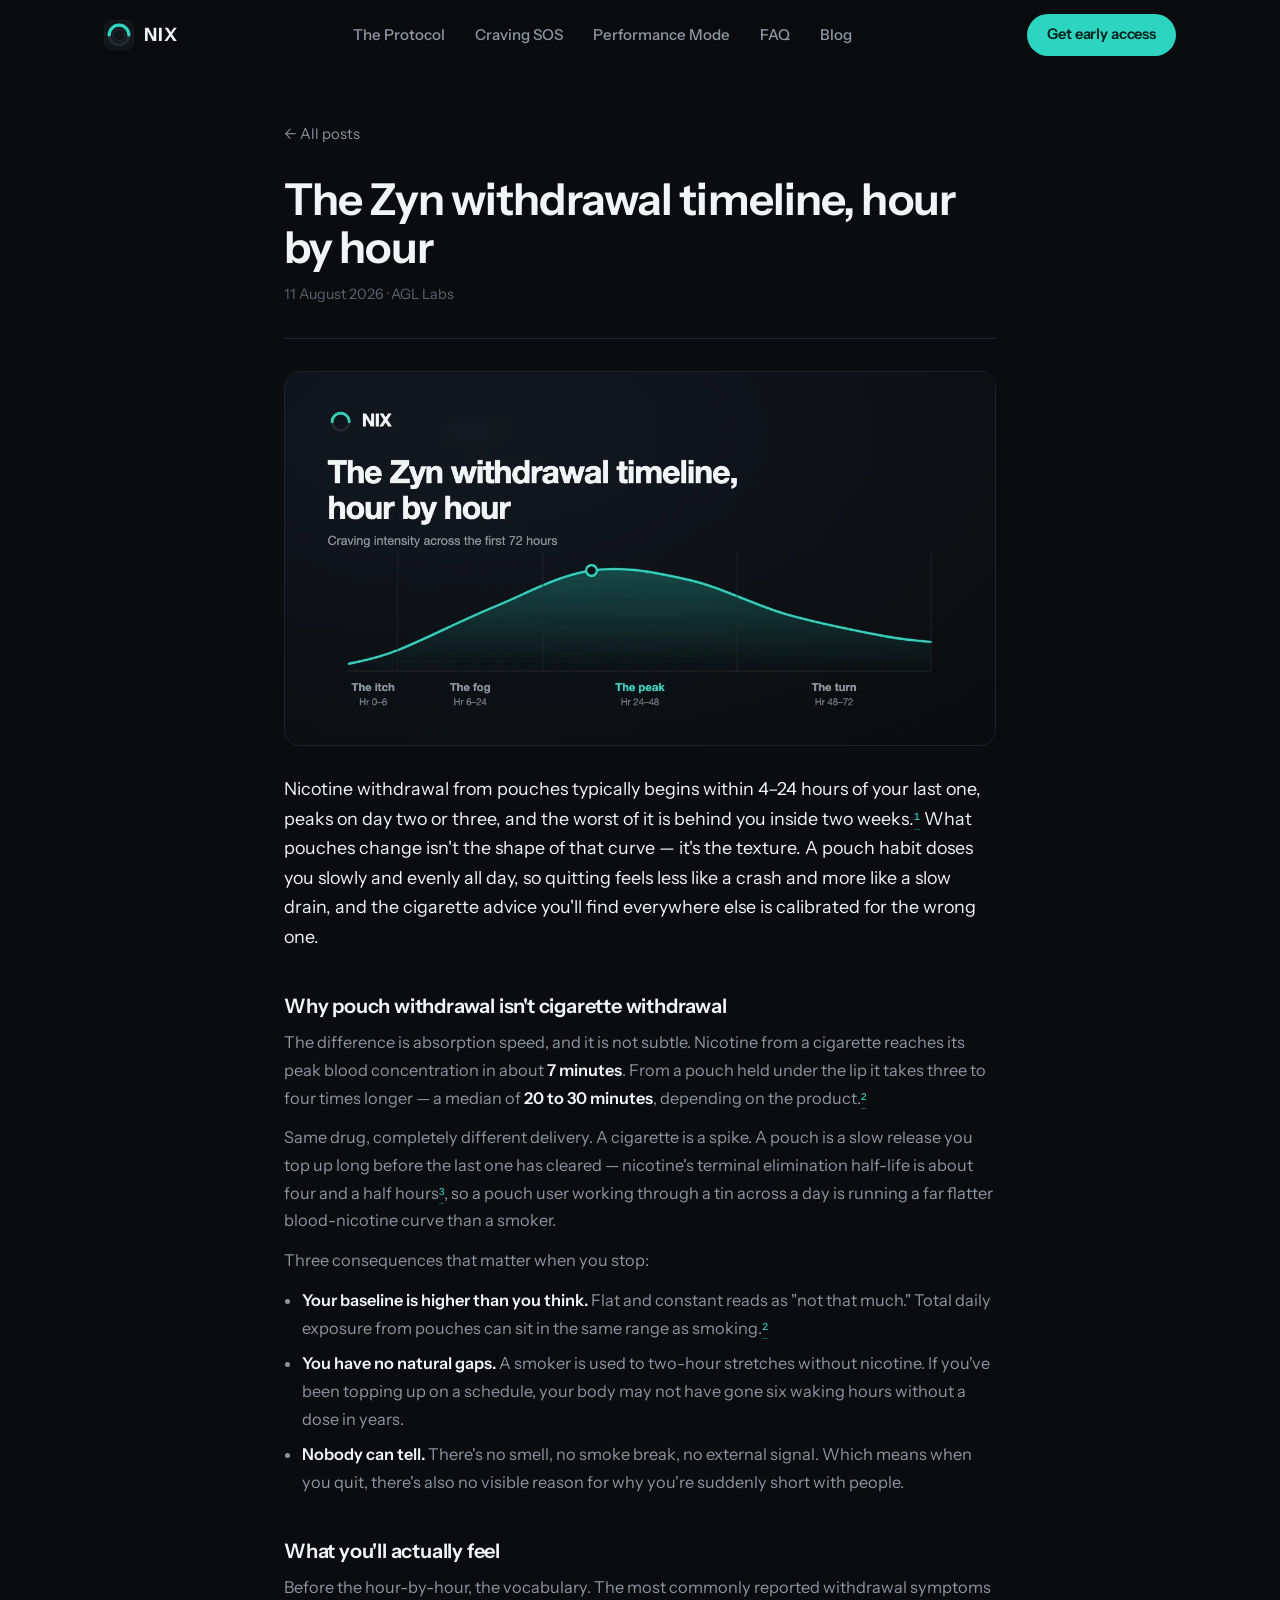
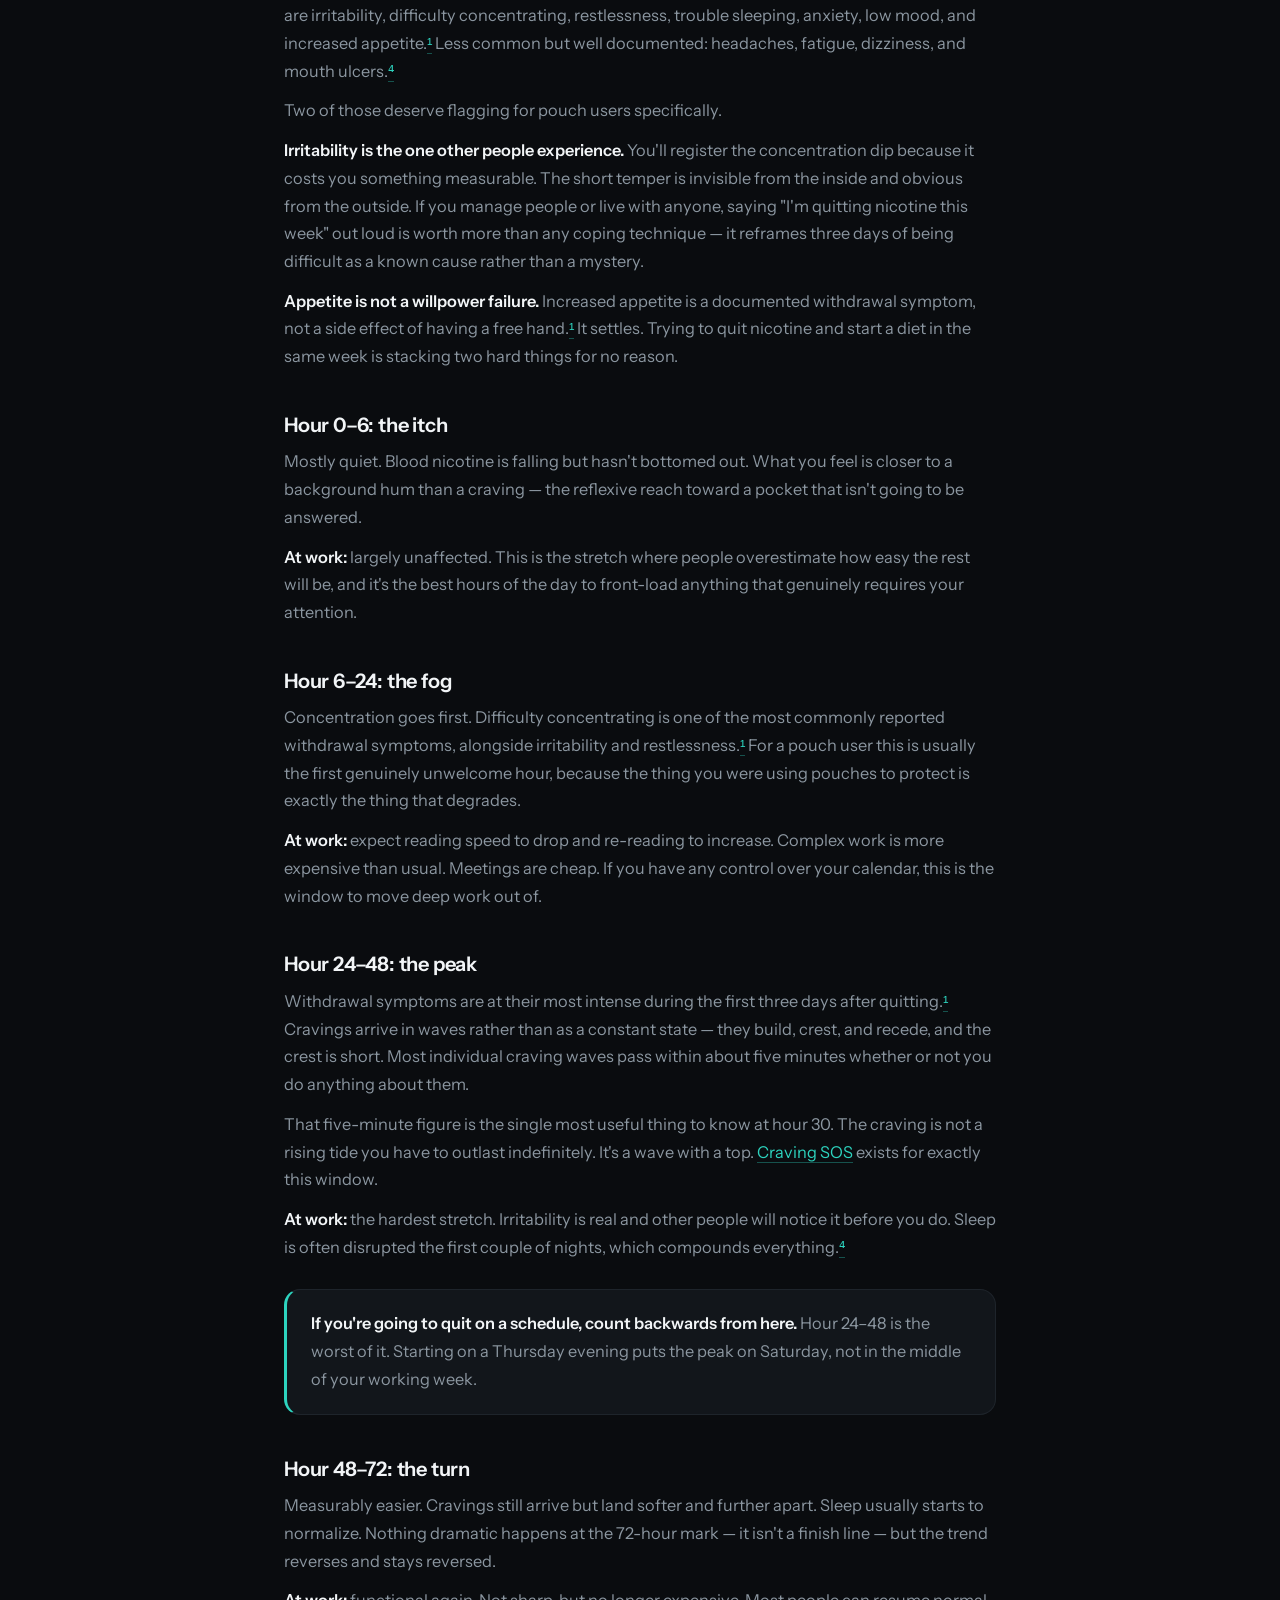
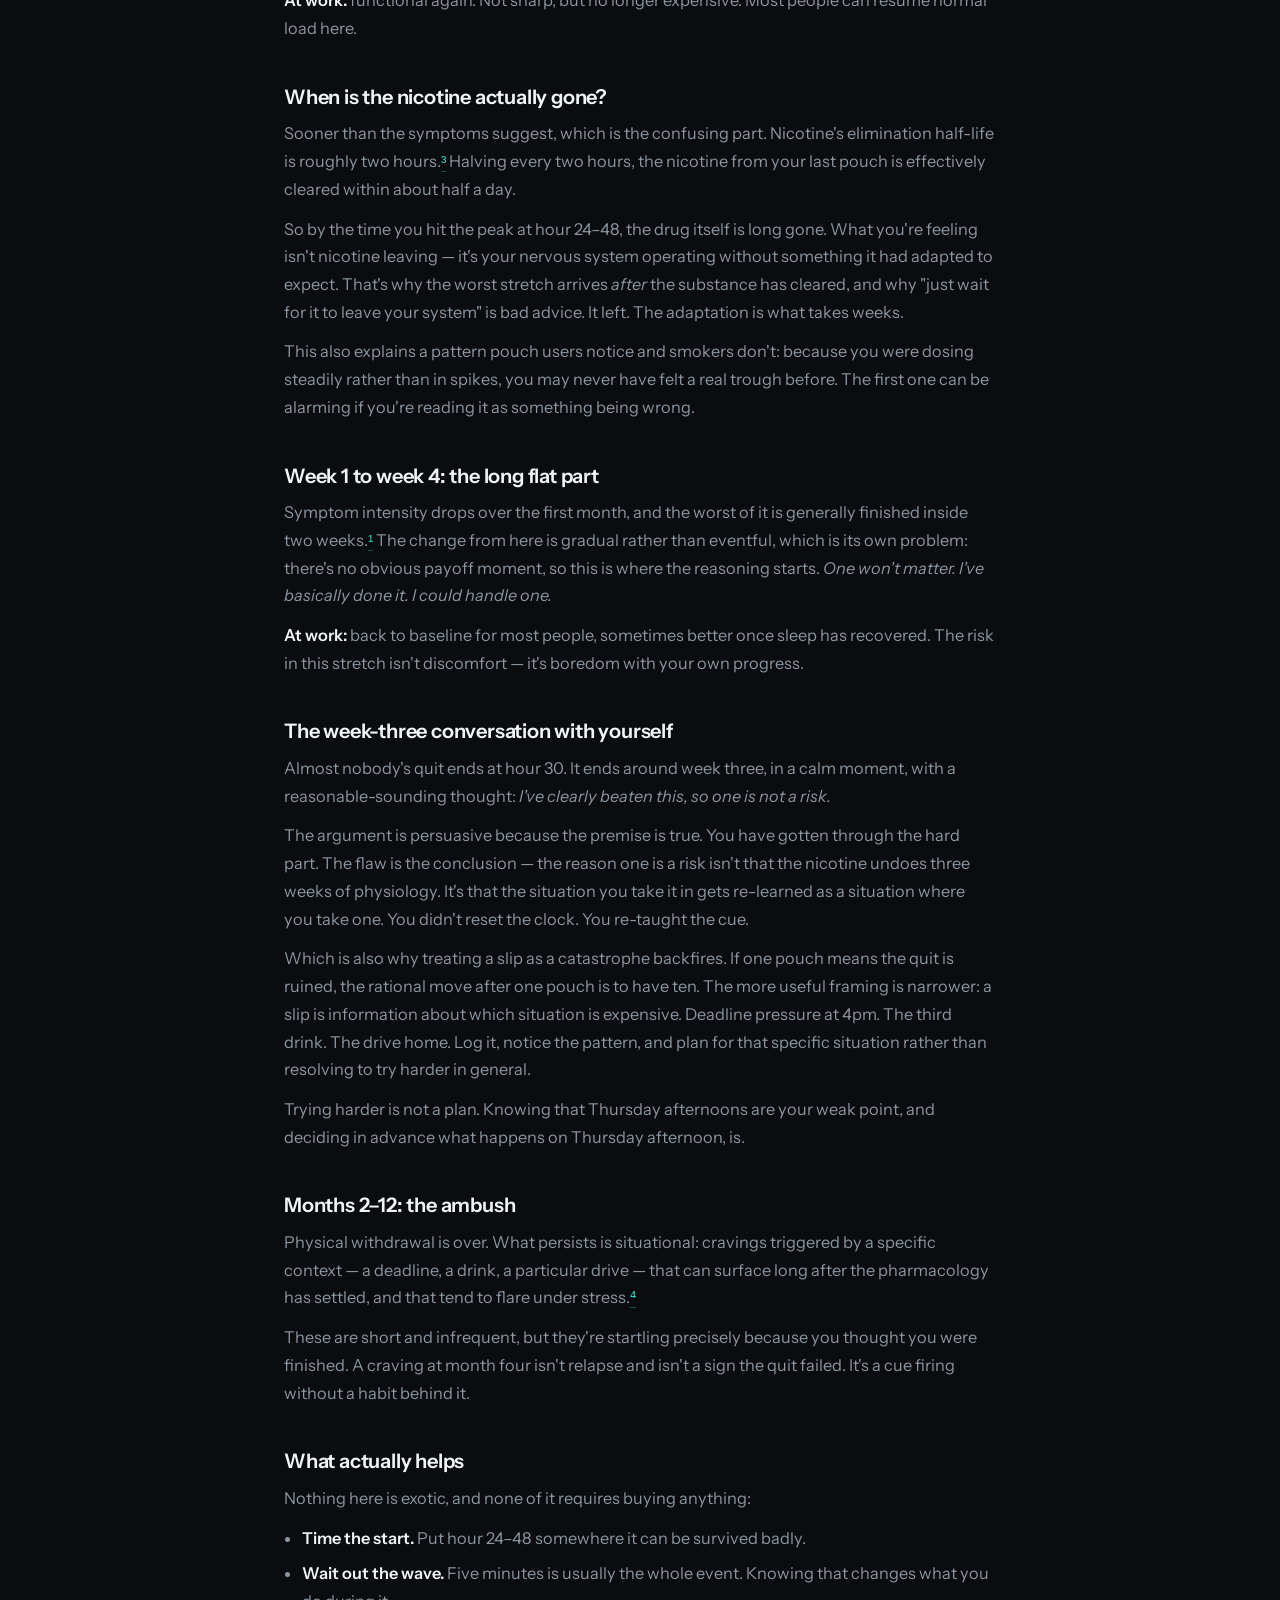
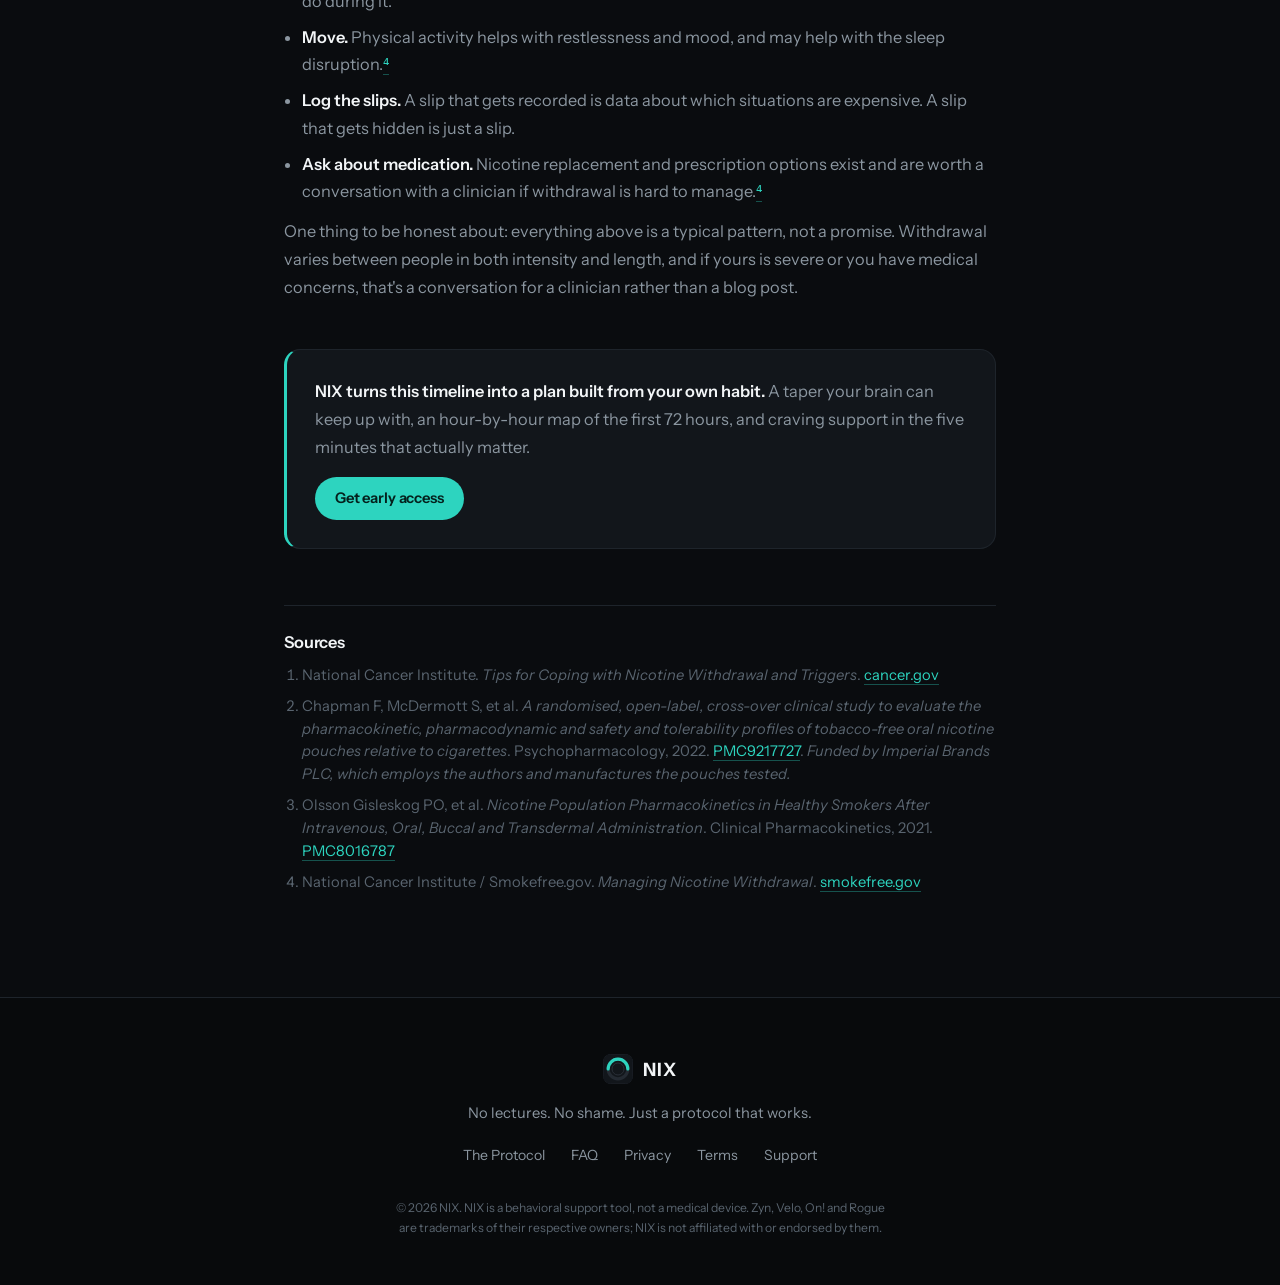
<file: blog/zyn-withdrawal-timeline.html>
<!DOCTYPE html>
<html lang="en">
<head>
  <meta charset="UTF-8" />
  <meta name="viewport" content="width=device-width, initial-scale=1.0" />
  <title>The Zyn withdrawal timeline, hour by hour — NIX</title>
  <meta name="description" content="What quitting nicotine pouches actually feels like, hour by hour: when withdrawal starts, when it peaks, when it ends — and why pouch timelines don't match the cigarette advice you'll find everywhere else." />
  <meta name="robots" content="index, follow" />
  <link rel="icon" href="/assets/favicon-48.png" sizes="48x48" type="image/png" />
  <link rel="icon" href="/assets/favicon-192.png" sizes="192x192" type="image/png" />
  <link rel="apple-touch-icon" href="/assets/apple-touch-icon.png" />
  <link rel="preconnect" href="https://fonts.googleapis.com" />
  <link rel="preconnect" href="https://fonts.gstatic.com" crossorigin />
  <link href="https://fonts.googleapis.com/css2?family=Instrument+Sans:ital,wght@0,400..700;1,400..700&display=swap" rel="stylesheet" />
  <link rel="stylesheet" href="../styles.css?v=6" />
  <link rel="stylesheet" href="../legal.css?v=1" />
  <link rel="stylesheet" href="../blog.css?v=1" />
  <link rel="canonical" href="https://nixthepouch.com/blog/zyn-withdrawal-timeline.html" />
  <meta property="og:url" content="https://nixthepouch.com/blog/zyn-withdrawal-timeline.html" />
  <meta property="og:title" content="The Zyn withdrawal timeline, hour by hour — NIX" />
  <meta property="og:description" content="When pouch withdrawal starts, when it peaks, when it ends — and why the cigarette advice doesn't transfer." />
  <meta property="og:type" content="article" />
  <!-- PNG, not WebP: some link scrapers still won't render WebP cards. The in-page
       hero below serves WebP with this as the fallback. -->
  <meta property="og:image" content="https://nixthepouch.com/assets/zyn-withdrawal-timeline.png" />
  <meta property="og:image:width" content="1200" />
  <meta property="og:image:height" content="630" />
  <meta property="og:image:alt" content="Craving intensity across the first 72 hours after quitting nicotine pouches, peaking between hours 24 and 48." />
  <meta name="twitter:card" content="summary_large_image" />
  <meta name="twitter:image" content="https://nixthepouch.com/assets/zyn-withdrawal-timeline.png" />
  <script type="application/ld+json">
  {
    "@context": "https://schema.org",
    "@type": "BlogPosting",
    "@id": "https://nixthepouch.com/blog/zyn-withdrawal-timeline.html#post",
    "headline": "The Zyn withdrawal timeline, hour by hour",
    "description": "What quitting nicotine pouches actually feels like, hour by hour: when withdrawal starts, when it peaks, when it ends — and why pouch timelines don't match cigarette advice.",
    "url": "https://nixthepouch.com/blog/zyn-withdrawal-timeline.html",
    "image": "https://nixthepouch.com/assets/zyn-withdrawal-timeline.png",
    "datePublished": "2026-08-11",
    "dateModified": "2026-08-11",
    "inLanguage": "en-US",
    "author": { "@id": "https://nixthepouch.com/#organization" },
    "publisher": { "@id": "https://nixthepouch.com/#organization" },
    "isPartOf": { "@id": "https://nixthepouch.com/blog/#blog" },
    "mainEntityOfPage": "https://nixthepouch.com/blog/zyn-withdrawal-timeline.html"
  }
  </script>
</head>
<body>

  <header class="nav" id="nav">
    <div class="nav-inner">
      <a href="../index.html" class="wordmark" aria-label="NIX home">
        <svg class="mark" viewBox="0 0 32 32" aria-hidden="true">
          <rect width="32" height="32" rx="8" fill="var(--surface)"/>
          <circle cx="16" cy="16" r="10.5" fill="none" stroke="#242a32" stroke-width="3.4"/>
          <path d="M5.5 16a10.5 10.5 0 0 1 21 0" fill="none" stroke="var(--mint)"
                stroke-width="3.4" stroke-linecap="round"/>
          <circle cx="16" cy="16" r="6.4" fill="#12161b" stroke="#2b323a" stroke-width="1"/>
        </svg>
        <span>NIX</span>
      </a>
      <nav class="nav-links" aria-label="Primary">
        <a href="../index.html#protocol">The Protocol</a>
        <a href="../index.html#sos">Craving SOS</a>
        <a href="../index.html#performance">Performance Mode</a>
        <a href="../index.html#faq">FAQ</a>
        <a href="./">Blog</a>
      </nav>
      <a href="../index.html#waitlist" class="btn btn-primary btn-sm">Get early access</a>
    </div>
  </header>

  <main class="legal-main">
    <div class="container container-narrow">
      <a href="./" class="legal-back">← All posts</a>

      <div class="legal-header">
        <h1>The Zyn withdrawal timeline, hour by hour</h1>
        <p class="post-byline">
          <time datetime="2026-08-11">11 August 2026</time> · AGL Labs
        </p>
      </div>

      <div class="legal-body">

        <picture>
          <source srcset="../assets/zyn-withdrawal-timeline.webp" type="image/webp" />
          <img class="post-hero" src="../assets/zyn-withdrawal-timeline.png"
               width="1200" height="630" fetchpriority="high" decoding="async"
               alt="Craving intensity across the first 72 hours after quitting nicotine pouches: low through hours 0–6 (the itch), climbing through 6–24 (the fog), peaking between 24 and 48 (the peak), then falling through 48–72 (the turn)." />
        </picture>

        <p class="legal-lede">Nicotine withdrawal from pouches typically begins within
        4–24 hours of your last one, peaks on day two or three, and the worst of it is
        behind you inside two weeks.<a href="#s1">¹</a> What pouches change isn't the
        shape of that curve — it's the texture. A pouch habit doses you slowly and evenly
        all day, so quitting feels less like a crash and more like a slow drain, and the
        cigarette advice you'll find everywhere else is calibrated for the wrong one.</p>

        <h2>Why pouch withdrawal isn't cigarette withdrawal</h2>

        <p>The difference is absorption speed, and it is not subtle. Nicotine from a
        cigarette reaches its peak blood concentration in about <strong>7 minutes</strong>.
        From a pouch held under the lip it takes three to four times longer — a median of
        <strong>20 to 30 minutes</strong>, depending on the product.<a href="#s2">²</a></p>

        <p>Same drug, completely different delivery. A cigarette is a spike. A pouch is a
        slow release you top up long before the last one has cleared — nicotine's terminal
        elimination half-life is about four and a half hours<a href="#s3">³</a>, so a pouch
        user working through a tin across a day is running a far flatter blood-nicotine
        curve than a smoker.</p>

        <p>Three consequences that matter when you stop:</p>

        <ul>
          <li><strong>Your baseline is higher than you think.</strong> Flat and constant
          reads as "not that much." Total daily exposure from pouches can sit in the same
          range as smoking.<a href="#s2">²</a></li>
          <li><strong>You have no natural gaps.</strong> A smoker is used to two-hour
          stretches without nicotine. If you've been topping up on a schedule, your body
          may not have gone six waking hours without a dose in years.</li>
          <li><strong>Nobody can tell.</strong> There's no smell, no smoke break, no
          external signal. Which means when you quit, there's also no visible reason for
          why you're suddenly short with people.</li>
        </ul>

        <h2>What you'll actually feel</h2>

        <p>Before the hour-by-hour, the vocabulary. The most commonly reported withdrawal
        symptoms are irritability, difficulty concentrating, restlessness, trouble
        sleeping, anxiety, low mood, and increased appetite.<a href="#s1">¹</a> Less
        common but well documented: headaches, fatigue, dizziness, and mouth
        ulcers.<a href="#s4">⁴</a></p>

        <p>Two of those deserve flagging for pouch users specifically.</p>

        <p><strong>Irritability is the one other people experience.</strong> You'll
        register the concentration dip because it costs you something measurable. The
        short temper is invisible from the inside and obvious from the outside. If you
        manage people or live with anyone, saying "I'm quitting nicotine this week" out
        loud is worth more than any coping technique — it reframes three days of being
        difficult as a known cause rather than a mystery.</p>

        <p><strong>Appetite is not a willpower failure.</strong> Increased appetite is a
        documented withdrawal symptom, not a side effect of having a free hand.<a href="#s1">¹</a>
        It settles. Trying to quit nicotine and start a diet in the same week is stacking
        two hard things for no reason.</p>

        <h2>Hour 0–6: the itch</h2>

        <p>Mostly quiet. Blood nicotine is falling but hasn't bottomed out. What you feel
        is closer to a background hum than a craving — the reflexive reach toward a pocket
        that isn't going to be answered.</p>

        <p><strong>At work:</strong> largely unaffected. This is the stretch where people
        overestimate how easy the rest will be, and it's the best hours of the day to
        front-load anything that genuinely requires your attention.</p>

        <h2>Hour 6–24: the fog</h2>

        <p>Concentration goes first. Difficulty concentrating is one of the most commonly
        reported withdrawal symptoms, alongside irritability and
        restlessness.<a href="#s1">¹</a> For a pouch user this is usually the first
        genuinely unwelcome hour, because the thing you were using pouches to protect is
        exactly the thing that degrades.</p>

        <p><strong>At work:</strong> expect reading speed to drop and re-reading to
        increase. Complex work is more expensive than usual. Meetings are cheap. If you
        have any control over your calendar, this is the window to move deep work out of.</p>

        <h2>Hour 24–48: the peak</h2>

        <p>Withdrawal symptoms are at their most intense during the first three days after
        quitting.<a href="#s1">¹</a> Cravings arrive in waves rather than as a constant
        state — they build, crest, and recede, and the crest is short. Most individual
        craving waves pass within about five minutes whether or not you do anything about
        them.</p>

        <p>That five-minute figure is the single most useful thing to know at hour 30. The
        craving is not a rising tide you have to outlast indefinitely. It's a wave with a
        top. <a href="../index.html#sos">Craving SOS</a> exists for exactly this window.</p>

        <p><strong>At work:</strong> the hardest stretch. Irritability is real and other
        people will notice it before you do. Sleep is often disrupted the first couple of
        nights, which compounds everything.<a href="#s4">⁴</a></p>

        <div class="legal-callout">
          <p><strong>If you're going to quit on a schedule, count backwards from here.</strong>
          Hour 24–48 is the worst of it. Starting on a Thursday evening puts the peak on
          Saturday, not in the middle of your working week.</p>
        </div>

        <h2>Hour 48–72: the turn</h2>

        <p>Measurably easier. Cravings still arrive but land softer and further apart.
        Sleep usually starts to normalize. Nothing dramatic happens at the 72-hour mark —
        it isn't a finish line — but the trend reverses and stays reversed.</p>

        <p><strong>At work:</strong> functional again. Not sharp, but no longer
        expensive. Most people can resume normal load here.</p>

        <h2>When is the nicotine actually gone?</h2>

        <p>Sooner than the symptoms suggest, which is the confusing part. Nicotine's
        elimination half-life is roughly two hours.<a href="#s3">³</a> Halving every two
        hours, the nicotine from your last pouch is effectively cleared within about half
        a day.</p>

        <p>So by the time you hit the peak at hour 24–48, the drug itself is long gone.
        What you're feeling isn't nicotine leaving — it's your nervous system operating
        without something it had adapted to expect. That's why the worst stretch arrives
        <em>after</em> the substance has cleared, and why "just wait for it to leave your
        system" is bad advice. It left. The adaptation is what takes weeks.</p>

        <p>This also explains a pattern pouch users notice and smokers don't: because you
        were dosing steadily rather than in spikes, you may never have felt a real trough
        before. The first one can be alarming if you're reading it as something being
        wrong.</p>

        <h2>Week 1 to week 4: the long flat part</h2>

        <p>Symptom intensity drops over the first month, and the worst of it is generally
        finished inside two weeks.<a href="#s1">¹</a> The change from here is gradual
        rather than eventful, which is its own problem: there's no obvious payoff moment,
        so this is where the reasoning starts. <em>One won't matter. I've basically done
        it. I could handle one.</em></p>

        <p><strong>At work:</strong> back to baseline for most people, sometimes better
        once sleep has recovered. The risk in this stretch isn't discomfort — it's
        boredom with your own progress.</p>

        <h2>The week-three conversation with yourself</h2>

        <p>Almost nobody's quit ends at hour 30. It ends around week three, in a calm
        moment, with a reasonable-sounding thought: <em>I've clearly beaten this, so one
        is not a risk.</em></p>

        <p>The argument is persuasive because the premise is true. You have gotten through
        the hard part. The flaw is the conclusion — the reason one is a risk isn't that
        the nicotine undoes three weeks of physiology. It's that the situation you take it
        in gets re-learned as a situation where you take one. You didn't reset the clock.
        You re-taught the cue.</p>

        <p>Which is also why treating a slip as a catastrophe backfires. If one pouch
        means the quit is ruined, the rational move after one pouch is to have ten. The
        more useful framing is narrower: a slip is information about which situation is
        expensive. Deadline pressure at 4pm. The third drink. The drive home. Log it,
        notice the pattern, and plan for that specific situation rather than resolving to
        try harder in general.</p>

        <p>Trying harder is not a plan. Knowing that Thursday afternoons are your weak
        point, and deciding in advance what happens on Thursday afternoon, is.</p>

        <h2>Months 2–12: the ambush</h2>

        <p>Physical withdrawal is over. What persists is situational: cravings triggered by
        a specific context — a deadline, a drink, a particular drive — that can surface
        long after the pharmacology has settled, and that tend to flare under
        stress.<a href="#s4">⁴</a></p>

        <p>These are short and infrequent, but they're startling precisely because you
        thought you were finished. A craving at month four isn't relapse and isn't a sign
        the quit failed. It's a cue firing without a habit behind it.</p>

        <h2>What actually helps</h2>

        <p>Nothing here is exotic, and none of it requires buying anything:</p>

        <ul>
          <li><strong>Time the start.</strong> Put hour 24–48 somewhere it can be
          survived badly.</li>
          <li><strong>Wait out the wave.</strong> Five minutes is usually the whole
          event. Knowing that changes what you do during it.</li>
          <li><strong>Move.</strong> Physical activity helps with restlessness and
          mood, and may help with the sleep disruption.<a href="#s4">⁴</a></li>
          <li><strong>Log the slips.</strong> A slip that gets recorded is data about
          which situations are expensive. A slip that gets hidden is just a slip.</li>
          <li><strong>Ask about medication.</strong> Nicotine replacement and prescription
          options exist and are worth a conversation with a clinician if withdrawal is
          hard to manage.<a href="#s4">⁴</a></li>
        </ul>

        <p>One thing to be honest about: everything above is a typical pattern, not a
        promise. Withdrawal varies between people in both intensity and length, and if
        yours is severe or you have medical concerns, that's a conversation for a
        clinician rather than a blog post.</p>

        <div class="post-cta">
          <p><strong>NIX turns this timeline into a plan built from your own habit.</strong>
          A taper your brain can keep up with, an hour-by-hour map of the first 72 hours,
          and craving support in the five minutes that actually matter.</p>
          <p><a href="../index.html#waitlist" class="btn btn-primary btn-sm">Get early access</a></p>
        </div>

        <div class="post-sources">
          <h2>Sources</h2>
          <ol>
            <li id="s1">National Cancer Institute. <em>Tips for Coping with Nicotine
              Withdrawal and Triggers</em>.
              <a href="https://www.cancer.gov/about-cancer/causes-prevention/risk/tobacco/withdrawal-fact-sheet">cancer.gov</a></li>
            <li id="s2">Chapman F, McDermott S, et al. <em>A randomised, open-label, cross-over
              clinical study to evaluate the pharmacokinetic, pharmacodynamic and safety
              and tolerability profiles of tobacco-free oral nicotine pouches relative to
              cigarettes</em>. Psychopharmacology, 2022.
              <a href="https://www.ncbi.nlm.nih.gov/pmc/articles/PMC9217727/">PMC9217727</a>. <em>Funded by Imperial Brands PLC, which employs the authors and manufactures the pouches tested.</em></li>
            <li id="s3">Olsson Gisleskog PO, et al. <em>Nicotine Population Pharmacokinetics in
              Healthy Smokers After Intravenous, Oral, Buccal and Transdermal
              Administration</em>. Clinical Pharmacokinetics, 2021.
              <a href="https://pmc.ncbi.nlm.nih.gov/articles/PMC8016787/">PMC8016787</a></li>
            <li id="s4">National Cancer Institute / Smokefree.gov. <em>Managing Nicotine
              Withdrawal</em>.
              <a href="https://smokefree.gov/challenges-when-quitting/withdrawal/managing-nicotine-withdrawal">smokefree.gov</a></li>
          </ol>
        </div>

      </div>
    </div>
  </main>

  <footer class="footer">
    <div class="container footer-inner">
      <div class="wordmark wordmark-footer">
        <svg class="mark" viewBox="0 0 32 32" aria-hidden="true">
          <rect width="32" height="32" rx="8" fill="var(--surface)"/>
          <circle cx="16" cy="16" r="10.5" fill="none" stroke="#242a32" stroke-width="3.4"/>
          <path d="M5.5 16a10.5 10.5 0 0 1 21 0" fill="none" stroke="var(--mint)"
                stroke-width="3.4" stroke-linecap="round"/>
          <circle cx="16" cy="16" r="6.4" fill="#12161b" stroke="#2b323a" stroke-width="1"/>
        </svg>
        <span>NIX</span>
      </div>
      <p class="footer-tag">No lectures. No shame. Just a protocol that works.</p>
      <div class="footer-links">
        <a href="../index.html#protocol">The Protocol</a>
        <a href="../index.html#faq">FAQ</a>
        <a href="../privacy.html">Privacy</a>
        <a href="../terms.html">Terms</a>
        <a href="../support.html">Support</a>
      </div>
      <p class="footer-fine">© 2026 NIX. NIX is a behavioral support tool, not a medical device. Zyn, Velo, On! and Rogue are trademarks of their respective owners; NIX is not affiliated with or endorsed by them.</p>
    </div>
  </footer>

</body>
</html>
</file>
<file: styles.css>
/* ============================================================
   NIX — marketing site
   Brand system: bg #0A0C0F · surface #12161B · mint #2DD4BF
   amber #F5A623 · ember #F0654A · text #F2F5F7
   Font: Instrument Sans
   ============================================================ */

:root {
  --bg: #0A0C0F;
  --surface: #12161B;
  --surface-2: #171C22;
  --line: #1E242B;
  --mint: #2DD4BF;
  --mint-dim: rgba(45, 212, 191, 0.12);
  --amber: #F5A623;
  --ember: #F0654A;
  --text: #F2F5F7;
  --muted: #8B96A0;
  --muted-2: #59646F;
  --radius: 16px;
  --radius-lg: 24px;
  --font: "Instrument Sans", -apple-system, BlinkMacSystemFont, "Segoe UI", sans-serif;
}

* { margin: 0; padding: 0; box-sizing: border-box; }

html { scroll-behavior: smooth; }

body {
  background: var(--bg);
  color: var(--text);
  font-family: var(--font);
  font-size: 17px;
  line-height: 1.6;
  -webkit-font-smoothing: antialiased;
  overflow-x: hidden;
}

.container {
  max-width: 1120px;
  margin: 0 auto;
  padding: 0 24px;
}

.container-narrow { max-width: 760px; }

/* ---------- type ---------- */

h1 {
  font-size: clamp(2.5rem, 5.5vw, 4.25rem);
  line-height: 1.04;
  letter-spacing: -0.03em;
  font-weight: 640;
}

h1 em, h2 em {
  font-style: normal;
  color: var(--mint);
}

h2 {
  font-size: clamp(1.9rem, 3.6vw, 2.9rem);
  line-height: 1.08;
  letter-spacing: -0.025em;
  font-weight: 620;
  margin-bottom: 18px;
}

h3 {
  font-size: 1.25rem;
  letter-spacing: -0.01em;
  font-weight: 600;
  margin-bottom: 10px;
}

.eyebrow {
  font-size: 0.8rem;
  font-weight: 640;
  letter-spacing: 0.14em;
  text-transform: uppercase;
  color: var(--mint);
  margin-bottom: 16px;
}

.eyebrow.ember { color: var(--ember); }

.lede, .section-lede {
  color: var(--muted);
  font-size: clamp(1.05rem, 1.6vw, 1.2rem);
  line-height: 1.65;
  max-width: 56ch;
}

.section-lede { margin-bottom: 44px; }

/* ---------- buttons ---------- */

.btn {
  display: inline-flex;
  align-items: center;
  justify-content: center;
  gap: 8px;
  padding: 14px 28px;
  border-radius: 999px;
  font-weight: 620;
  font-size: 1rem;
  text-decoration: none;
  letter-spacing: -0.01em;
  transition: transform 0.18s ease, box-shadow 0.18s ease, background 0.18s ease, border-color 0.18s ease;
}

.btn-primary {
  background: var(--mint);
  color: #04211D;
  box-shadow: 0 0 0 0 rgba(45, 212, 191, 0.35);
}

.btn-primary:hover {
  transform: translateY(-1px);
  box-shadow: 0 8px 30px -6px rgba(45, 212, 191, 0.45);
}

.btn-ghost {
  color: var(--text);
  border: 1px solid var(--line);
  background: transparent;
}

.btn-ghost:hover { border-color: var(--muted-2); background: var(--surface); }

.btn-sm { padding: 9px 20px; font-size: 0.92rem; }
.btn-lg { padding: 17px 40px; font-size: 1.1rem; }

/* ---------- nav ---------- */

.nav {
  position: fixed;
  inset: 0 0 auto 0;
  z-index: 100;
  backdrop-filter: blur(16px);
  -webkit-backdrop-filter: blur(16px);
  background: rgba(10, 12, 15, 0.72);
  border-bottom: 1px solid transparent;
  transition: border-color 0.3s ease;
}

.nav.scrolled { border-bottom-color: var(--line); }

.nav-inner {
  max-width: 1120px;
  margin: 0 auto;
  padding: 14px 24px;
  display: flex;
  align-items: center;
  justify-content: space-between;
  gap: 24px;
}

.wordmark {
  display: inline-flex;
  align-items: center;
  gap: 10px;
  text-decoration: none;
  color: var(--text);
  font-weight: 680;
  font-size: 1.15rem;
  letter-spacing: 0.06em;
}

.mark { width: 30px; height: 30px; border-radius: 8px; }
.mark rect { stroke: var(--line); stroke-width: 1; }
.mark-lg { width: 56px; height: 56px; margin-bottom: 24px; }

.nav-links {
  display: flex;
  gap: 30px;
}

.nav-links a {
  color: var(--muted);
  text-decoration: none;
  font-size: 0.94rem;
  font-weight: 520;
  transition: color 0.15s ease;
}

.nav-links a:hover { color: var(--text); }

/* ---------- hero ---------- */

.hero {
  position: relative;
  padding: 168px 0 96px;
  overflow: hidden;
}

.hero-glow {
  position: absolute;
  top: -280px;
  right: -180px;
  width: 720px;
  height: 720px;
  background: radial-gradient(circle, rgba(45, 212, 191, 0.10) 0%, transparent 62%);
  pointer-events: none;
}

.hero-grid {
  display: grid;
  grid-template-columns: 1.15fr 0.85fr;
  gap: 56px;
  align-items: center;
}

.hero-actions {
  display: flex;
  gap: 14px;
  flex-wrap: wrap;
  margin-top: 34px;
}

.hero-actions.center { justify-content: center; }

.hero-note {
  margin-top: 22px;
  font-size: 0.9rem;
  color: var(--muted-2);
  letter-spacing: 0.01em;
}

.hero-copy .lede { margin-top: 22px; }

/* ---------- phone mockup ---------- */

.hero-visual { display: flex; justify-content: center; }

.phone {
  width: 300px;
  aspect-ratio: 9 / 19.5;
  border-radius: 44px;
  padding: 10px;
  background: linear-gradient(160deg, #232A32, #0E1114);
  box-shadow:
    0 40px 90px -30px rgba(0, 0, 0, 0.8),
    0 0 80px -30px rgba(45, 212, 191, 0.18);
}

.phone-screen {
  height: 100%;
  background: var(--bg);
  border: 1px solid var(--line);
  border-radius: 36px;
  padding: 20px 22px 26px;
  display: flex;
  flex-direction: column;
  align-items: center;
}

.phone-status {
  width: 100%;
  display: flex;
  justify-content: space-between;
  font-size: 0.72rem;
  color: var(--muted-2);
  font-weight: 600;
  margin-bottom: 26px;
}

.status-dots { letter-spacing: 2px; font-size: 0.5rem; align-self: center; }

/* SOS screen (matches in-app UI) */

.sos-topbar {
  position: relative;
  width: 100%;
  display: flex;
  justify-content: center;
  align-items: center;
  margin-bottom: 24px;
}

.sos-cycle {
  font-size: 0.68rem;
  font-weight: 640;
  letter-spacing: 0.22em;
  text-transform: uppercase;
  color: var(--muted-2);
}

.sos-close {
  position: absolute;
  right: -6px;
  top: -8px;
  width: 30px;
  height: 30px;
  border-radius: 50%;
  background: var(--surface-2);
  color: var(--muted);
  display: grid;
  place-items: center;
  font-size: 1.05rem;
  line-height: 1;
}

.breath-wrap {
  position: relative;
  width: 208px;
  height: 208px;
  display: grid;
  place-items: center;
  margin: auto 0 22px;
}

.breath-track {
  position: absolute;
  inset: 0;
  width: 100%;
  height: 100%;
}

.breath-core {
  width: 164px;
  height: 164px;
  border-radius: 50%;
  background: radial-gradient(circle at 50% 38%, rgba(45, 212, 191, 0.2), rgba(45, 212, 191, 0.08) 75%);
  border: 2px solid var(--mint);
  display: grid;
  place-content: center;
  justify-items: center;
  gap: 4px;
  transform: scale(0.74);
  will-change: transform;
}

#breath-arc { will-change: stroke-dashoffset; }

.breath-word {
  font-size: 1.3rem;
  font-weight: 620;
  letter-spacing: -0.01em;
  color: var(--text);
  white-space: nowrap;
}

.breath-count {
  font-size: 1.55rem;
  font-weight: 660;
  color: var(--mint);
  font-variant-numeric: tabular-nums;
}

.sos-caption {
  font-size: 0.88rem;
  color: var(--muted);
  text-align: center;
  max-width: 30ch;
  min-height: 2.6em;
  line-height: 1.5;
  margin-bottom: 14px;
}

.sos-coach {
  display: inline-flex;
  align-items: center;
  gap: 7px;
  font-size: 0.9rem;
  font-weight: 620;
  color: var(--mint);
  margin-bottom: 20px;
}

.sos-coach svg { width: 15px; height: 15px; }

.sos-btns {
  display: flex;
  gap: 10px;
  width: 100%;
  margin-top: auto;
}

.sos-btn {
  flex: 1;
  display: inline-flex;
  align-items: center;
  justify-content: center;
  gap: 6px;
  padding: 12px 6px;
  border-radius: 14px;
  font-size: 0.76rem;
  font-weight: 620;
  white-space: nowrap;
}

.sos-btn svg { width: 14px; height: 14px; flex: none; }

.sos-btn-amber {
  color: var(--amber);
  border: 1px solid rgba(245, 166, 35, 0.45);
  background: rgba(245, 166, 35, 0.06);
}

.sos-btn-dark {
  color: var(--text);
  background: var(--surface-2);
  border: 1px solid var(--line);
}

.chip {
  font-size: 0.78rem;
  font-weight: 580;
  color: var(--muted);
  border: 1px solid var(--line);
  background: var(--surface);
  border-radius: 999px;
  padding: 7px 14px;
  white-space: nowrap;
}

.chip-ember {
  color: var(--ember);
  border-color: rgba(240, 101, 74, 0.35);
  background: rgba(240, 101, 74, 0.08);
}

/* ---------- strip ---------- */

.strip { border-block: 1px solid var(--line); background: var(--surface); }

.strip-inner {
  display: flex;
  align-items: center;
  justify-content: space-between;
  gap: 28px;
  padding-block: 26px;
}

.strip-item {
  display: flex;
  flex-direction: column;
  gap: 2px;
  flex: 1;
}

.strip-item strong {
  font-size: 1.5rem;
  font-weight: 660;
  letter-spacing: -0.02em;
  color: var(--mint);
  font-variant-numeric: tabular-nums;
}

.strip-item span { color: var(--muted); font-size: 0.9rem; line-height: 1.45; }

.strip-divider { width: 1px; align-self: stretch; background: var(--line); }

/* ---------- sections ---------- */

.section { padding: 112px 0; }

.section-alt {
  background: linear-gradient(180deg, var(--bg), #0C0F13 30%, #0C0F13 70%, var(--bg));
  border-block: 1px solid var(--line);
}

/* ---------- cards ---------- */

.card {
  background: var(--surface);
  border: 1px solid var(--line);
  border-radius: var(--radius-lg);
  padding: 32px;
}

.card-head { margin-bottom: 26px; }
.card-head p, .card > p { color: var(--muted); font-size: 0.98rem; }

.protocol-grid {
  display: grid;
  grid-template-columns: 1.35fr 1fr;
  gap: 24px;
  align-items: stretch;
}

/* ---------- taper chart ---------- */

.taper-chart svg { width: 100%; height: auto; display: block; }

.axis-label, .chart-label {
  font-family: var(--font);
  font-size: 12px;
  fill: var(--muted-2);
  font-weight: 560;
}

.mint-label { fill: var(--mint); font-weight: 640; }
.muted-label { fill: var(--muted-2); }

.line-mint {
  stroke-dasharray: 1200;
  stroke-dashoffset: 1200;
}

.visible .line-mint { animation: draw 1.6s ease-out 0.2s forwards; }

@keyframes draw { to { stroke-dashoffset: 0; } }

.taper-dot { opacity: 0; }
.visible .taper-dot { animation: pop 0.4s ease-out 1.7s forwards; }

@keyframes pop { from { opacity: 0; r: 0; } to { opacity: 1; r: 5; } }

.chart-key {
  display: flex;
  gap: 22px;
  margin-top: 14px;
  font-size: 0.85rem;
  color: var(--muted);
}

.chart-key span { display: inline-flex; align-items: center; gap: 8px; }

.key-dot { width: 10px; height: 10px; border-radius: 3px; display: inline-block; }
.key-mint { background: var(--mint); }
.key-amber { background: var(--amber); }
.key-flat { background: var(--muted-2); }

/* ---------- roadmap ---------- */

.roadmap {
  list-style: none;
  display: flex;
  flex-direction: column;
}

.roadmap li {
  display: flex;
  gap: 16px;
  padding: 15px 0;
  border-top: 1px solid var(--line);
}

.roadmap li:first-child { border-top: 0; padding-top: 4px; }

.rm-hour {
  flex: 0 0 74px;
  font-size: 0.78rem;
  font-weight: 660;
  letter-spacing: 0.04em;
  color: var(--mint);
  font-variant-numeric: tabular-nums;
  padding-top: 3px;
}

.roadmap strong { font-size: 0.98rem; font-weight: 620; display: block; }
.roadmap p { color: var(--muted); font-size: 0.88rem; line-height: 1.5; margin-top: 2px; }

.rm-peak .rm-hour { color: var(--ember); }

.roadmap li.rm-peak {
  background: linear-gradient(90deg, rgba(240, 101, 74, 0.07), transparent 70%);
  border-radius: 10px;
  padding-left: 12px;
  padding-right: 12px;
  margin-left: -12px;
  margin-right: -12px;
}

/* ---------- split sections ---------- */

.split {
  display: grid;
  grid-template-columns: 1fr 1fr;
  gap: 72px;
  align-items: center;
}

.check-list {
  list-style: none;
  margin-top: 30px;
  display: flex;
  flex-direction: column;
  gap: 14px;
}

.check-list li {
  position: relative;
  padding-left: 32px;
  color: var(--text);
  font-size: 1rem;
}

.check-list li::before {
  content: "";
  position: absolute;
  left: 0;
  top: 4px;
  width: 18px;
  height: 18px;
  border-radius: 6px;
  background: var(--mint-dim);
  background-image: url("data:image/svg+xml,%3Csvg xmlns='http://www.w3.org/2000/svg' viewBox='0 0 24 24' fill='none' stroke='%232DD4BF' stroke-width='3.4' stroke-linecap='round' stroke-linejoin='round'%3E%3Cpath d='M5 13l4 4L19 7'/%3E%3C/svg%3E");
  background-size: 11px;
  background-position: center;
  background-repeat: no-repeat;
}

/* ---------- chat mockup ---------- */

.chat-card {
  background: var(--surface);
  border: 1px solid var(--line);
  border-radius: var(--radius-lg);
  padding: 22px;
  max-width: 430px;
  margin: 0 auto;
  box-shadow: 0 30px 70px -30px rgba(0, 0, 0, 0.7);
}

.chat-head {
  display: flex;
  align-items: center;
  gap: 12px;
  padding-bottom: 16px;
  border-bottom: 1px solid var(--line);
  margin-bottom: 16px;
}

.coach-badge {
  width: 38px;
  height: 38px;
  border-radius: 50%;
  flex: none;
  display: grid;
  place-items: center;
  color: var(--mint);
  background: rgba(45, 212, 191, 0.12);
  border: 1px solid rgba(45, 212, 191, 0.25);
}

.coach-badge svg { width: 20px; height: 20px; }

.chat-head strong { font-size: 1.12rem; font-weight: 660; letter-spacing: -0.01em; }

.chat-end {
  margin-left: auto;
  font-size: 0.78rem;
  font-weight: 580;
  color: var(--muted);
  background: var(--surface-2);
  border: 1px solid var(--line);
  border-radius: 999px;
  padding: 8px 14px;
  white-space: nowrap;
}

.chat-body { display: flex; flex-direction: column; gap: 10px; }

.msg {
  max-width: 85%;
  padding: 11px 15px;
  border-radius: 16px;
  font-size: 0.9rem;
  line-height: 1.5;
}

.msg.user {
  align-self: flex-end;
  background: var(--mint-dim);
  border: 1px solid rgba(45, 212, 191, 0.25);
  border-bottom-right-radius: 5px;
  color: var(--text);
}

.msg.coach {
  align-self: flex-start;
  background: var(--surface-2);
  border: 1px solid var(--line);
  border-bottom-left-radius: 5px;
  color: var(--muted);
}

.msg.coach strong { color: var(--text); }

.msg.typing {
  display: inline-flex;
  gap: 5px;
  padding: 14px 16px;
}

.msg.typing span {
  width: 6px;
  height: 6px;
  border-radius: 50%;
  background: var(--muted-2);
  animation: blink 1.3s infinite;
}

.msg.typing span:nth-child(2) { animation-delay: 0.2s; }
.msg.typing span:nth-child(3) { animation-delay: 0.4s; }

@keyframes blink {
  0%, 60%, 100% { opacity: 0.25; transform: translateY(0); }
  30% { opacity: 1; transform: translateY(-3px); }
}

.chat-chips {
  display: flex;
  gap: 8px;
  margin-top: 18px;
  overflow: hidden;
}

.msg.coach { color: #C4CDD4; }

.chat-input {
  display: flex;
  align-items: center;
  gap: 10px;
  margin-top: 12px;
}

.chat-field {
  flex: 1;
  border: 1px solid var(--line);
  background: var(--surface-2);
  border-radius: 16px;
  padding: 12px 15px;
  font-size: 0.85rem;
  color: var(--muted-2);
  white-space: nowrap;
  overflow: hidden;
  text-overflow: ellipsis;
}

.chat-send {
  width: 40px;
  height: 40px;
  flex: none;
  border-radius: 50%;
  display: grid;
  place-items: center;
  background: var(--mint);
  color: #04211D;
}

.chat-send svg { width: 17px; height: 17px; }

/* ---------- score card ---------- */

.split-flip .split-copy { order: 2; }
.split-flip .split-visual { order: 1; }

.score-card {
  background: var(--surface);
  border: 1px solid var(--line);
  border-radius: var(--radius-lg);
  padding: 34px;
  max-width: 420px;
  margin: 0 auto;
  box-shadow: 0 30px 70px -30px rgba(0, 0, 0, 0.7);
}

.score-ring-wrap {
  position: relative;
  width: 200px;
  margin: 0 auto 28px;
}

.score-ring { width: 100%; display: block; }

.score-arc { transition: stroke-dashoffset 1.4s cubic-bezier(0.22, 1, 0.36, 1); }

.visible .score-arc { stroke-dashoffset: 86.5; } /* 540.4 * (1 - 0.84) */

.score-center {
  position: absolute;
  inset: 0;
  display: grid;
  place-content: center;
  text-align: center;
  gap: 2px;
}

.score-num {
  font-size: 3.2rem;
  font-weight: 660;
  letter-spacing: -0.03em;
  line-height: 1;
  font-variant-numeric: tabular-nums;
}

.score-cap {
  font-size: 0.72rem;
  letter-spacing: 0.14em;
  text-transform: uppercase;
  color: var(--muted-2);
  font-weight: 620;
}

.score-factors {
  list-style: none;
  display: flex;
  flex-direction: column;
  gap: 13px;
}

.score-factors li {
  display: grid;
  grid-template-columns: 130px 1fr;
  align-items: center;
  gap: 14px;
  font-size: 0.85rem;
  color: var(--muted);
}

.bar {
  height: 6px;
  border-radius: 999px;
  background: var(--line);
  overflow: hidden;
  display: block;
}

.bar b {
  display: block;
  height: 100%;
  width: 0;
  border-radius: 999px;
  background: var(--mint);
  transition: width 1.2s cubic-bezier(0.22, 1, 0.36, 1) 0.3s;
}

.bar-amber b { background: var(--amber); }

.visible .bar b { width: var(--w); }

.score-note {
  margin-top: 24px;
  padding-top: 18px;
  border-top: 1px solid var(--line);
  font-size: 0.88rem;
  color: var(--muted);
}

.score-note strong { color: var(--amber); font-weight: 640; }

/* ---------- performance mode ---------- */

.perf-split { align-items: start; gap: 56px; }

.perf-mini { margin-top: 30px; padding: 26px; }

.perf-track {
  display: grid;
  grid-template-columns: 0.8fr 2.2fr 1fr 0.9fr 0.8fr;
  gap: 8px;
  min-height: 104px;
}

.perf-block {
  border-radius: 12px;
  display: flex;
  flex-direction: column;
  justify-content: flex-end;
  padding: 9px;
  font-size: 0.7rem;
  font-weight: 600;
  color: var(--muted);
  font-variant-numeric: tabular-nums;
  border: 1px solid var(--line);
}

.perf-low { background: rgba(245, 166, 35, 0.10); border-color: rgba(245, 166, 35, 0.2); }
.perf-mid { background: rgba(245, 166, 35, 0.16); border-color: rgba(245, 166, 35, 0.28); }
.perf-off { background: var(--surface-2); color: var(--muted-2); }

.perf-protected {
  background: linear-gradient(180deg, rgba(45, 212, 191, 0.22), rgba(45, 212, 191, 0.08));
  border-color: rgba(45, 212, 191, 0.45);
  justify-content: space-between;
  color: var(--text);
  box-shadow: 0 0 34px -10px rgba(45, 212, 191, 0.35);
}

.perf-tag {
  font-size: 0.66rem;
  font-weight: 660;
  letter-spacing: 0.08em;
  text-transform: uppercase;
  color: var(--mint);
}

.perf-legend {
  display: flex;
  gap: 16px;
  margin-top: 14px;
  font-size: 0.78rem;
  color: var(--muted);
  flex-wrap: wrap;
}

.perf-legend span { display: inline-flex; align-items: center; gap: 7px; }

.perf-caption {
  margin-top: 16px;
  padding-top: 16px;
  border-top: 1px solid var(--line);
  color: var(--muted);
  font-size: 0.88rem;
}

/* ---------- today phone (real app screenshot) ---------- */

.phone-today { width: 300px; margin: 0 auto; }

/* .phone-shot is wrapped in <picture> to serve WebP with a PNG fallback. The wrapper
   must generate no box: the img sizes with height:100%, which resolves against its
   parent, and a <picture> in between would collapse it. */
picture { display: contents; }

.phone-shot {
  display: block;
  width: 100%;
  height: 100%;
  object-fit: cover;
  border-radius: 36px;
}

/* ---------- feature grid ---------- */

.feature-grid {
  display: grid;
  grid-template-columns: repeat(3, 1fr);
  gap: 24px;
  margin-top: 48px;
}

.timeline-mini {
  list-style: none;
  margin-top: 22px;
  display: flex;
  flex-direction: column;
}

.timeline-mini li {
  position: relative;
  padding: 9px 0 9px 26px;
  font-size: 0.9rem;
  color: var(--muted);
}

.timeline-mini li::before {
  content: "";
  position: absolute;
  left: 5px;
  top: 17px;
  width: 8px;
  height: 8px;
  border-radius: 50%;
  background: var(--line);
  border: 1.5px solid var(--muted-2);
}

.timeline-mini li::after {
  content: "";
  position: absolute;
  left: 8.5px;
  top: 27px;
  bottom: -9px;
  width: 1.5px;
  background: var(--line);
}

.timeline-mini li:last-child::after { display: none; }

.timeline-mini li.done::before { background: var(--mint); border-color: var(--mint); }
.timeline-mini li.done::after { background: rgba(45, 212, 191, 0.4); }

.timeline-mini li.here { color: var(--text); font-weight: 600; }

.timeline-mini li.here::before {
  background: var(--bg);
  border-color: var(--mint);
  box-shadow: 0 0 0 4px rgba(45, 212, 191, 0.2);
}

.timeline-mini span {
  display: inline-block;
  min-width: 58px;
  font-weight: 640;
  font-size: 0.8rem;
  color: var(--muted-2);
  font-variant-numeric: tabular-nums;
}

.timeline-mini li.done span, .timeline-mini li.here span { color: var(--mint); }

.insight-quote {
  margin-top: 22px;
  padding: 18px 20px;
  background: var(--surface-2);
  border: 1px solid var(--line);
  border-left: 3px solid var(--mint);
  border-radius: 12px;
}

.insight-quote p {
  font-size: 0.92rem;
  color: var(--text);
  font-style: italic;
  line-height: 1.55;
}

.insight-quote span {
  display: block;
  margin-top: 10px;
  font-size: 0.78rem;
  color: var(--muted-2);
  font-style: normal;
}

.money-stats {
  display: grid;
  grid-template-columns: repeat(3, 1fr);
  gap: 10px;
  margin-top: 24px;
}

.money-stat {
  display: flex;
  flex-direction: column;
  background: var(--surface-2);
  border: 1px solid var(--line);
  border-radius: 14px;
  padding: 14px 12px;
}

.money-stat > svg {
  width: 20px;
  height: 20px;
  color: var(--mint);
  margin-bottom: 12px;
}

.money-num {
  font-size: 1.55rem;
  font-weight: 660;
  letter-spacing: -0.03em;
  color: var(--text);
  font-variant-numeric: tabular-nums;
  line-height: 1.1;
}

.money-cap { font-size: 0.76rem; color: var(--muted); margin-top: 4px; line-height: 1.35; }

.money-note { margin-top: 18px; font-size: 0.78rem; color: var(--muted-2); }

/* ---------- differentiators ---------- */

.diff-grid {
  display: grid;
  grid-template-columns: repeat(4, 1fr);
  gap: 40px 32px;
  margin-top: 48px;
}

.diff-item h3 {
  font-size: 1.05rem;
  padding-top: 16px;
  border-top: 2px solid var(--mint);
  display: inline-block;
  padding-right: 24px;
}

.diff-item p { color: var(--muted); font-size: 0.92rem; }
.diff-item em { color: var(--text); font-style: italic; }

/* ---------- faq ---------- */

.faq-list { margin-top: 42px; display: flex; flex-direction: column; gap: 12px; }

.faq-list details {
  background: var(--surface);
  border: 1px solid var(--line);
  border-radius: var(--radius);
  overflow: hidden;
  transition: border-color 0.2s ease;
}

.faq-list details[open] { border-color: rgba(45, 212, 191, 0.35); }

.faq-list summary {
  cursor: pointer;
  list-style: none;
  display: flex;
  align-items: center;
  justify-content: space-between;
  gap: 18px;
  padding: 19px 24px;
  font-weight: 600;
  font-size: 1.02rem;
  letter-spacing: -0.01em;
}

.faq-list summary::-webkit-details-marker { display: none; }

.faq-x {
  position: relative;
  flex: 0 0 18px;
  height: 18px;
  transition: transform 0.25s ease;
}

.faq-x::before, .faq-x::after {
  content: "";
  position: absolute;
  top: 50%;
  left: 50%;
  width: 14px;
  height: 2px;
  background: var(--mint);
  border-radius: 2px;
  translate: -50% -50%;
}

.faq-x::after { rotate: 90deg; }

details[open] .faq-x { transform: rotate(45deg); }

.faq-list details p {
  padding: 0 24px 22px;
  color: var(--muted);
  font-size: 0.96rem;
  max-width: 62ch;
}

/* ---------- final CTA ---------- */

.final {
  position: relative;
  padding: 140px 0 150px;
  text-align: center;
  overflow: hidden;
  border-top: 1px solid var(--line);
}

.final-glow {
  position: absolute;
  bottom: -320px;
  left: 50%;
  translate: -50% 0;
  width: 900px;
  height: 620px;
  background: radial-gradient(ellipse, rgba(45, 212, 191, 0.13) 0%, transparent 62%);
  pointer-events: none;
}

.final-inner { position: relative; }

.final .section-lede { margin: 0 auto 10px; }

/* ---------- footer ---------- */

.footer {
  border-top: 1px solid var(--line);
  padding: 56px 0 48px;
  background: #080A0C;
}

.footer-inner {
  display: flex;
  flex-direction: column;
  align-items: center;
  gap: 18px;
  text-align: center;
}

.footer-tag { color: var(--muted); font-size: 0.92rem; }

.footer-links { display: flex; gap: 26px; flex-wrap: wrap; justify-content: center; }

.footer-links a {
  color: var(--muted);
  text-decoration: none;
  font-size: 0.88rem;
}

.footer-links a:hover { color: var(--text); }

.footer-fine {
  margin-top: 14px;
  color: var(--muted-2);
  font-size: 0.76rem;
  max-width: 62ch;
  line-height: 1.6;
}

/* ---------- reveal animations ---------- */

.reveal {
  opacity: 0;
  transform: translateY(22px);
  transition: opacity 0.7s cubic-bezier(0.22, 1, 0.36, 1), transform 0.7s cubic-bezier(0.22, 1, 0.36, 1);
}

.reveal.visible { opacity: 1; transform: none; }

.reveal.d1 { transition-delay: 0.08s; }
.reveal.d2 { transition-delay: 0.16s; }
.reveal.d3 { transition-delay: 0.24s; }
.reveal.d4 { transition-delay: 0.32s; }

.card.reveal, .diff-item.reveal { transition-duration: 0.8s; }

@media (prefers-reduced-motion: reduce) {
  html { scroll-behavior: auto; }
  .reveal { opacity: 1; transform: none; transition: none; }
  .breath-core, .msg.typing span { animation: none; }
  .line-mint { stroke-dashoffset: 0; animation: none; }
  .taper-dot { opacity: 1; }
  .score-arc, .bar b { transition: none; }
}

/* ---------- responsive ---------- */

@media (max-width: 980px) {
  .hero-grid { grid-template-columns: 1fr; gap: 64px; }
  .hero { padding-top: 140px; }
  .protocol-grid { grid-template-columns: 1fr; }
  .split { grid-template-columns: 1fr; gap: 52px; }
  .split-flip .split-copy { order: 1; }
  .split-flip .split-visual { order: 2; }
  .feature-grid { grid-template-columns: 1fr; }
  .diff-grid { grid-template-columns: repeat(2, 1fr); }
  .nav-links { display: none; }
}

@media (max-width: 640px) {
  .section { padding: 84px 0; }
  .strip-inner { flex-direction: column; align-items: flex-start; gap: 20px; }
  .strip-divider { display: none; }
  .diff-grid { grid-template-columns: 1fr; gap: 32px; }
  .card { padding: 24px; }
  .nav-inner { padding: 14px 16px; gap: 12px; }
  .wordmark span { font-size: 1rem; }
  .nav .btn-sm { padding: 8px 14px; font-size: 0.84rem; }
}

@media (max-width: 360px) {
  .nav .btn-sm { padding: 8px 11px; font-size: 0.78rem; }
}

/* ============================================================
   WAITLIST SIGNUP  (final CTA section)
   ============================================================ */

.sr-only {
  position: absolute;
  width: 1px; height: 1px;
  padding: 0; margin: -1px;
  overflow: hidden;
  clip: rect(0, 0, 0, 0);
  white-space: nowrap;
  border: 0;
}

.signup {
  width: 100%;
  max-width: 560px;
  margin: 32px auto 0;
}

.signup-form { width: 100%; }

.signup-row {
  display: flex;
  gap: 12px;
  align-items: stretch;
}

.signup-input {
  flex: 1 1 auto;
  min-width: 0;
  padding: 17px 20px;
  font-family: var(--font);
  font-size: 1.02rem;
  color: var(--text);
  background: var(--surface);
  border: 1px solid var(--line);
  border-radius: 999px;
  outline: none;
  transition: border-color 0.18s ease, background 0.18s ease;
}

.signup-input::placeholder { color: var(--muted-2); }

.signup-input:hover { border-color: var(--muted-2); }

.signup-input:focus-visible {
  border-color: var(--mint);
  background: var(--surface-2);
  box-shadow: 0 0 0 3px var(--mint-dim);
}

.signup-input:invalid:not(:placeholder-shown) { border-color: var(--ember); }

.signup-btn {
  flex: 0 0 auto;
  white-space: nowrap;
}

.signup-btn:disabled {
  opacity: 0.6;
  cursor: default;
}

/* Honeypot — must stay reachable to bots but invisible to humans */
.signup-form input[name="_gotcha"] {
  position: absolute;
  left: -9999px;
  opacity: 0;
  height: 0;
  width: 0;
}

.signup-msg {
  min-height: 1.4em;
  margin: 14px 0 0;
  font-size: 0.95rem;
  line-height: 1.5;
  text-align: center;
}

.signup-msg-success { color: var(--mint); }
.signup-msg-error { color: var(--ember); }

@media (max-width: 560px) {
  .signup-row { flex-direction: column; }
  .signup-input { border-radius: var(--radius); text-align: center; }
  .signup-btn { width: 100%; }
}

.signup-link {
  color: inherit;
  text-decoration: underline;
  text-underline-offset: 3px;
}
</file>
<file: legal.css>
/* legal.css — shared styles for privacy.html, terms.html and support.html.
   Loads after styles.css and reuses its tokens (--bg, --mint, --muted, …),
   so these pages stay visually in step with the marketing site. */

.legal-main {
  padding-top: 120px;
  padding-bottom: 96px;
}

.legal-header {
  border-bottom: 1px solid var(--line);
  padding-bottom: 32px;
  margin-bottom: 8px;
}

.legal-header h1 {
  font-size: clamp(2rem, 5vw, 2.75rem);
  line-height: 1.1;
  letter-spacing: -0.02em;
  margin: 0 0 12px;
}

.legal-meta {
  color: var(--muted-2);
  font-size: 0.9rem;
  margin: 0;
}

.legal-body {
  max-width: 68ch;
}

.legal-body h2 {
  font-size: 1.25rem;
  letter-spacing: -0.01em;
  margin: 44px 0 12px;
  color: var(--text);
}

.legal-body p,
.legal-body li {
  color: var(--muted);
  font-size: 1.02rem;
  line-height: 1.7;
  margin: 12px 0;
}

.legal-body strong { color: var(--text); font-weight: 600; }

.legal-body ul {
  padding-left: 1.15rem;
  margin: 12px 0;
}

.legal-body li { margin: 8px 0; }

.legal-body a {
  color: var(--mint);
  text-decoration: none;
  border-bottom: 1px solid rgba(45, 212, 191, 0.35);
}

.legal-body a:hover { border-bottom-color: var(--mint); }

/* Lede paragraph directly under the title */
.legal-lede {
  color: var(--text) !important;
  font-size: 1.12rem !important;
  line-height: 1.65 !important;
  margin: 28px 0 8px !important;
}

/* Callout used for the "not medical advice" notice and the support contact card */
.legal-callout {
  background: var(--surface);
  border: 1px solid var(--line);
  border-left: 3px solid var(--mint);
  border-radius: var(--radius);
  padding: 20px 24px;
  margin: 28px 0;
}

.legal-callout p { margin: 6px 0; }
.legal-callout p:first-child { margin-top: 0; }
.legal-callout p:last-child { margin-bottom: 0; }

.legal-callout.warn { border-left-color: var(--amber); }

/* Support page contact grid */
.support-grid {
  display: grid;
  grid-template-columns: repeat(auto-fit, minmax(260px, 1fr));
  gap: 20px;
  margin: 32px 0;
}

.support-card {
  background: var(--surface);
  border: 1px solid var(--line);
  border-radius: var(--radius);
  padding: 24px;
}

.support-card h3 {
  font-size: 1.02rem;
  margin: 0 0 8px;
  color: var(--text);
}

.support-card p {
  margin: 0;
  font-size: 0.96rem;
  color: var(--muted);
  line-height: 1.6;
}

.support-card a {
  color: var(--mint);
  text-decoration: none;
}

.support-card a:hover { text-decoration: underline; }

/* Back-to-site link above the title */
.legal-back {
  display: inline-flex;
  align-items: center;
  gap: 8px;
  color: var(--muted);
  text-decoration: none;
  font-size: 0.92rem;
  margin-bottom: 28px;
}

.legal-back:hover { color: var(--text); }

@media (max-width: 640px) {
  .legal-main { padding-top: 96px; padding-bottom: 64px; }
}
</file>
<file: blog.css>
/* blog.css — loaded only by /blog/. Kept separate from legal.css on purpose:
   legal.css is loaded by privacy/terms/support, which are protected pages, and a
   shared stylesheet is a way to change them without touching their HTML.

   Everything here builds on legal.css primitives and styles.css tokens. */

/* ---------- post listing ---------- */

.post-list {
  list-style: none;
  padding: 0;
  margin: 40px 0 0;
}

.post-item {
  border-top: 1px solid var(--line);
  padding: 28px 0;
}

.post-item:last-child { border-bottom: 1px solid var(--line); }

.post-item h2 {
  font-size: 1.32rem;
  line-height: 1.25;
  letter-spacing: -0.01em;
  margin: 0 0 8px;
}

.post-item h2 a {
  color: var(--text);
  text-decoration: none;
  border-bottom: none;
}

.post-item h2 a:hover { color: var(--mint); }

.post-item .post-meta {
  color: var(--muted-2);
  font-size: 0.86rem;
  margin: 0 0 10px;
  letter-spacing: 0.01em;
}

.post-item .post-excerpt {
  color: var(--muted);
  font-size: 1rem;
  line-height: 1.6;
  margin: 0;
  max-width: 62ch;
}

/* Empty state — /blog/ must render correctly with zero posts. */
.blog-empty {
  border: 1px dashed var(--line);
  border-radius: var(--radius);
  padding: 40px 28px;
  text-align: center;
  margin: 40px 0 0;
}

.blog-empty p {
  color: var(--muted-2);
  margin: 0;
  font-size: 0.98rem;
}

/* ---------- individual post ---------- */

.post-byline {
  color: var(--muted-2);
  font-size: 0.9rem;
  margin: 0;
}

/* Sources block. Every health claim on a YMYL post carries a citation, so this is
   part of the template rather than something a writer remembers to add. */
.post-sources {
  margin-top: 56px;
  padding-top: 28px;
  border-top: 1px solid var(--line);
}

.post-sources h2 {
  font-size: 1.02rem;
  margin: 0 0 12px;
}

.post-sources ol {
  padding-left: 1.15rem;
  margin: 0;
}

.post-sources li {
  color: var(--muted-2);
  font-size: 0.92rem;
  line-height: 1.55;
  margin: 8px 0;
}

/* legal.css styles every <a> inside .legal-body as a mint inline link, and at
   specificity 0-1-1 it beats .btn-primary's 0-1-0 colour — which rendered the CTA as
   mint text on a mint pill, i.e. invisible. Restore button appearance for real buttons
   inside prose. */
.legal-body a.btn {
  border-bottom: none;
}

.legal-body a.btn-primary { color: #04211d; }
.legal-body a.btn-ghost   { color: var(--text); }

/* Hero image at the top of a post. */
.post-hero {
  display: block;
  width: 100%;
  height: auto;
  border: 1px solid var(--line);
  border-radius: var(--radius);
  margin: 32px 0 8px;
}

/* Closing call-to-action at the foot of a post. */
.post-cta {
  margin-top: 48px;
  padding: 28px;
  background: var(--surface);
  border: 1px solid var(--line);
  border-left: 3px solid var(--mint);
  border-radius: var(--radius);
}

.post-cta p { margin: 0 0 16px; }
.post-cta p:last-child { margin-bottom: 0; }

@media (max-width: 640px) {
  .post-item { padding: 22px 0; }
  .post-item h2 { font-size: 1.18rem; }
  .post-cta { padding: 22px; }
}
</file>
